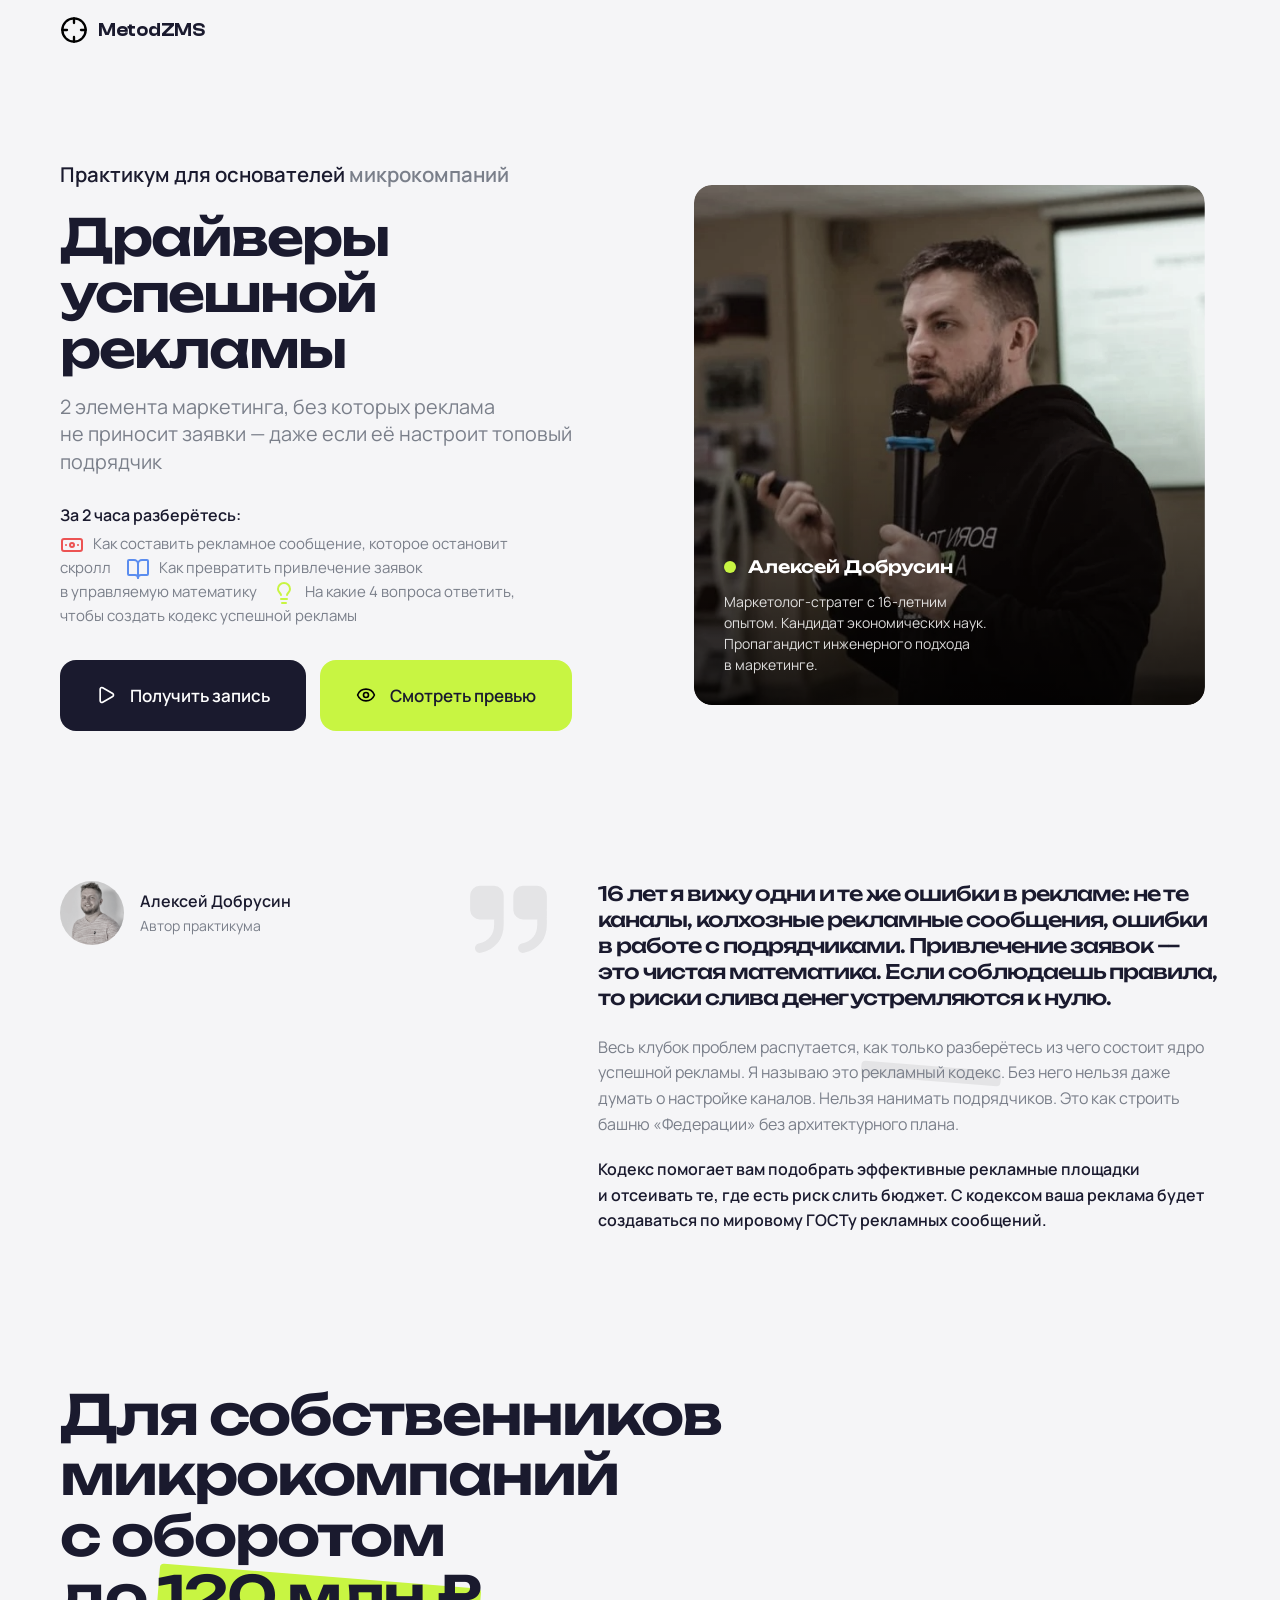
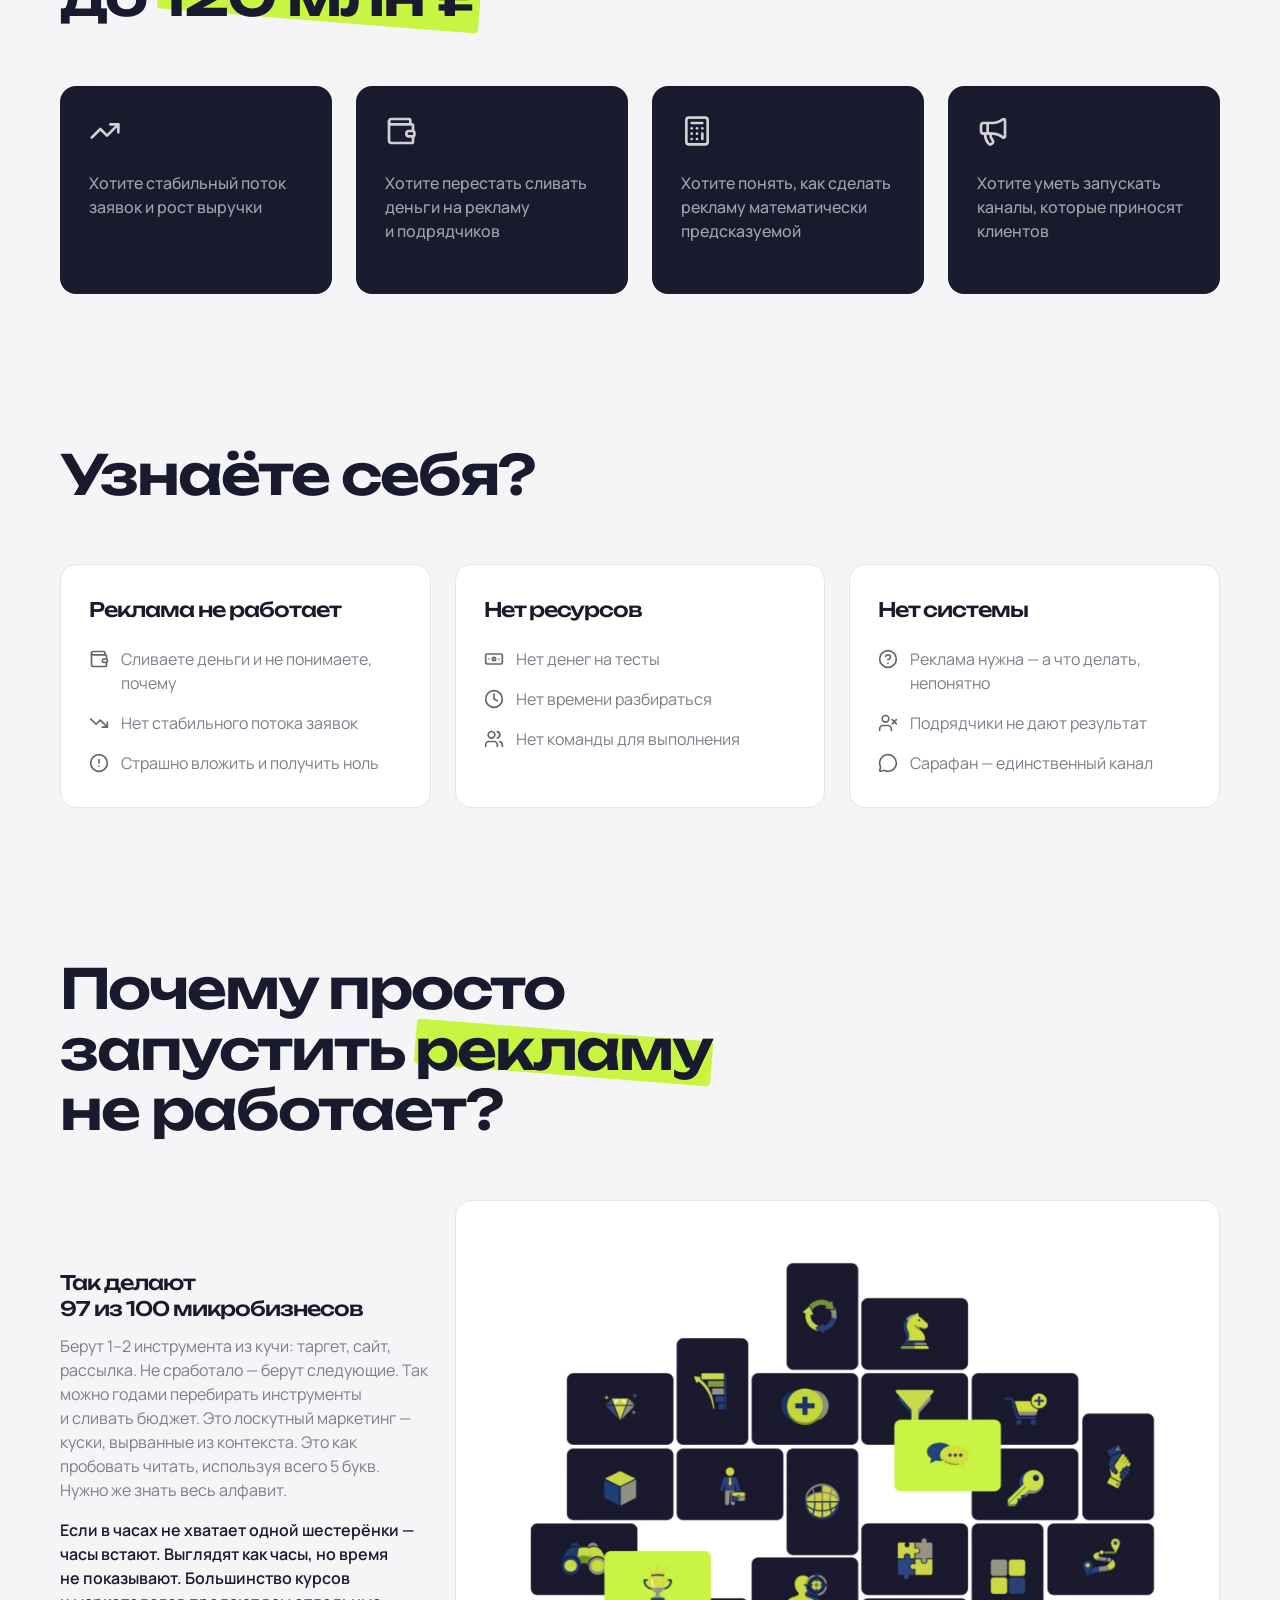
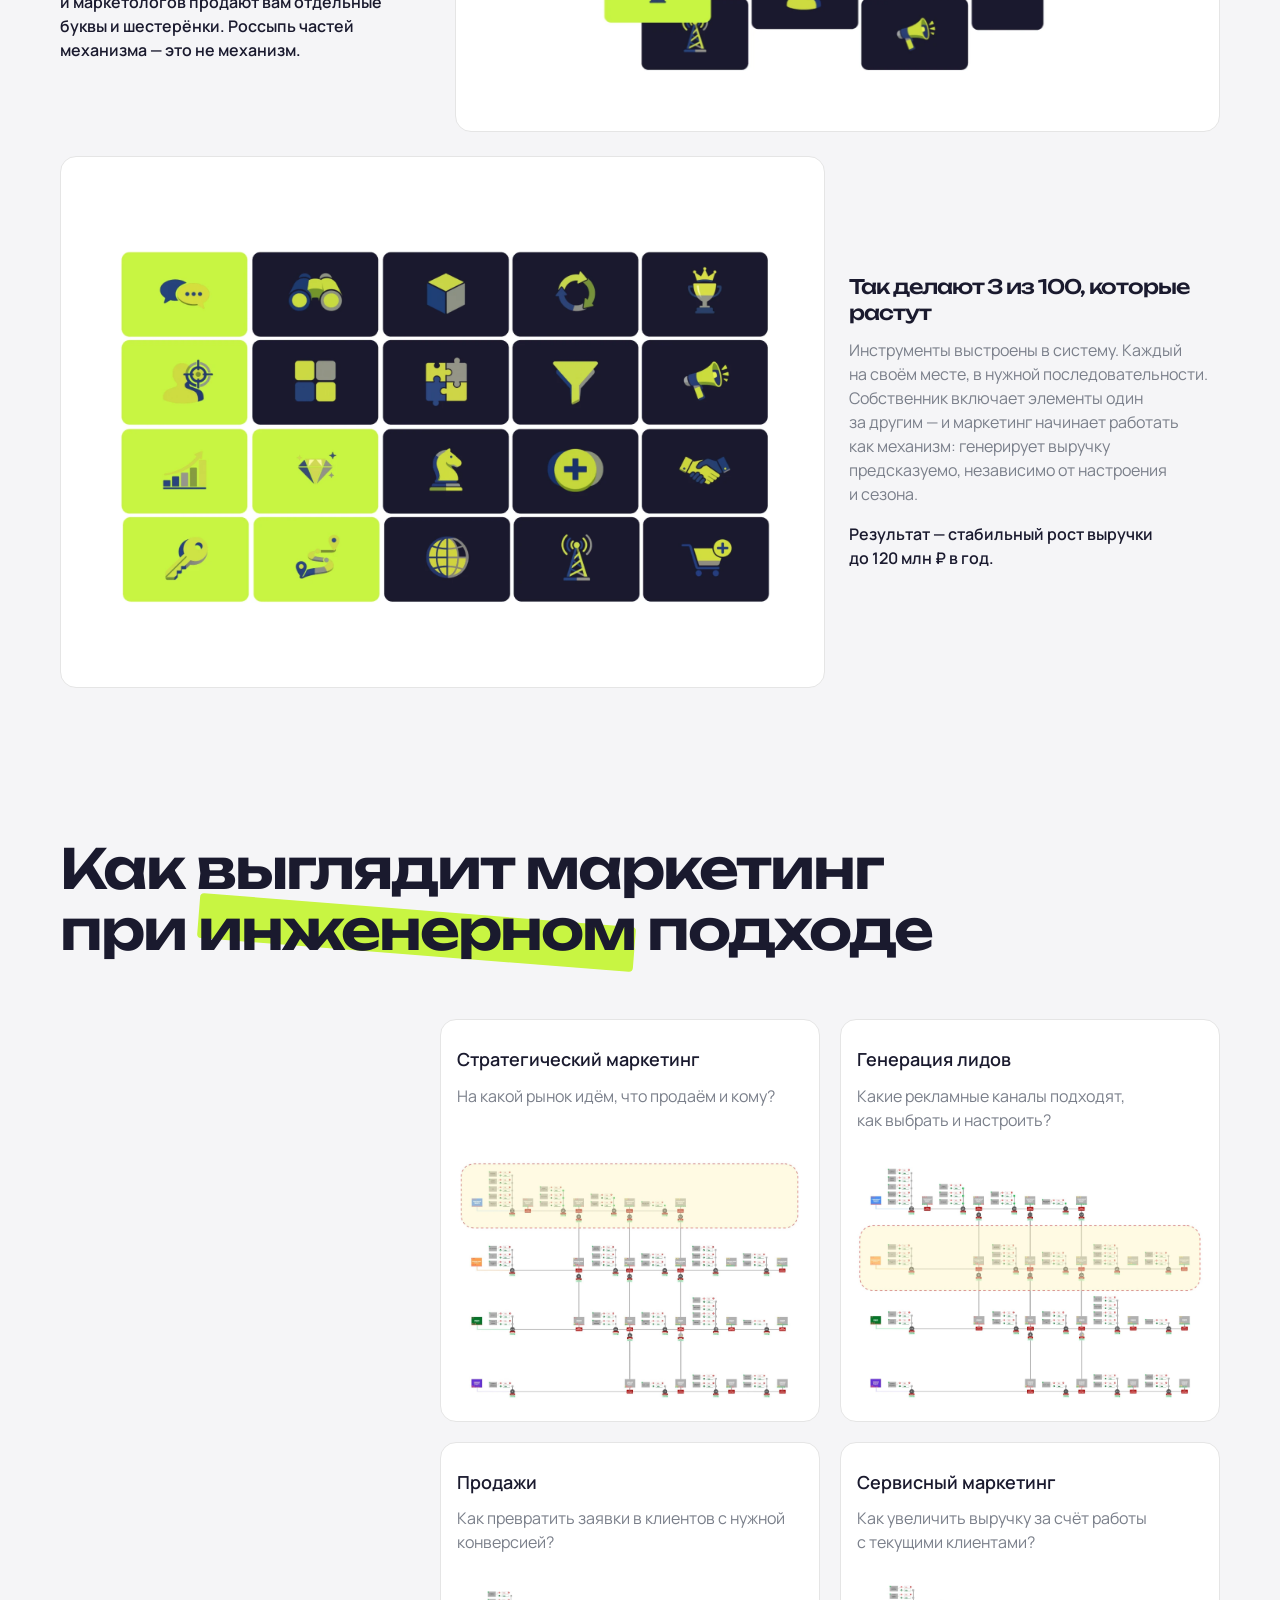
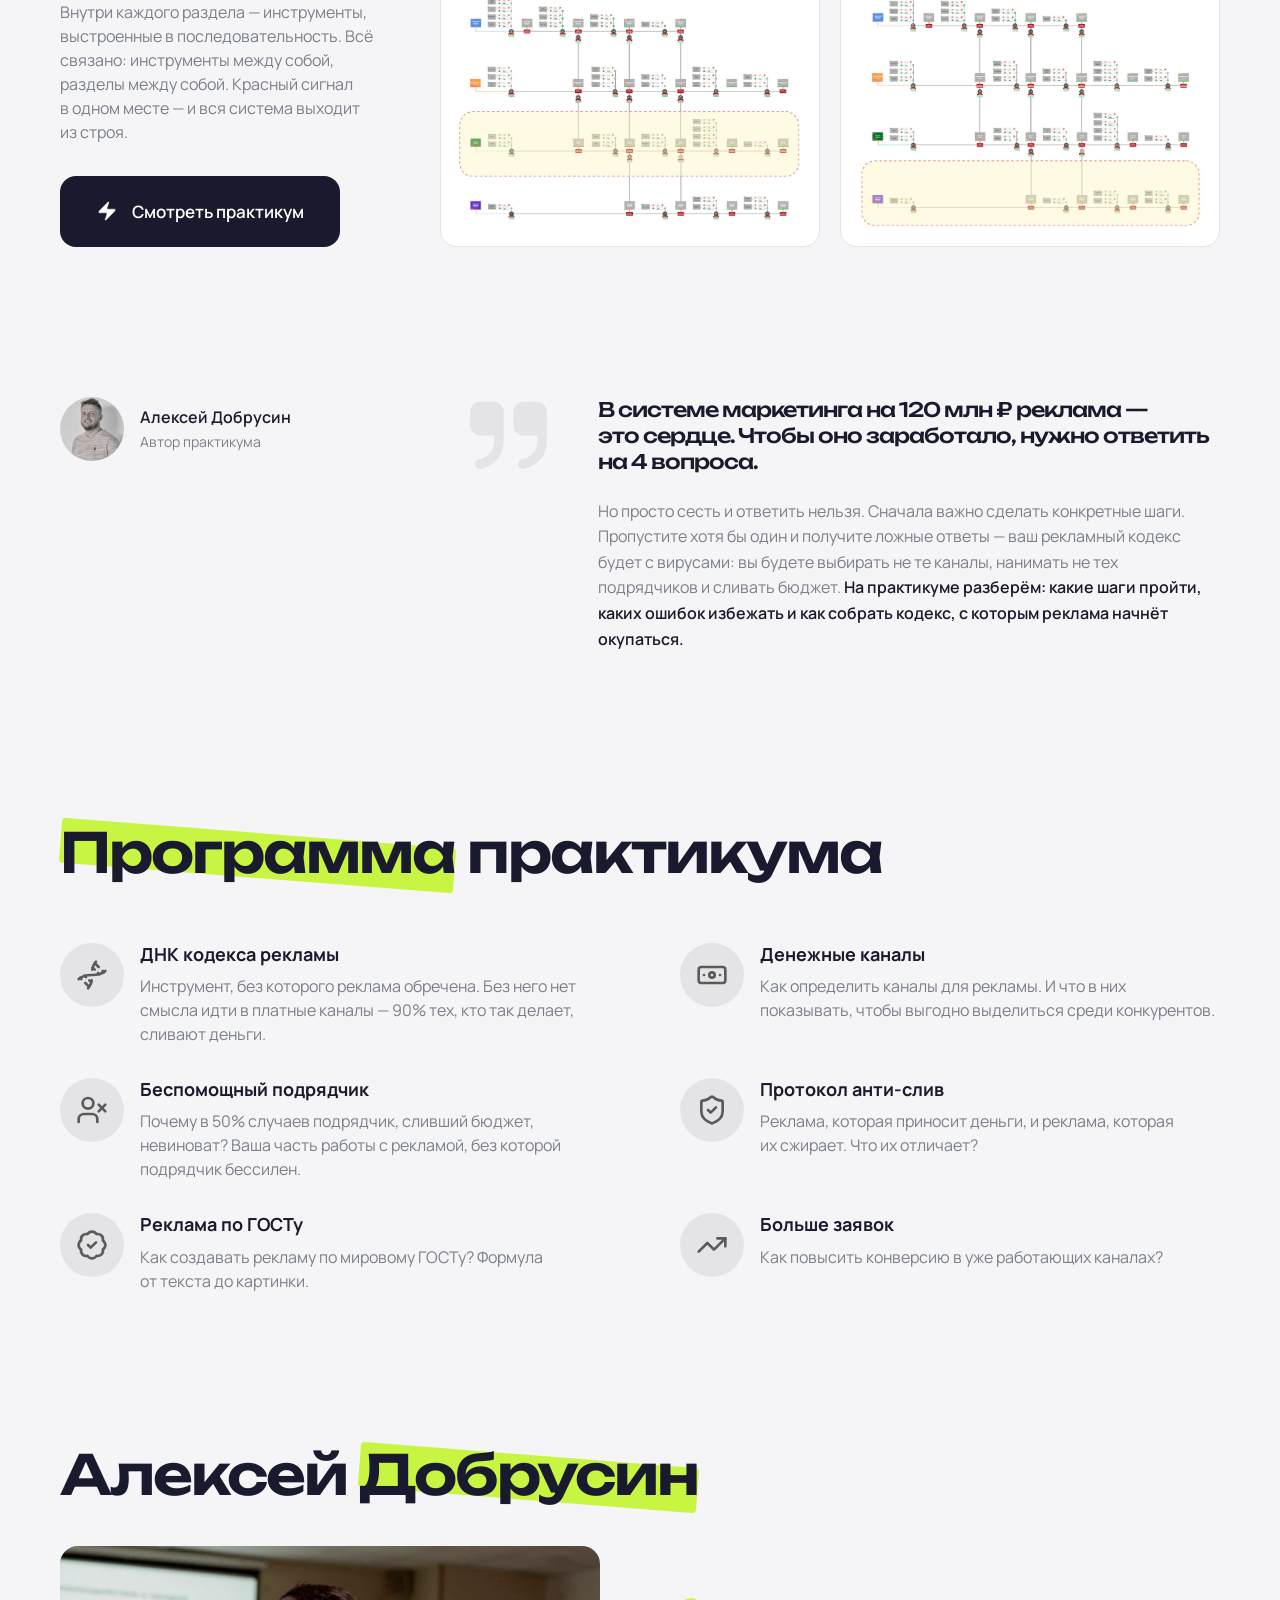
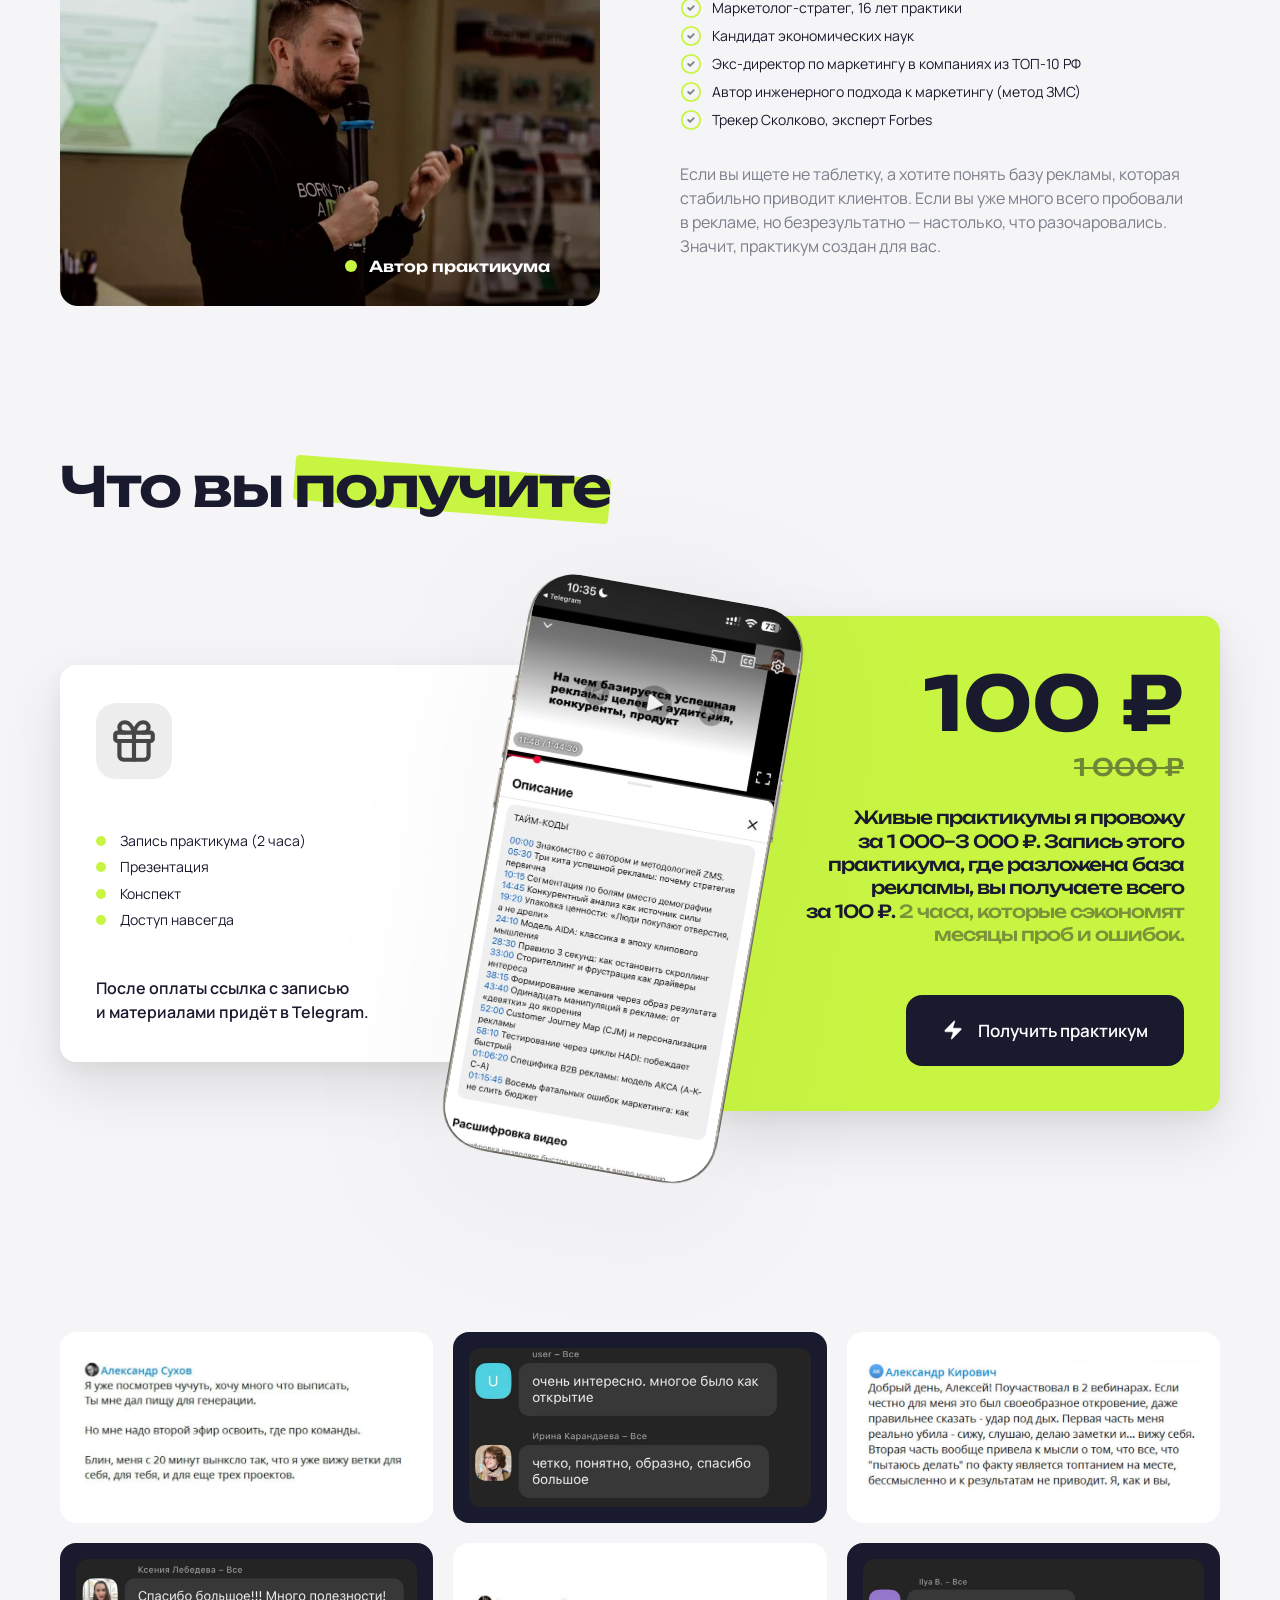
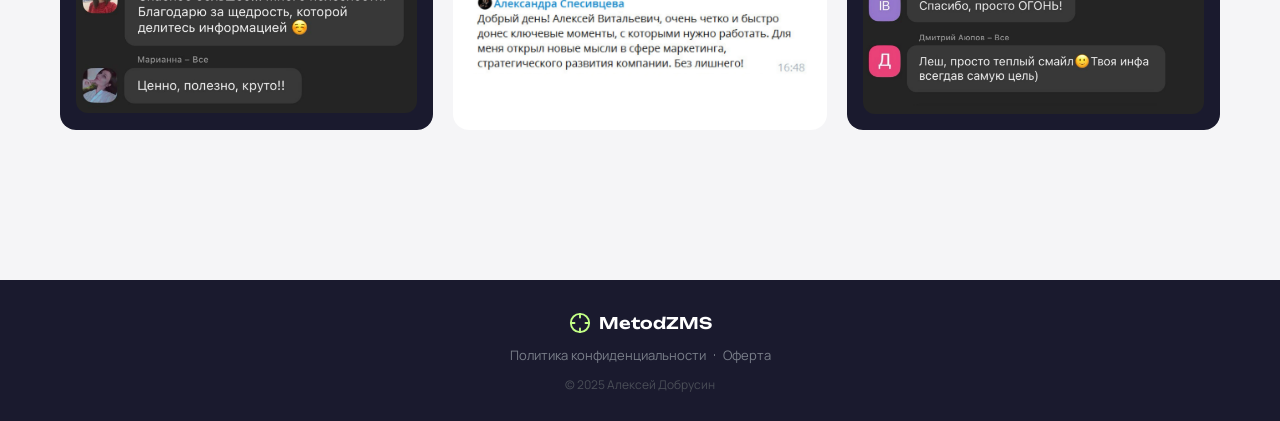
<file: index.html>
<!DOCTYPE html>
<html lang="en">
<head>
    <meta charset="UTF-8">
    <meta name="viewport" content="width=device-width, initial-scale=1.0">
    <title>Практикум Реклама — Метод ZMS</title>
    <link rel="icon" href="assets/icons/crosshair.svg" type="image/svg+xml">
    <link rel="preconnect" href="https://fonts.googleapis.com">
    <link rel="preconnect" href="https://fonts.gstatic.com" crossorigin>
    <link href="https://fonts.googleapis.com/css2?family=Chakra+Petch:wght@300;400;500;600;700&family=Manrope:wght@300;400;500;600;700&family=Unbounded:wght@300;400;500;600;700&display=swap" rel="stylesheet">
    <link rel="stylesheet" href="styles.css">
<!-- Yandex.Metrika counter -->
<script type="text/javascript">
    (function(m,e,t,r,i,k,a){
        m[i]=m[i]||function(){(m[i].a=m[i].a||[]).push(arguments)};
        m[i].l=1*new Date();
        for (var j = 0; j < document.scripts.length; j++) {if (document.scripts[j].src === r) { return; }}
        k=e.createElement(t),a=e.getElementsByTagName(t)[0],k.async=1,k.src=r,a.parentNode.insertBefore(k,a)
    })(window, document,'script','https://mc.yandex.ru/metrika/tag.js?id=103707469', 'ym');
    ym(103707469, 'init', {ssr:true, webvisor:true, clickmap:true, ecommerce:"dataLayer", referrer: document.referrer, url: location.href, accurateTrackBounce:true, trackLinks:true});
</script>
<noscript><div><img src="https://mc.yandex.ru/watch/103707469" style="position:absolute; left:-9999px;" alt="" /></div></noscript>
<!-- /Yandex.Metrika counter -->
</head>
<body>
    <!-- Navigation -->
    <nav class="navbar">
        <div class="nav-container">
            <div class="nav-left">
                <a href="#" class="logo">
                    <img src="assets/icons/crosshair.svg" alt="" class="logo-icon-img" width="28" height="28">
                    <span class="logo-text">MetodZMS</span>
                </a>
                <div class="nav-links">
                </div>
            </div>
            <div class="nav-right">
            </div>
        </div>
    </nav>

    <!-- Hero Section -->
    <section class="hero">
        <div class="hero-container">
            <div class="hero-left">
                <p class="hero-supra">Практикум для основателей <span class="supra-gray">микрокомпаний</span></p>
                <h1 class="hero-title">Драйверы успешной <span class="highlight-lime">рекламы</span></h1>
                <p class="hero-subtitle">2 элемента маркетинга, без которых реклама не приносит заявки — даже если её настроит топовый подрядчик</p>
                <div class="hero-descriptor-inline">
                    <p class="hero-descriptor-title">За 2 часа разберётесь:</p>
                    <p class="hero-descriptor-line">
                        <svg class="descriptor-icon icon-coral" width="24" height="24" viewBox="0 0 24 24" fill="none" stroke="currentColor" stroke-width="2" stroke-linecap="round" stroke-linejoin="round"><rect width="20" height="12" x="2" y="6" rx="2"/><circle cx="12" cy="12" r="2"/><path d="M6 12h.01M18 12h.01"/></svg>
                        <span>Как составить рекламное сообщение, которое остановит скролл</span>
                        <svg class="descriptor-icon icon-blue" width="24" height="24" viewBox="0 0 24 24" fill="none" stroke="currentColor" stroke-width="2" stroke-linecap="round" stroke-linejoin="round"><path d="M12 7v14"/><path d="M3 18a1 1 0 0 1-1-1V4a1 1 0 0 1 1-1h5a4 4 0 0 1 4 4 4 4 0 0 1 4-4h5a1 1 0 0 1 1 1v13a1 1 0 0 1-1 1h-6a3 3 0 0 0-3 3 3 3 0 0 0-3-3z"/></svg>
                        <span>Как превратить привлечение заявок в управляемую математику</span>
                        <svg class="descriptor-icon icon-lime" width="24" height="24" viewBox="0 0 24 24" fill="none" stroke="currentColor" stroke-width="2" stroke-linecap="round" stroke-linejoin="round"><path d="M15 14c.2-1 .7-1.7 1.5-2.5 1-.9 1.5-2.2 1.5-3.5A6 6 0 0 0 6 8c0 1 .2 2.2 1.5 3.5.7.7 1.3 1.5 1.5 2.5"/><path d="M9 18h6"/><path d="M10 22h4"/></svg>
                        <span>На какие 4 вопроса ответить, чтобы создать кодекс успешной рекламы</span>
                    </p>
                </div>
                <div class="hero-buttons">
                    <a href="#pricing" class="btn-primary">
                        <img src="assets/icons/play.svg" alt="" class="btn-icon btn-icon-white" width="20" height="20">
                        <span>Получить запись</span>
                    </a>
                    <a href="#" class="btn-secondary">
                        <img src="assets/icons/eye.svg" alt="" class="btn-icon" width="20" height="20">
                        <span>Смотреть превью</span>
                    </a>
                </div>
            </div>
            <div class="hero-right">
                <div class="hero-photo-block">
                    <img src="assets/images/ad_z.webp" alt="Алексей Добрусин" class="hero-photo">
                    <div class="hero-photo-gradient"></div>
                    <div class="hero-photo-overlay">
                        <div class="hero-photo-header">
                            <div class="hero-pulse-dot">
                                <div class="hero-pulse-wave"></div>
                                <div class="hero-pulse-wave hero-pulse-wave-delayed"></div>
                            </div>
                            <span class="hero-photo-name">Алексей Добрусин</span>
                        </div>
                        <p class="hero-photo-desc">Маркетолог-стратег с 16-летним опытом. Кандидат экономических наук. Пропагандист инженерного подхода в маркетинге.</p>
                    </div>
                </div>
            </div>
        </div>
    </section>

    <!-- Section 2: Author Quote -->
    <section class="author-quote-section">
        <div class="author-quote-container">
            <div class="author-quote-left">
                <div class="author-avatar">
                    <img src="assets/images/AD_1.webp" alt="Алексей Добрусин" loading="lazy">
                </div>
                <div class="author-info">
                    <p class="author-name">Алексей Добрусин</p>
                    <p class="author-role">Автор практикума</p>
                </div>
            </div>
            <div class="author-quote-right">
                <div class="quote-mark">
                    <img src="assets/icons/quote-tabler.svg?v=4" alt="" width="115" height="72">
                </div>
                <div class="quote-text-content">
                    <h2 class="author-quote-heading">16 лет я вижу одни и те же ошибки в рекламе: не те каналы, колхозные рекламные сообщения, ошибки в работе с подрядчиками. Привлечение заявок — это чистая математика. Если соблюдаешь правила, то риски слива денег устремляются к нулю.</h2>
                    <p class="author-quote-text">Весь клубок проблем распутается, как только разберётесь из чего состоит ядро успешной рекламы. Я называю это <span class="highlight-gray">рекламный кодекс</span>. Без него нельзя даже думать о настройке каналов. Нельзя нанимать подрядчиков. Это как строить башню «Федерации» без архитектурного плана.</p>
                    <p class="author-quote-final">Кодекс помогает вам подобрать эффективные рекламные площадки и отсеивать те, где есть риск слить бюджет. С кодексом ваша реклама будет создаваться по мировому ГОСТу рекламных сообщений.</p>
                </div>
            </div>
        </div>
    </section>

    <!-- Section 3: Desires (For whom) -->
    <section class="steps-section">
        <div class="steps-container">
            <div class="steps-header">
                <div class="steps-header-left">
                    <h2 class="steps-title">Для собственников микрокомпаний с оборотом до <span class="highlight-lime nowrap">120 млн ₽</span></h2>
                </div>
            </div>
            <div class="steps-grid steps-grid-4">
                <!-- Card 1 -->
                <div class="step-card">
                    <div class="step-card-corner step-card-corner-tl"></div>
                    <div class="step-card-corner step-card-corner-tr"></div>
                    <div class="step-card-corner step-card-corner-bl"></div>
                    <div class="step-card-corner step-card-corner-br"></div>
                    <div class="step-card-header">
                        <img src="assets/icons/trending-up.svg" alt="" class="step-card-icon">
                    </div>
                    <p class="step-card-text">Хотите стабильный поток заявок и рост выручки</p>
                </div>
                <!-- Card 2 -->
                <div class="step-card">
                    <div class="step-card-corner step-card-corner-tl"></div>
                    <div class="step-card-corner step-card-corner-tr"></div>
                    <div class="step-card-corner step-card-corner-bl"></div>
                    <div class="step-card-corner step-card-corner-br"></div>
                    <div class="step-card-header">
                        <img src="assets/icons/wallet.svg" alt="" class="step-card-icon">
                    </div>
                    <p class="step-card-text">Хотите перестать сливать деньги на рекламу и подрядчиков</p>
                </div>
                <!-- Card 3 -->
                <div class="step-card">
                    <div class="step-card-corner step-card-corner-tl"></div>
                    <div class="step-card-corner step-card-corner-tr"></div>
                    <div class="step-card-corner step-card-corner-bl"></div>
                    <div class="step-card-corner step-card-corner-br"></div>
                    <div class="step-card-header">
                        <img src="assets/icons/calculator.svg" alt="" class="step-card-icon">
                    </div>
                    <p class="step-card-text">Хотите понять, как сделать рекламу математически предсказуемой</p>
                </div>
                <!-- Card 4 -->
                <div class="step-card">
                    <div class="step-card-corner step-card-corner-tl"></div>
                    <div class="step-card-corner step-card-corner-tr"></div>
                    <div class="step-card-corner step-card-corner-bl"></div>
                    <div class="step-card-corner step-card-corner-br"></div>
                    <div class="step-card-header">
                        <img src="assets/icons/megaphone.svg" alt="" class="step-card-icon">
                    </div>
                    <p class="step-card-text">Хотите уметь запускать каналы, которые приносят клиентов</p>
                </div>
            </div>
        </div>
    </section>

    <!-- Section 4: Pains (Block 4) — Боли -->
    <section class="pains-section">
        <div class="pains-container">
            <h2 class="pains-title">Узнаёте себя?</h2>
            <div class="pains-grid">
                <!-- Card 1: Реклама не работает -->
                <div class="pain-card">
                    <h3 class="pain-card-title">Реклама не работает</h3>
                    <ul class="pain-list">
                        <li class="pain-item">
                            <img src="assets/icons/wallet.svg" alt="" class="pain-icon" width="20" height="20">
                            <span>Сливаете деньги и не понимаете, почему</span>
                        </li>
                        <li class="pain-item">
                            <img src="assets/icons/trending-down.svg" alt="" class="pain-icon" width="20" height="20">
                            <span>Нет стабильного потока заявок</span>
                        </li>
                        <li class="pain-item">
                            <img src="assets/icons/circle-alert.svg" alt="" class="pain-icon" width="20" height="20">
                            <span>Страшно вложить и получить ноль</span>
                        </li>
                    </ul>
                </div>
                <!-- Card 2: Нет ресурсов -->
                <div class="pain-card">
                    <h3 class="pain-card-title">Нет ресурсов</h3>
                    <ul class="pain-list">
                        <li class="pain-item">
                            <img src="assets/icons/banknote.svg" alt="" class="pain-icon" width="20" height="20">
                            <span>Нет денег на тесты</span>
                        </li>
                        <li class="pain-item">
                            <img src="assets/icons/clock.svg" alt="" class="pain-icon" width="20" height="20">
                            <span>Нет времени разбираться</span>
                        </li>
                        <li class="pain-item">
                            <img src="assets/icons/users.svg" alt="" class="pain-icon" width="20" height="20">
                            <span>Нет команды для выполнения</span>
                        </li>
                    </ul>
                </div>
                <!-- Card 3: Нет системы -->
                <div class="pain-card">
                    <h3 class="pain-card-title">Нет системы</h3>
                    <ul class="pain-list">
                        <li class="pain-item">
                            <img src="assets/icons/help-circle.svg" alt="" class="pain-icon" width="20" height="20">
                            <span>Реклама нужна — а что делать, непонятно</span>
                        </li>
                        <li class="pain-item">
                            <img src="assets/icons/user-x.svg" alt="" class="pain-icon" width="20" height="20">
                            <span>Подрядчики не дают результат</span>
                        </li>
                        <li class="pain-item">
                            <img src="assets/icons/message-circle.svg" alt="" class="pain-icon" width="20" height="20">
                            <span>Сарафан — единственный канал</span>
                        </li>
                    </ul>
                </div>
            </div>
        </div>
    </section>

    <!-- Section 5: Showcase -->
    <section class="showcase-section">
        <div class="showcase-container">
            <h2 class="showcase-title">Почему просто<br>запустить <span class="highlight-lime">рекламу</span><br>не работает?</h2>
            <div class="showcase-grid">
                <!-- Card 1: только текст (без карточки) -->
                <div class="showcase-text-block">
                    <h3 class="showcase-card-heading">Так делают 97 из 100 микробизнесов</h3>
                    <p class="showcase-card-text">Берут 1–2 инструмента из кучи: таргет, сайт, рассылка. Не сработало — берут следующие. Так можно годами перебирать инструменты и сливать бюджет. Это лоскутный маркетинг — куски, вырванные из контекста. Это как пробовать читать, используя всего 5 букв. Нужно же знать весь алфавит.</p>
                    <p class="showcase-card-text" style="margin-top: 16px; color: #1a1a2e; font-weight: 600;">Если в часах не хватает одной шестерёнки — часы встают. Выглядят как часы, но время не показывают. Большинство курсов и маркетологов продают вам отдельные буквы и шестерёнки. Россыпь частей механизма — это не механизм.</p>
                </div>
                <!-- Card 2: изображение X -->
                <div class="showcase-card">
                    <img src="assets/images/x.webp" alt="Инструменты без системы" class="showcase-card-image" loading="lazy">
                </div>
                <!-- Card 3: изображение P -->
                <div class="showcase-card">
                    <img src="assets/images/p.webp" alt="Система инструментов" class="showcase-card-image" loading="lazy">
                </div>
                <!-- Card 4: только текст (без карточки) -->
                <div class="showcase-text-block">
                    <h3 class="showcase-card-heading">Так делают 3 из 100, которые растут</h3>
                    <p class="showcase-card-text">Инструменты выстроены в систему. Каждый на своём месте, в нужной последовательности. Собственник включает элементы один за другим — и маркетинг начинает работать как механизм: генерирует выручку предсказуемо, независимо от настроения и сезона.</p>
                    <p class="showcase-card-text" style="margin-top: 16px; color: #1a1a2e; font-weight: 600;">Результат — стабильный рост выручки до 120 млн ₽ в год.</p>
                </div>
            </div>
        </div>
    </section>

    <!-- Section 6: Features (Block 6 — Структура маркетинга) -->
    <section class="features-section">
        <div class="features-container">
            <h2 class="features-title">Как выглядит маркетинг<br>при <span class="highlight-lime">инженерном</span> подходе</h2>
            <div class="features-body">
                <div class="features-left">
                    <p class="features-desc">Внутри каждого раздела — инструменты, выстроенные в последовательность. Всё связано: инструменты между собой, разделы между собой. Красный сигнал в одном месте — и вся система выходит из строя.</p>
                    <a href="#pricing" class="btn-primary">
                        <img src="assets/icons/zap.svg" alt="" class="btn-icon btn-icon-white" width="22" height="22">
                        <span>Смотреть практикум</span>
                    </a>
                </div>
                <div class="features-grid">
                <div class="feature-card">
                    <h3 class="feature-card-title">Стратегический маркетинг</h3>
                    <p class="feature-card-text">На какой рынок идём, что продаём и кому?</p>
                    <div class="feature-card-image">
                        <img src="assets/images/ZMS_ST.webp" alt="Стратегический маркетинг" loading="lazy">
                    </div>
                </div>
                <div class="feature-card">
                    <h3 class="feature-card-title">Генерация лидов</h3>
                    <p class="feature-card-text">Какие рекламные каналы подходят, как выбрать и настроить?</p>
                    <div class="feature-card-image">
                        <img src="assets/images/ZMS_R.webp" alt="Генерация лидов" loading="lazy">
                    </div>
                </div>
                <div class="feature-card">
                    <h3 class="feature-card-title">Продажи</h3>
                    <p class="feature-card-text">Как превратить заявки в клиентов с нужной конверсией?</p>
                    <div class="feature-card-image">
                        <img src="assets/images/ZMS_P.webp" alt="Продажи" loading="lazy">
                    </div>
                </div>
                <div class="feature-card">
                    <h3 class="feature-card-title">Сервисный маркетинг</h3>
                    <p class="feature-card-text">Как увеличить выручку за счёт работы с текущими клиентами?</p>
                    <div class="feature-card-image">
                        <img src="assets/images/ZMZ_S.webp" alt="Сервисный маркетинг" loading="lazy">
                    </div>
                </div>
            </div>
                <div class="features-bottom-mobile">
                    <p class="features-desc">Внутри каждого раздела — инструменты, выстроенные в последовательность. Всё связано: инструменты между собой, разделы между собой. Красный сигнал в одном месте — и вся система выходит из строя.</p>
                    <a href="#pricing" class="btn-primary">
                        <img src="assets/icons/zap.svg" alt="" class="btn-icon btn-icon-white" width="22" height="22">
                        <span>Смотреть практикум</span>
                    </a>
                </div>
            </div>
        </div>
    </section>

    <!-- Section 7: Author Quote 2 (Bridge to Practicum) -->
    <section class="author-quote-section no-padding-top">
        <div class="author-quote-container">
            <div class="author-quote-left">
                <div class="author-avatar">
                    <img src="assets/images/AD_1.webp" alt="Алексей Добрусин" loading="lazy">
                </div>
                <div class="author-info">
                    <p class="author-name">Алексей Добрусин</p>
                    <p class="author-role">Автор практикума</p>
                </div>
            </div>
            <div class="author-quote-right">
                <div class="quote-mark">
                    <img src="assets/icons/quote-tabler.svg?v=4" alt="" width="115" height="72">
                </div>
                <div class="quote-text-content">
                    <h2 class="author-quote-heading">В системе маркетинга на 120 млн ₽ реклама — это сердце. Чтобы оно заработало, нужно ответить на 4 вопроса.</h2>
                    <p class="author-quote-text">Но просто сесть и ответить нельзя. Сначала важно сделать конкретные шаги. Пропустите хотя бы один и получите ложные ответы — ваш рекламный кодекс будет с вирусами: вы будете выбирать не те каналы, нанимать не тех подрядчиков и сливать бюджет. <span style="font-weight: 600; color: #1a1a2e;">На практикуме разберём: какие шаги пройти, каких ошибок избежать и как собрать кодекс, с которым реклама начнёт окупаться.</span></p>
                </div>
            </div>
        </div>
    </section>

    <!-- Section 8: Program (Block 8 — Программа практикума) -->
    <section class="program-section">
        <div class="program-container">
            <h2 class="program-title"><span class="highlight-lime">Программа</span> практикума</h2>
            <div class="program-grid">
                <!-- Row 1 -->
                <div class="program-item">
                    <div class="program-icon">
                        <img src="assets/icons/dna.svg" alt="" width="24" height="24">
                    </div>
                    <div class="program-content">
                        <h3 class="program-item-title">ДНК кодекса рекламы</h3>
                        <p class="program-item-text">Инструмент, без которого реклама обречена. Без него нет смысла идти в платные каналы — 90% тех, кто так делает, сливают деньги.</p>
                    </div>
                </div>
                <div class="program-item">
                    <div class="program-icon">
                        <img src="assets/icons/banknote.svg" alt="" width="24" height="24">
                    </div>
                    <div class="program-content">
                        <h3 class="program-item-title">Денежные каналы</h3>
                        <p class="program-item-text">Как определить каналы для рекламы. И что в них показывать, чтобы выгодно выделиться среди конкурентов.</p>
                    </div>
                </div>
                <!-- Row 2 -->
                <div class="program-item">
                    <div class="program-icon">
                        <img src="assets/icons/user-x.svg" alt="" width="24" height="24">
                    </div>
                    <div class="program-content">
                        <h3 class="program-item-title">Беспомощный подрядчик</h3>
                        <p class="program-item-text">Почему в 50% случаев подрядчик, сливший бюджет, невиноват? Ваша часть работы с рекламой, без которой подрядчик бессилен.</p>
                    </div>
                </div>
                <div class="program-item">
                    <div class="program-icon">
                        <img src="assets/icons/shield-check.svg" alt="" width="24" height="24">
                    </div>
                    <div class="program-content">
                        <h3 class="program-item-title">Протокол анти-слив</h3>
                        <p class="program-item-text">Реклама, которая приносит деньги, и реклама, которая их сжирает. Что их отличает?</p>
                    </div>
                </div>
                <!-- Row 3 -->
                <div class="program-item">
                    <div class="program-icon">
                        <img src="assets/icons/badge-check.svg" alt="" width="24" height="24">
                    </div>
                    <div class="program-content">
                        <h3 class="program-item-title">Реклама по ГОСТу</h3>
                        <p class="program-item-text">Как создавать рекламу по мировому ГОСТу? Формула от текста до картинки.</p>
                    </div>
                </div>
                <div class="program-item">
                    <div class="program-icon">
                        <img src="assets/icons/trending-up.svg" alt="" width="24" height="24">
                    </div>
                    <div class="program-content">
                        <h3 class="program-item-title">Больше заявок</h3>
                        <p class="program-item-text">Как повысить конверсию в уже работающих каналах?</p>
                    </div>
                </div>
            </div>
        </div>
    </section>

    <!-- Section 9: Career (photo + text) -->
    <section class="career-section">
        <h2 class="career-heading">Алексей <span class="highlight-lime">Добрусин</span></h2>
        <div class="career-container">
            <div class="career-image">
                <img src="assets/images/ad_z.webp" alt="">
                <div class="career-overlay">
                    <div class="career-dot"></div>
                    <span class="career-overlay-label">Автор практикума</span>
                </div>
            </div>
            <div class="career-content">
                <ul class="career-checklist">
                    <li class="career-checklist-item">
                        <img src="assets/icons/circle-check-lime.svg" alt="" class="career-check-icon" width="22" height="22">
                        <span>Маркетолог-стратег, 16 лет практики</span>
                    </li>
                    <li class="career-checklist-item">
                        <img src="assets/icons/circle-check-lime.svg" alt="" class="career-check-icon" width="22" height="22">
                        <span>Кандидат экономических наук</span>
                    </li>
                    <li class="career-checklist-item">
                        <img src="assets/icons/circle-check-lime.svg" alt="" class="career-check-icon" width="22" height="22">
                        <span>Экс-директор по маркетингу в компаниях из ТОП-10 РФ</span>
                    </li>
                    <li class="career-checklist-item">
                        <img src="assets/icons/circle-check-lime.svg" alt="" class="career-check-icon" width="22" height="22">
                        <span>Автор инженерного подхода к маркетингу (метод ЗМС)</span>
                    </li>
                    <li class="career-checklist-item">
                        <img src="assets/icons/circle-check-lime.svg" alt="" class="career-check-icon" width="22" height="22">
                        <span>Трекер Сколково, эксперт Forbes</span>
                    </li>
                </ul>
                <p class="career-text">Если вы ищете не таблетку, а хотите понять базу рекламы, которая стабильно приводит клиентов. Если вы уже много всего пробовали в рекламе, но безрезультатно — настолько, что разочаровались. Значит, практикум создан для вас.</p>
            </div>
        </div>
    </section>

    <!-- Section 8: Final CTA -->
    <section class="final-section" id="pricing">
        <h2 class="final-heading">Что вы <span class="highlight-lime">получите</span></h2>
        <div class="final-container">
            <div class="final-card final-card-light">
                <div class="final-gift-icon">
                    <img src="assets/icons/gift.svg" alt="" width="50" height="50">
                </div>
                <div class="final-bonus-list">
                    <div class="final-bonus-item">
                        <span class="final-bonus-dot"></span>
                        <p class="final-bonus-text">Запись практикума (2 часа)</p>
                    </div>
                    <div class="final-bonus-item">
                        <span class="final-bonus-dot"></span>
                        <p class="final-bonus-text">Презентация</p>
                    </div>
                    <div class="final-bonus-item">
                        <span class="final-bonus-dot"></span>
                        <p class="final-bonus-text">Конспект</p>
                    </div>
                    <div class="final-bonus-item">
                        <span class="final-bonus-dot"></span>
                        <p class="final-bonus-text">Доступ навсегда</p>
                    </div>
                </div>
                <p class="final-bonus-note">После оплаты ссылка с записью и материалами придёт в Telegram.</p>
            </div>
            <div class="final-phone">
                <div class="final-phone-frame">
                    <img src="assets/images/16 Pro Max - Natural Titanium.webp" alt="" class="final-phone-device" loading="lazy">
                    <img src="assets/images/P_2.jpg" alt="" class="final-phone-screen">
                </div>
            </div>
            <div class="final-card final-card-dark">
                <h2 class="final-dark-price">100₽</h2>
                <p class="final-dark-old-price"><s>1 000₽</s></p>
                <h3 class="final-card-heading">Живые практикумы я провожу за 1&nbsp;000–3&nbsp;000&nbsp;₽. Запись этого практикума, где разложена база рекламы, вы получаете всего за 100&nbsp;₽. <span class="text-muted">2 часа, которые сэкономят месяцы проб и ошибок.</span></h3>
                <a href="https://payform.ru/6waHCXA/" class="btn-primary final-cta" target="_blank" rel="noopener">
                    <img src="assets/icons/zap.svg" alt="" class="btn-icon btn-icon-white" width="22" height="22">
                    <span>Получить практикум</span>
                </a>
                <div class="final-phone-inline">
                    <div class="final-phone-frame">
                        <img src="assets/images/16 Pro Max - Natural Titanium.webp" alt="" class="final-phone-device" loading="lazy">
                        <img src="assets/images/P_2.jpg" alt="" class="final-phone-screen">
                    </div>
                </div>
            </div>
        </div>
    </section>

    <!-- Section: Reviews (Блок 11) -->
    <section class="reviews-section">
        <div class="reviews-container">
            <div class="reviews-grid">
                <!-- Row 1: light, dark, light -->
                <div class="review-card review-card-light">
                    <img src="assets/images/otz_1.webp" alt="Отзыв" class="review-image" loading="lazy">
                </div>
                <div class="review-card review-card-dark">
                    <img src="assets/images/otz_4.webp" alt="Отзыв" class="review-image" loading="lazy">
                </div>
                <div class="review-card review-card-light">
                    <img src="assets/images/otz_2.webp" alt="Отзыв" class="review-image" loading="lazy">
                </div>
                <!-- Row 2: dark, light, dark -->
                <div class="review-card review-card-dark">
                    <img src="assets/images/otz_5.webp" alt="Отзыв" class="review-image" loading="lazy">
                </div>
                <div class="review-card review-card-light">
                    <img src="assets/images/otz_3.webp" alt="Отзыв" class="review-image" loading="lazy">
                </div>
                <div class="review-card review-card-dark">
                    <img src="assets/images/otz_6.webp" alt="Отзыв" class="review-image" loading="lazy">
                </div>
            </div>
        </div>
    </section>

    <!-- Section 6: Showcase 2 (дубль секции 5) — СКРЫТА, сохранена на будущее -->
    <section class="showcase-section showcase-section-2" style="display: none;">
        <div class="showcase-container">
            <h2 class="showcase-title">В чем приемущество<br><span class="highlight-lime">инженерного</span> подхода?</h2>
            <div class="showcase-grid">
                <!-- Card 1: только текст (без карточки) -->
                <div class="showcase-text-block">
                    <h3 class="showcase-card-heading">Инструменты без системы не работают</h3>
                    <p class="showcase-card-text">Представьте механические часы. Если внутри не хватает одной шестерёнки — часы встают. Выглядят как часы, но время не показывают. Большинство курсов и маркетологов продают вам отдельные шестерёнки: рилсы, автоворонки, скрипты. Но россыпь запчастей — это ещё не механизм.</p>
                </div>
                <!-- Card 2: визуальная карточка -->
                <div class="showcase-card">
                    <div class="showcase-card-visual showcase-visual-2">
                        <div class="sc2-card sc2-card-left">
                            <div class="sc2-label"></div>
                            <div class="sc2-bars">
                                <div class="sc2-bar" style="height:40%"></div>
                                <div class="sc2-bar" style="height:60%"></div>
                                <div class="sc2-bar" style="height:50%"></div>
                            </div>
                            <div class="sc2-card-title"></div>
                            <div class="sc2-card-sub"></div>
                        </div>
                        <div class="sc2-card sc2-card-center">
                            <div class="sc2-tabs">
                                <div class="sc2-tab sc2-tab-active"></div>
                                <div class="sc2-tab"></div>
                            </div>
                            <div class="sc2-content">
                                <div class="sc2-globe"></div>
                                <div class="sc2-chart-bars">
                                    <div class="sc2-bar" style="height:30%"></div>
                                    <div class="sc2-bar" style="height:70%"></div>
                                    <div class="sc2-bar" style="height:50%"></div>
                                    <div class="sc2-bar" style="height:90%"></div>
                                </div>
                                <div class="sc2-badge">+6</div>
                            </div>
                            <div class="sc2-card-title"></div>
                            <div class="sc2-card-sub"></div>
                        </div>
                        <div class="sc2-card sc2-card-right">
                            <div class="sc2-label"></div>
                            <div class="sc2-line-chart"></div>
                            <div class="sc2-card-title"></div>
                            <div class="sc2-card-sub"></div>
                        </div>
                    </div>
                </div>
                <!-- Card 3: визуальная карточка -->
                <div class="showcase-card">
                    <div class="showcase-card-visual showcase-visual-3">
                        <div class="sc3-left">
                            <div class="sc3-panel sc3-panel-bars">
                                <div class="sc3-mini-bars">
                                    <div class="sc3-mbar" style="height:20%"></div>
                                    <div class="sc3-mbar" style="height:30%"></div>
                                    <div class="sc3-mbar" style="height:25%"></div>
                                    <div class="sc3-mbar" style="height:40%"></div>
                                    <div class="sc3-mbar" style="height:55%"></div>
                                    <div class="sc3-mbar" style="height:70%"></div>
                                    <div class="sc3-mbar" style="height:65%"></div>
                                    <div class="sc3-mbar" style="height:80%"></div>
                                    <div class="sc3-mbar" style="height:90%"></div>
                                    <div class="sc3-mbar" style="height:85%"></div>
                                </div>
                                <div class="sc3-axis-labels">
                                    <span>Q1</span><span>Q3</span><span>Q4</span><span>Q1</span><span>Q2</span>
                                </div>
                            </div>
                            <div class="sc3-panel sc3-panel-line">
                                <div class="sc3-line-area"></div>
                                <div class="sc3-axis-labels">
                                    <span>May</span><span>June</span><span>July</span><span>August</span>
                                </div>
                            </div>
                        </div>
                        <div class="sc3-right">
                            <div class="sc3-add-panel">
                                <div class="sc3-add-label">Add chart</div>
                                <div class="sc3-add-icon">+</div>
                            </div>
                        </div>
                    </div>
                </div>
                <!-- Card 4: только текст (без карточки) -->
                <div class="showcase-text-block">
                    <h3 class="showcase-card-heading">Инженерный подход — это сборка механизма</h3>
                    <p class="showcase-card-text">Мы выстраиваем инструменты в правильной последовательности, чтобы они работали вместе. Не набор запчастей, а механизм, который генерирует выручку — предсказуемо, независимо от вашего настроения и сезона.</p>
                </div>
            </div>
        </div>
    </section>

    <!-- Footer -->
    <footer class="site-footer">
        <div class="footer-container">
            <a href="#" class="logo footer-logo">
                <img src="assets/icons/crosshair.svg" alt="" class="footer-icon" width="22" height="22">
                <span class="footer-logo-text">MetodZMS</span>
            </a>
            <div class="footer-links">
                <a href="/privacy" class="footer-link" target="_blank">Политика конфиденциальности</a>
                <span class="footer-divider">·</span>
                <a href="/offer" class="footer-link" target="_blank">Оферта</a>
            </div>
            <p class="footer-copyright">© 2025 Алексей Добрусин</p>
        </div>
    </footer>

    <!-- Video Modal -->
    <div class="video-modal" id="videoModal">
        <div class="video-modal-overlay"></div>
        <div class="video-modal-container">
            <button class="video-modal-close" id="videoModalClose">
                <img src="assets/icons/x.svg" alt="Закрыть" width="24" height="24">
            </button>
            <div class="video-modal-player">
                <img src="assets/images/ad_z.webp" alt="Превью видео" class="video-placeholder" id="videoPreview">
                <div class="video-play-button" id="videoPlayBtn">
                    <img src="assets/icons/youtube-logo-fill.svg" alt="Воспроизвести">
                </div>
                <div class="video-loading-spinner" id="videoSpinner"></div>
                <iframe id="kinescope-player" src="" allow="autoplay; fullscreen; picture-in-picture; encrypted-media; gyroscope; accelerometer; clipboard-write; screen-wake-lock;" frameborder="0" allowfullscreen style="position: absolute; width: 100%; height: 100%; top: 0; left: 0; z-index: 1;"></iframe>
            </div>
        </div>
    </div>

    <script src="script.js"></script>
</body>
</html>
</file>
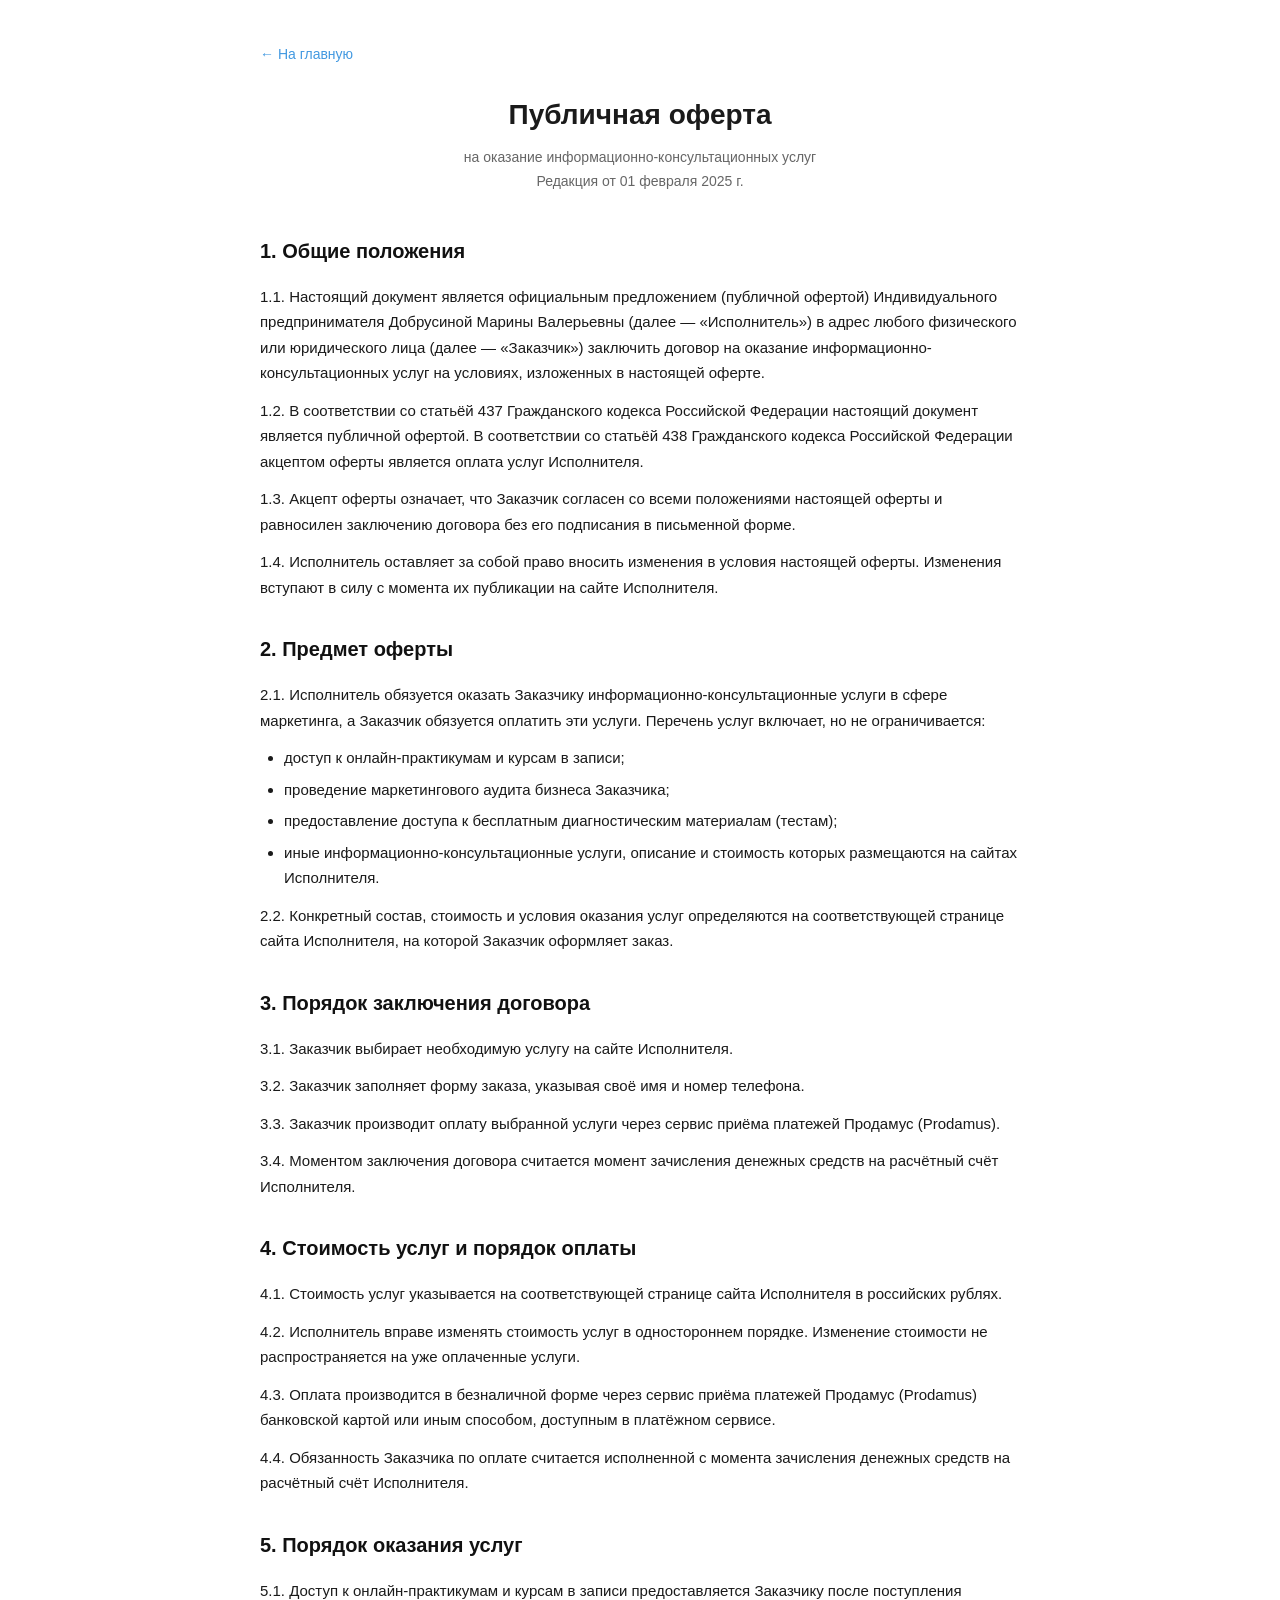
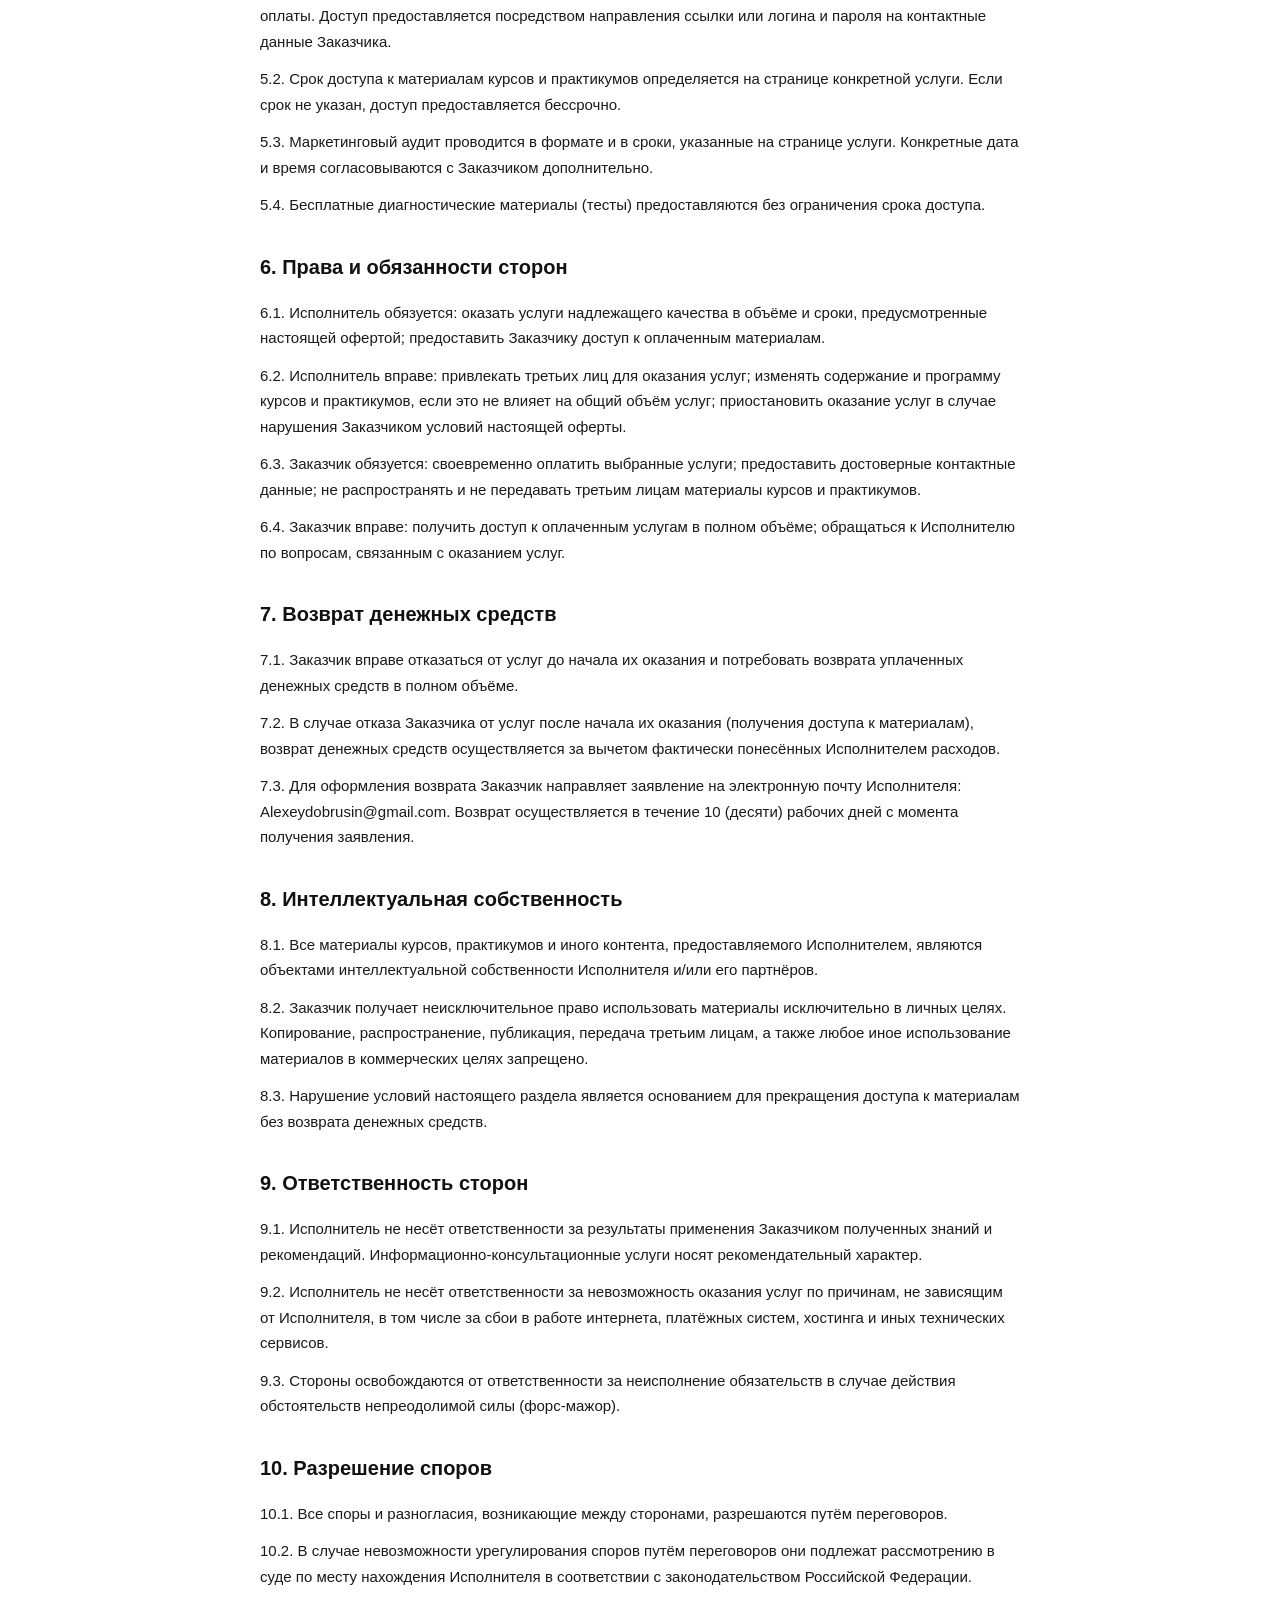
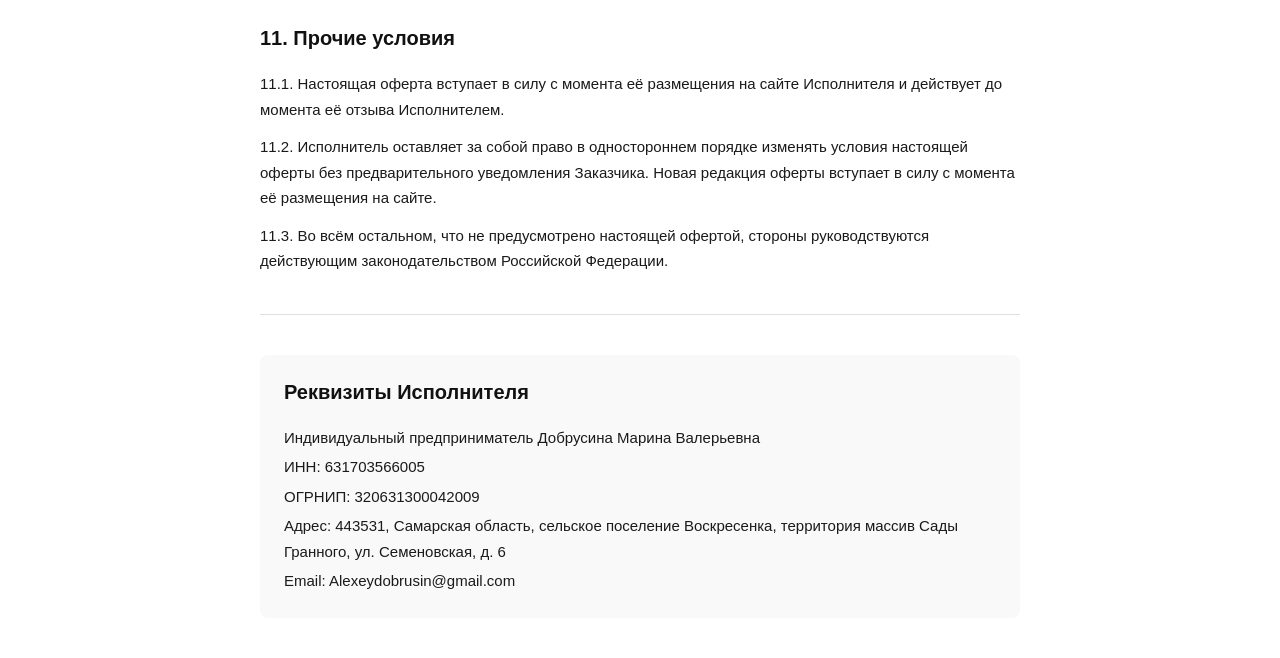
<file: offer.html>
<!DOCTYPE html>
<html lang="ru">
<head>
    <meta charset="UTF-8">
    <meta name="viewport" content="width=device-width, initial-scale=1.0">
    <title>Публичная оферта</title>
    <style>
        * { margin: 0; padding: 0; box-sizing: border-box; }
        body {
            font-family: -apple-system, BlinkMacSystemFont, 'Segoe UI', Roboto, sans-serif;
            line-height: 1.7;
            color: #1a1a1a;
            background: #fff;
            padding: 40px 20px;
            max-width: 800px;
            margin: 0 auto;
        }
        h1 {
            font-size: 28px;
            font-weight: 700;
            margin-bottom: 8px;
            text-align: center;
        }
        .subtitle {
            text-align: center;
            color: #666;
            margin-bottom: 40px;
            font-size: 14px;
        }
        h2 {
            font-size: 20px;
            font-weight: 600;
            margin: 32px 0 16px;
            color: #111;
        }
        p {
            margin-bottom: 12px;
            font-size: 15px;
        }
        ul {
            margin: 8px 0 12px 24px;
            font-size: 15px;
        }
        li { margin-bottom: 6px; }
        hr {
            border: none;
            border-top: 1px solid #e0e0e0;
            margin: 40px 0;
        }
        .requisites {
            background: #f9f9f9;
            padding: 20px 24px;
            border-radius: 8px;
            font-size: 14px;
        }
        .requisites p { margin-bottom: 4px; }
        .back-link {
            display: inline-block;
            margin-bottom: 24px;
            color: #4299e1;
            text-decoration: none;
            font-size: 14px;
        }
        .back-link:hover { text-decoration: underline; }
    </style>
<!-- Yandex.Metrika counter -->
<script type="text/javascript">
    (function(m,e,t,r,i,k,a){
        m[i]=m[i]||function(){(m[i].a=m[i].a||[]).push(arguments)};
        m[i].l=1*new Date();
        for (var j = 0; j < document.scripts.length; j++) {if (document.scripts[j].src === r) { return; }}
        k=e.createElement(t),a=e.getElementsByTagName(t)[0],k.async=1,k.src=r,a.parentNode.insertBefore(k,a)
    })(window, document,'script','https://mc.yandex.ru/metrika/tag.js?id=103707469', 'ym');
    ym(103707469, 'init', {ssr:true, webvisor:true, clickmap:true, ecommerce:"dataLayer", referrer: document.referrer, url: location.href, accurateTrackBounce:true, trackLinks:true});
</script>
<noscript><div><img src="https://mc.yandex.ru/watch/103707469" style="position:absolute; left:-9999px;" alt="" /></div></noscript>
<!-- /Yandex.Metrika counter -->
</head>
<body>
    <a href="/landing" class="back-link">&larr; На главную</a>

    <h1>Публичная оферта</h1>
    <p class="subtitle">на оказание информационно-консультационных услуг<br>Редакция от 01 февраля 2025 г.</p>

    <h2>1. Общие положения</h2>
    <p>1.1. Настоящий документ является официальным предложением (публичной офертой) Индивидуального предпринимателя Добрусиной Марины Валерьевны (далее — «Исполнитель») в адрес любого физического или юридического лица (далее — «Заказчик») заключить договор на оказание информационно-консультационных услуг на условиях, изложенных в настоящей оферте.</p>
    <p>1.2. В соответствии со статьёй 437 Гражданского кодекса Российской Федерации настоящий документ является публичной офертой. В соответствии со статьёй 438 Гражданского кодекса Российской Федерации акцептом оферты является оплата услуг Исполнителя.</p>
    <p>1.3. Акцепт оферты означает, что Заказчик согласен со всеми положениями настоящей оферты и равносилен заключению договора без его подписания в письменной форме.</p>
    <p>1.4. Исполнитель оставляет за собой право вносить изменения в условия настоящей оферты. Изменения вступают в силу с момента их публикации на сайте Исполнителя.</p>

    <h2>2. Предмет оферты</h2>
    <p>2.1. Исполнитель обязуется оказать Заказчику информационно-консультационные услуги в сфере маркетинга, а Заказчик обязуется оплатить эти услуги. Перечень услуг включает, но не ограничивается:</p>
    <ul>
        <li>доступ к онлайн-практикумам и курсам в записи;</li>
        <li>проведение маркетингового аудита бизнеса Заказчика;</li>
        <li>предоставление доступа к бесплатным диагностическим материалам (тестам);</li>
        <li>иные информационно-консультационные услуги, описание и стоимость которых размещаются на сайтах Исполнителя.</li>
    </ul>
    <p>2.2. Конкретный состав, стоимость и условия оказания услуг определяются на соответствующей странице сайта Исполнителя, на которой Заказчик оформляет заказ.</p>

    <h2>3. Порядок заключения договора</h2>
    <p>3.1. Заказчик выбирает необходимую услугу на сайте Исполнителя.</p>
    <p>3.2. Заказчик заполняет форму заказа, указывая своё имя и номер телефона.</p>
    <p>3.3. Заказчик производит оплату выбранной услуги через сервис приёма платежей Продамус (Prodamus).</p>
    <p>3.4. Моментом заключения договора считается момент зачисления денежных средств на расчётный счёт Исполнителя.</p>

    <h2>4. Стоимость услуг и порядок оплаты</h2>
    <p>4.1. Стоимость услуг указывается на соответствующей странице сайта Исполнителя в российских рублях.</p>
    <p>4.2. Исполнитель вправе изменять стоимость услуг в одностороннем порядке. Изменение стоимости не распространяется на уже оплаченные услуги.</p>
    <p>4.3. Оплата производится в безналичной форме через сервис приёма платежей Продамус (Prodamus) банковской картой или иным способом, доступным в платёжном сервисе.</p>
    <p>4.4. Обязанность Заказчика по оплате считается исполненной с момента зачисления денежных средств на расчётный счёт Исполнителя.</p>

    <h2>5. Порядок оказания услуг</h2>
    <p>5.1. Доступ к онлайн-практикумам и курсам в записи предоставляется Заказчику после поступления оплаты. Доступ предоставляется посредством направления ссылки или логина и пароля на контактные данные Заказчика.</p>
    <p>5.2. Срок доступа к материалам курсов и практикумов определяется на странице конкретной услуги. Если срок не указан, доступ предоставляется бессрочно.</p>
    <p>5.3. Маркетинговый аудит проводится в формате и в сроки, указанные на странице услуги. Конкретные дата и время согласовываются с Заказчиком дополнительно.</p>
    <p>5.4. Бесплатные диагностические материалы (тесты) предоставляются без ограничения срока доступа.</p>

    <h2>6. Права и обязанности сторон</h2>
    <p>6.1. Исполнитель обязуется: оказать услуги надлежащего качества в объёме и сроки, предусмотренные настоящей офертой; предоставить Заказчику доступ к оплаченным материалам.</p>
    <p>6.2. Исполнитель вправе: привлекать третьих лиц для оказания услуг; изменять содержание и программу курсов и практикумов, если это не влияет на общий объём услуг; приостановить оказание услуг в случае нарушения Заказчиком условий настоящей оферты.</p>
    <p>6.3. Заказчик обязуется: своевременно оплатить выбранные услуги; предоставить достоверные контактные данные; не распространять и не передавать третьим лицам материалы курсов и практикумов.</p>
    <p>6.4. Заказчик вправе: получить доступ к оплаченным услугам в полном объёме; обращаться к Исполнителю по вопросам, связанным с оказанием услуг.</p>

    <h2>7. Возврат денежных средств</h2>
    <p>7.1. Заказчик вправе отказаться от услуг до начала их оказания и потребовать возврата уплаченных денежных средств в полном объёме.</p>
    <p>7.2. В случае отказа Заказчика от услуг после начала их оказания (получения доступа к материалам), возврат денежных средств осуществляется за вычетом фактически понесённых Исполнителем расходов.</p>
    <p>7.3. Для оформления возврата Заказчик направляет заявление на электронную почту Исполнителя: Alexeydobrusin@gmail.com. Возврат осуществляется в течение 10 (десяти) рабочих дней с момента получения заявления.</p>

    <h2>8. Интеллектуальная собственность</h2>
    <p>8.1. Все материалы курсов, практикумов и иного контента, предоставляемого Исполнителем, являются объектами интеллектуальной собственности Исполнителя и/или его партнёров.</p>
    <p>8.2. Заказчик получает неисключительное право использовать материалы исключительно в личных целях. Копирование, распространение, публикация, передача третьим лицам, а также любое иное использование материалов в коммерческих целях запрещено.</p>
    <p>8.3. Нарушение условий настоящего раздела является основанием для прекращения доступа к материалам без возврата денежных средств.</p>

    <h2>9. Ответственность сторон</h2>
    <p>9.1. Исполнитель не несёт ответственности за результаты применения Заказчиком полученных знаний и рекомендаций. Информационно-консультационные услуги носят рекомендательный характер.</p>
    <p>9.2. Исполнитель не несёт ответственности за невозможность оказания услуг по причинам, не зависящим от Исполнителя, в том числе за сбои в работе интернета, платёжных систем, хостинга и иных технических сервисов.</p>
    <p>9.3. Стороны освобождаются от ответственности за неисполнение обязательств в случае действия обстоятельств непреодолимой силы (форс-мажор).</p>

    <h2>10. Разрешение споров</h2>
    <p>10.1. Все споры и разногласия, возникающие между сторонами, разрешаются путём переговоров.</p>
    <p>10.2. В случае невозможности урегулирования споров путём переговоров они подлежат рассмотрению в суде по месту нахождения Исполнителя в соответствии с законодательством Российской Федерации.</p>

    <h2>11. Прочие условия</h2>
    <p>11.1. Настоящая оферта вступает в силу с момента её размещения на сайте Исполнителя и действует до момента её отзыва Исполнителем.</p>
    <p>11.2. Исполнитель оставляет за собой право в одностороннем порядке изменять условия настоящей оферты без предварительного уведомления Заказчика. Новая редакция оферты вступает в силу с момента её размещения на сайте.</p>
    <p>11.3. Во всём остальном, что не предусмотрено настоящей офертой, стороны руководствуются действующим законодательством Российской Федерации.</p>

    <hr>

    <div class="requisites">
        <h2 style="margin-top: 0;">Реквизиты Исполнителя</h2>
        <p>Индивидуальный предприниматель Добрусина Марина Валерьевна</p>
        <p>ИНН: 631703566005</p>
        <p>ОГРНИП: 320631300042009</p>
        <p>Адрес: 443531, Самарская область, сельское поселение Воскресенка, территория массив Сады Гранного, ул. Семеновская, д. 6</p>
        <p>Email: Alexeydobrusin@gmail.com</p>
    </div>
</body>
</html>
</file>
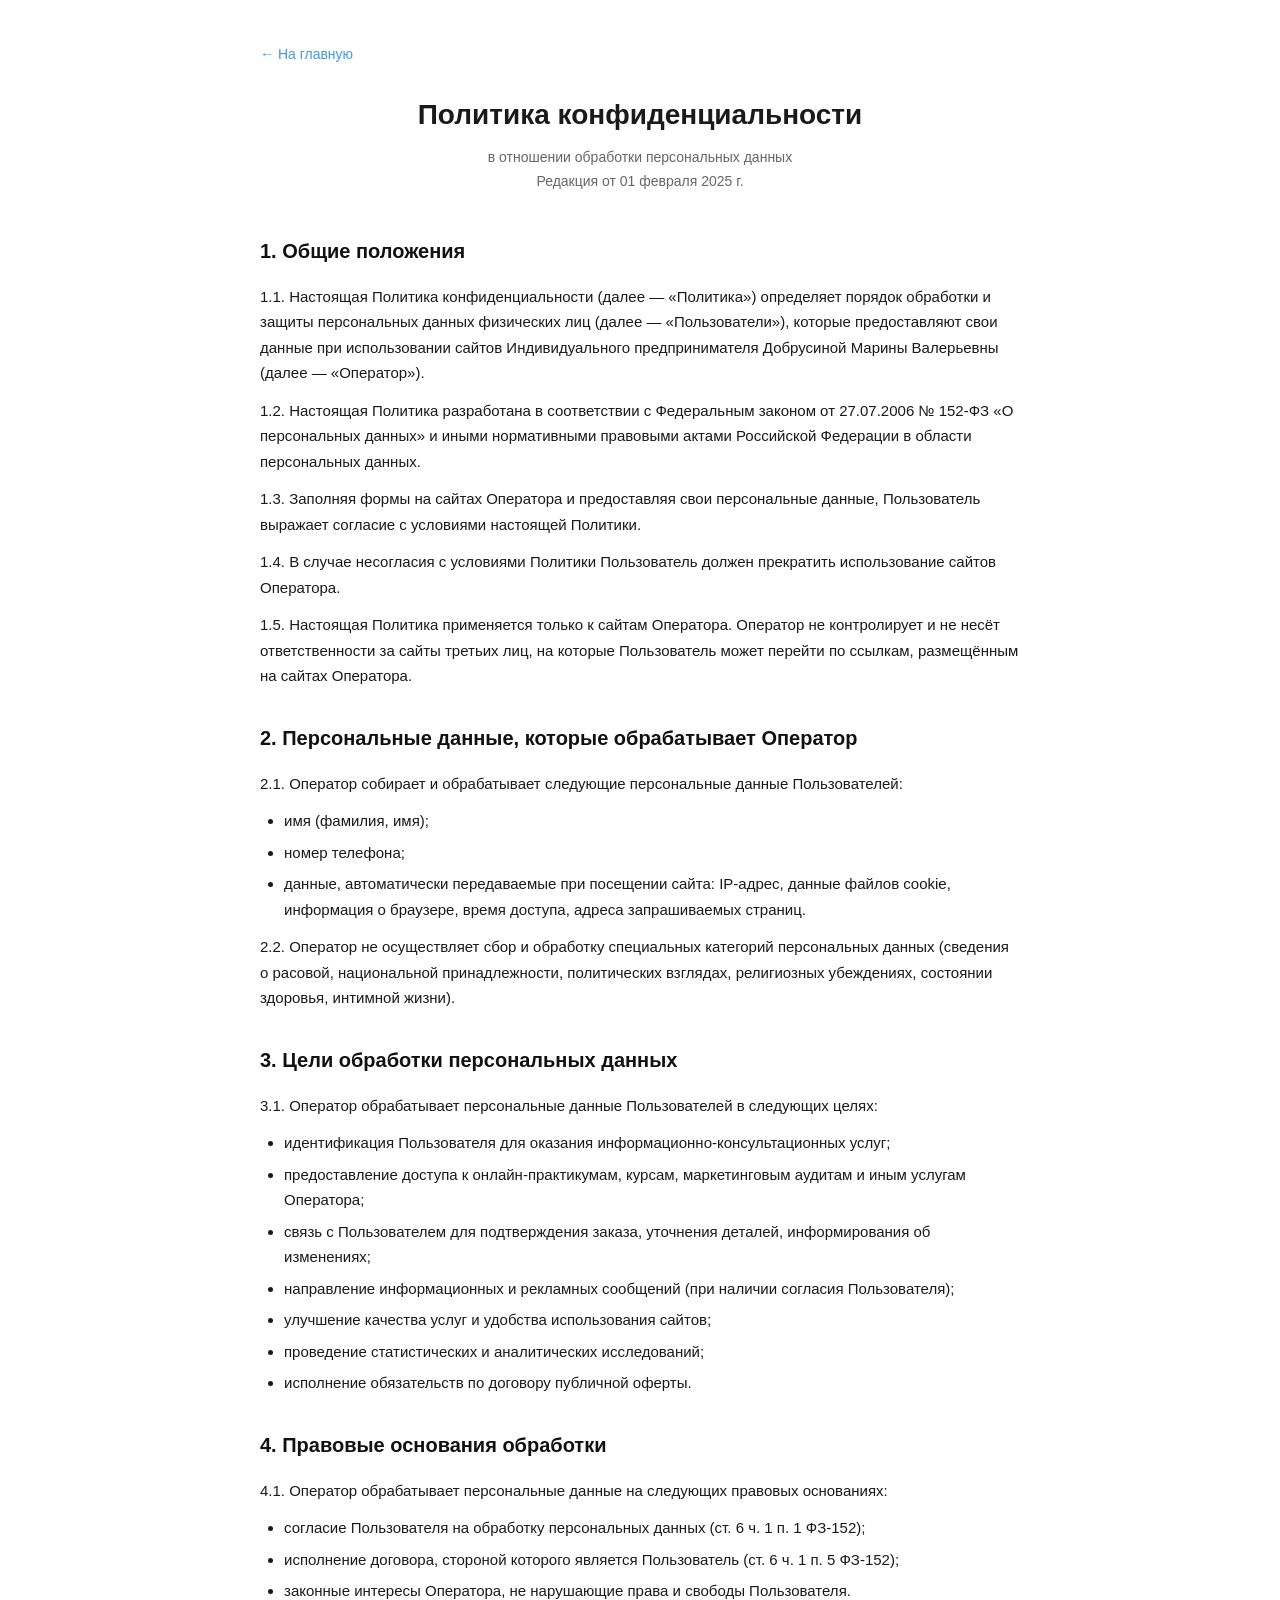
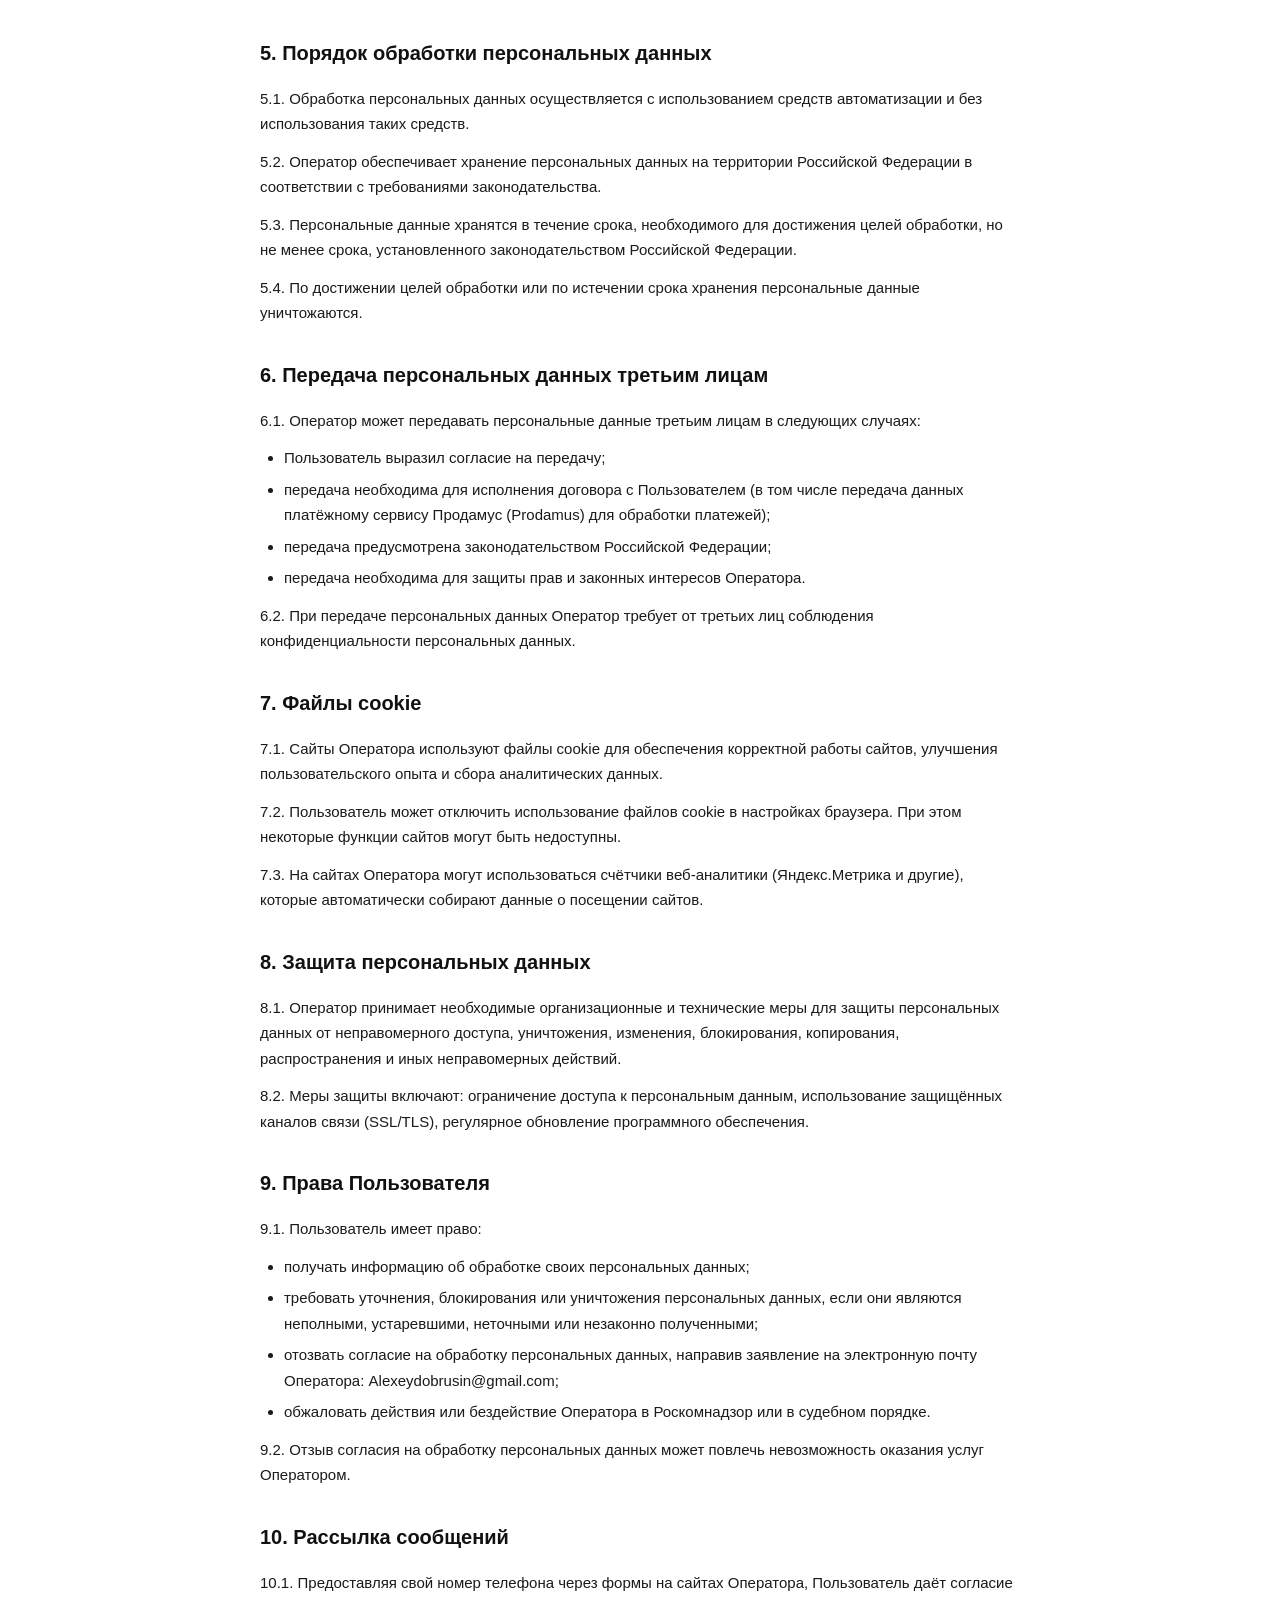
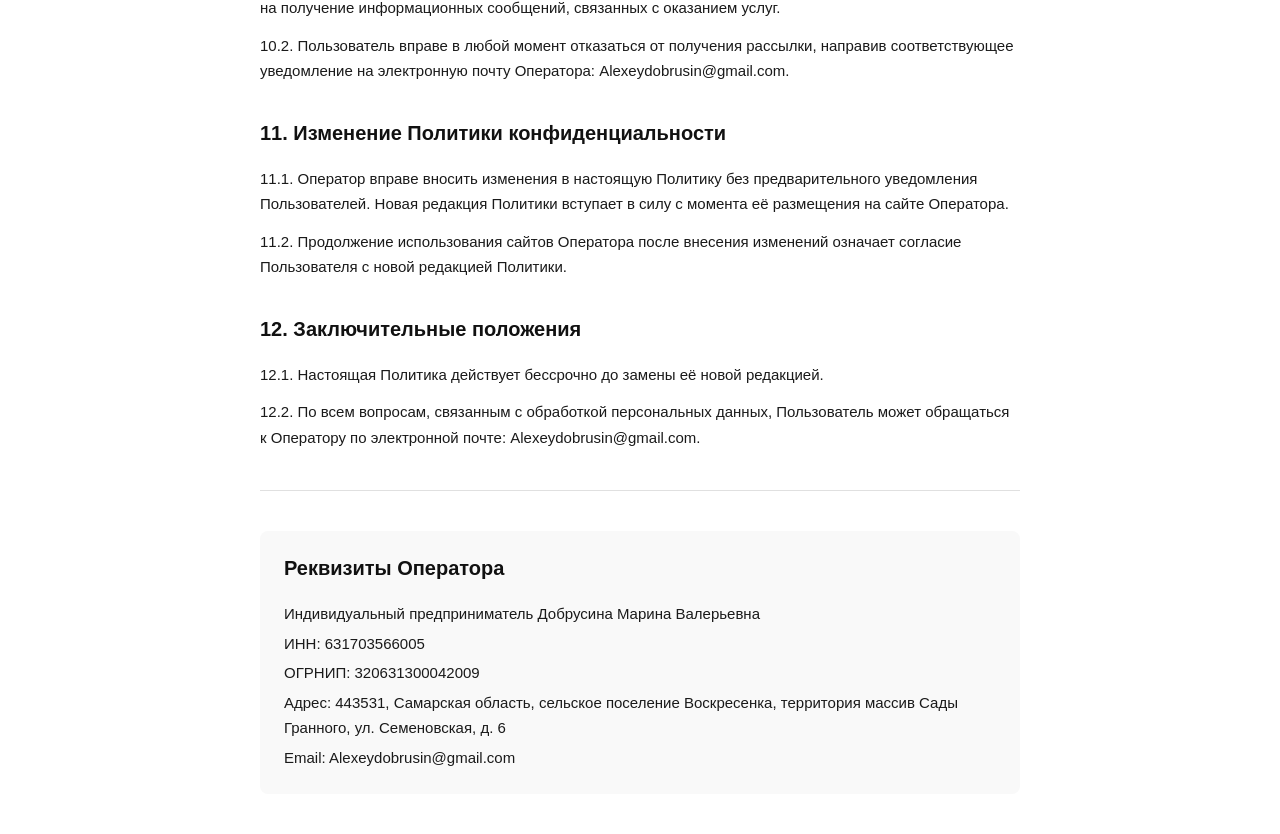
<file: privacy.html>
<!DOCTYPE html>
<html lang="ru">
<head>
    <meta charset="UTF-8">
    <meta name="viewport" content="width=device-width, initial-scale=1.0">
    <title>Политика конфиденциальности</title>
    <style>
        * { margin: 0; padding: 0; box-sizing: border-box; }
        body {
            font-family: -apple-system, BlinkMacSystemFont, 'Segoe UI', Roboto, sans-serif;
            line-height: 1.7;
            color: #1a1a1a;
            background: #fff;
            padding: 40px 20px;
            max-width: 800px;
            margin: 0 auto;
        }
        h1 {
            font-size: 28px;
            font-weight: 700;
            margin-bottom: 8px;
            text-align: center;
        }
        .subtitle {
            text-align: center;
            color: #666;
            margin-bottom: 40px;
            font-size: 14px;
        }
        h2 {
            font-size: 20px;
            font-weight: 600;
            margin: 32px 0 16px;
            color: #111;
        }
        p {
            margin-bottom: 12px;
            font-size: 15px;
        }
        ul {
            margin: 8px 0 12px 24px;
            font-size: 15px;
        }
        li { margin-bottom: 6px; }
        hr {
            border: none;
            border-top: 1px solid #e0e0e0;
            margin: 40px 0;
        }
        .requisites {
            background: #f9f9f9;
            padding: 20px 24px;
            border-radius: 8px;
            font-size: 14px;
        }
        .requisites p { margin-bottom: 4px; }
        .back-link {
            display: inline-block;
            margin-bottom: 24px;
            color: #4299e1;
            text-decoration: none;
            font-size: 14px;
        }
        .back-link:hover { text-decoration: underline; }
    </style>
<!-- Yandex.Metrika counter -->
<script type="text/javascript">
    (function(m,e,t,r,i,k,a){
        m[i]=m[i]||function(){(m[i].a=m[i].a||[]).push(arguments)};
        m[i].l=1*new Date();
        for (var j = 0; j < document.scripts.length; j++) {if (document.scripts[j].src === r) { return; }}
        k=e.createElement(t),a=e.getElementsByTagName(t)[0],k.async=1,k.src=r,a.parentNode.insertBefore(k,a)
    })(window, document,'script','https://mc.yandex.ru/metrika/tag.js?id=103707469', 'ym');
    ym(103707469, 'init', {ssr:true, webvisor:true, clickmap:true, ecommerce:"dataLayer", referrer: document.referrer, url: location.href, accurateTrackBounce:true, trackLinks:true});
</script>
<noscript><div><img src="https://mc.yandex.ru/watch/103707469" style="position:absolute; left:-9999px;" alt="" /></div></noscript>
<!-- /Yandex.Metrika counter -->
</head>
<body>
    <a href="/landing" class="back-link">&larr; На главную</a>

    <h1>Политика конфиденциальности</h1>
    <p class="subtitle">в отношении обработки персональных данных<br>Редакция от 01 февраля 2025 г.</p>

    <h2>1. Общие положения</h2>
    <p>1.1. Настоящая Политика конфиденциальности (далее — «Политика») определяет порядок обработки и защиты персональных данных физических лиц (далее — «Пользователи»), которые предоставляют свои данные при использовании сайтов Индивидуального предпринимателя Добрусиной Марины Валерьевны (далее — «Оператор»).</p>
    <p>1.2. Настоящая Политика разработана в соответствии с Федеральным законом от 27.07.2006 № 152-ФЗ «О персональных данных» и иными нормативными правовыми актами Российской Федерации в области персональных данных.</p>
    <p>1.3. Заполняя формы на сайтах Оператора и предоставляя свои персональные данные, Пользователь выражает согласие с условиями настоящей Политики.</p>
    <p>1.4. В случае несогласия с условиями Политики Пользователь должен прекратить использование сайтов Оператора.</p>
    <p>1.5. Настоящая Политика применяется только к сайтам Оператора. Оператор не контролирует и не несёт ответственности за сайты третьих лиц, на которые Пользователь может перейти по ссылкам, размещённым на сайтах Оператора.</p>

    <h2>2. Персональные данные, которые обрабатывает Оператор</h2>
    <p>2.1. Оператор собирает и обрабатывает следующие персональные данные Пользователей:</p>
    <ul>
        <li>имя (фамилия, имя);</li>
        <li>номер телефона;</li>
        <li>данные, автоматически передаваемые при посещении сайта: IP-адрес, данные файлов cookie, информация о браузере, время доступа, адреса запрашиваемых страниц.</li>
    </ul>
    <p>2.2. Оператор не осуществляет сбор и обработку специальных категорий персональных данных (сведения о расовой, национальной принадлежности, политических взглядах, религиозных убеждениях, состоянии здоровья, интимной жизни).</p>

    <h2>3. Цели обработки персональных данных</h2>
    <p>3.1. Оператор обрабатывает персональные данные Пользователей в следующих целях:</p>
    <ul>
        <li>идентификация Пользователя для оказания информационно-консультационных услуг;</li>
        <li>предоставление доступа к онлайн-практикумам, курсам, маркетинговым аудитам и иным услугам Оператора;</li>
        <li>связь с Пользователем для подтверждения заказа, уточнения деталей, информирования об изменениях;</li>
        <li>направление информационных и рекламных сообщений (при наличии согласия Пользователя);</li>
        <li>улучшение качества услуг и удобства использования сайтов;</li>
        <li>проведение статистических и аналитических исследований;</li>
        <li>исполнение обязательств по договору публичной оферты.</li>
    </ul>

    <h2>4. Правовые основания обработки</h2>
    <p>4.1. Оператор обрабатывает персональные данные на следующих правовых основаниях:</p>
    <ul>
        <li>согласие Пользователя на обработку персональных данных (ст. 6 ч. 1 п. 1 ФЗ-152);</li>
        <li>исполнение договора, стороной которого является Пользователь (ст. 6 ч. 1 п. 5 ФЗ-152);</li>
        <li>законные интересы Оператора, не нарушающие права и свободы Пользователя.</li>
    </ul>

    <h2>5. Порядок обработки персональных данных</h2>
    <p>5.1. Обработка персональных данных осуществляется с использованием средств автоматизации и без использования таких средств.</p>
    <p>5.2. Оператор обеспечивает хранение персональных данных на территории Российской Федерации в соответствии с требованиями законодательства.</p>
    <p>5.3. Персональные данные хранятся в течение срока, необходимого для достижения целей обработки, но не менее срока, установленного законодательством Российской Федерации.</p>
    <p>5.4. По достижении целей обработки или по истечении срока хранения персональные данные уничтожаются.</p>

    <h2>6. Передача персональных данных третьим лицам</h2>
    <p>6.1. Оператор может передавать персональные данные третьим лицам в следующих случаях:</p>
    <ul>
        <li>Пользователь выразил согласие на передачу;</li>
        <li>передача необходима для исполнения договора с Пользователем (в том числе передача данных платёжному сервису Продамус (Prodamus) для обработки платежей);</li>
        <li>передача предусмотрена законодательством Российской Федерации;</li>
        <li>передача необходима для защиты прав и законных интересов Оператора.</li>
    </ul>
    <p>6.2. При передаче персональных данных Оператор требует от третьих лиц соблюдения конфиденциальности персональных данных.</p>

    <h2>7. Файлы cookie</h2>
    <p>7.1. Сайты Оператора используют файлы cookie для обеспечения корректной работы сайтов, улучшения пользовательского опыта и сбора аналитических данных.</p>
    <p>7.2. Пользователь может отключить использование файлов cookie в настройках браузера. При этом некоторые функции сайтов могут быть недоступны.</p>
    <p>7.3. На сайтах Оператора могут использоваться счётчики веб-аналитики (Яндекс.Метрика и другие), которые автоматически собирают данные о посещении сайтов.</p>

    <h2>8. Защита персональных данных</h2>
    <p>8.1. Оператор принимает необходимые организационные и технические меры для защиты персональных данных от неправомерного доступа, уничтожения, изменения, блокирования, копирования, распространения и иных неправомерных действий.</p>
    <p>8.2. Меры защиты включают: ограничение доступа к персональным данным, использование защищённых каналов связи (SSL/TLS), регулярное обновление программного обеспечения.</p>

    <h2>9. Права Пользователя</h2>
    <p>9.1. Пользователь имеет право:</p>
    <ul>
        <li>получать информацию об обработке своих персональных данных;</li>
        <li>требовать уточнения, блокирования или уничтожения персональных данных, если они являются неполными, устаревшими, неточными или незаконно полученными;</li>
        <li>отозвать согласие на обработку персональных данных, направив заявление на электронную почту Оператора: Alexeydobrusin@gmail.com;</li>
        <li>обжаловать действия или бездействие Оператора в Роскомнадзор или в судебном порядке.</li>
    </ul>
    <p>9.2. Отзыв согласия на обработку персональных данных может повлечь невозможность оказания услуг Оператором.</p>

    <h2>10. Рассылка сообщений</h2>
    <p>10.1. Предоставляя свой номер телефона через формы на сайтах Оператора, Пользователь даёт согласие на получение информационных сообщений, связанных с оказанием услуг.</p>
    <p>10.2. Пользователь вправе в любой момент отказаться от получения рассылки, направив соответствующее уведомление на электронную почту Оператора: Alexeydobrusin@gmail.com.</p>

    <h2>11. Изменение Политики конфиденциальности</h2>
    <p>11.1. Оператор вправе вносить изменения в настоящую Политику без предварительного уведомления Пользователей. Новая редакция Политики вступает в силу с момента её размещения на сайте Оператора.</p>
    <p>11.2. Продолжение использования сайтов Оператора после внесения изменений означает согласие Пользователя с новой редакцией Политики.</p>

    <h2>12. Заключительные положения</h2>
    <p>12.1. Настоящая Политика действует бессрочно до замены её новой редакцией.</p>
    <p>12.2. По всем вопросам, связанным с обработкой персональных данных, Пользователь может обращаться к Оператору по электронной почте: Alexeydobrusin@gmail.com.</p>

    <hr>

    <div class="requisites">
        <h2 style="margin-top: 0;">Реквизиты Оператора</h2>
        <p>Индивидуальный предприниматель Добрусина Марина Валерьевна</p>
        <p>ИНН: 631703566005</p>
        <p>ОГРНИП: 320631300042009</p>
        <p>Адрес: 443531, Самарская область, сельское поселение Воскресенка, территория массив Сады Гранного, ул. Семеновская, д. 6</p>
        <p>Email: Alexeydobrusin@gmail.com</p>
    </div>
</body>
</html>
</file>
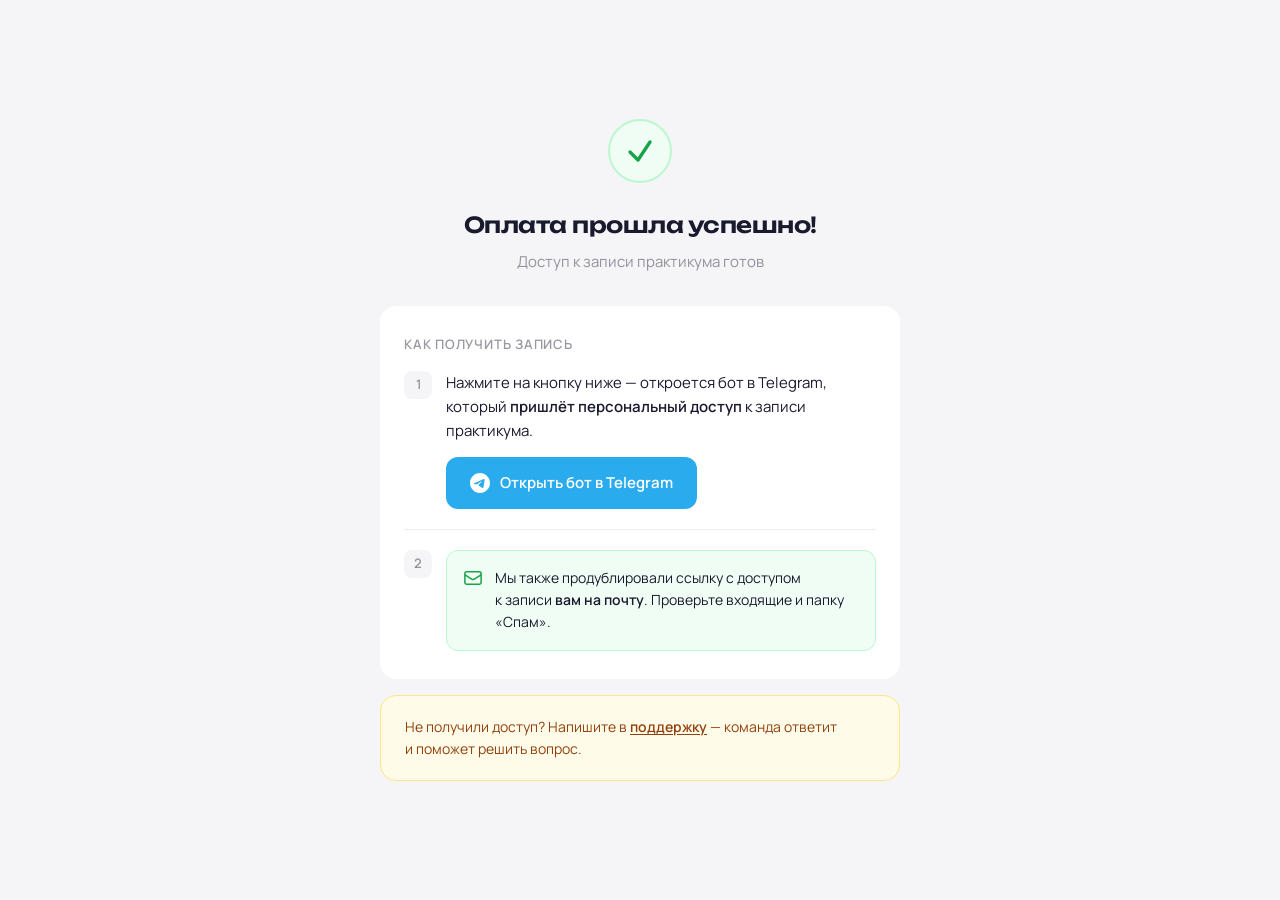
<file: success.html>
<!DOCTYPE html>
<html lang="ru">
<head>
    <meta charset="UTF-8">
    <meta name="viewport" content="width=device-width, initial-scale=1.0">
    <title>Оплата прошла успешно — MetodZMS</title>
    <link rel="icon" href="assets/icons/crosshair.svg" type="image/svg+xml">
    <link rel="preconnect" href="https://fonts.googleapis.com">
    <link rel="preconnect" href="https://fonts.gstatic.com" crossorigin>
    <link href="https://fonts.googleapis.com/css2?family=Manrope:wght@300;400;500;600;700&family=Unbounded:wght@300;400;500;600;700&display=swap" rel="stylesheet">
    <style>
        *, *::before, *::after {
            margin: 0;
            padding: 0;
            box-sizing: border-box;
        }

        :root {
            --bg: #f5f5f7;
            --card-bg: #ffffff;
            --text: #1a1a2e;
            --text-secondary: rgba(26, 26, 46, 0.45);
            --accent: #c8f542;
            --accent-dark: #1a1a2e;
            --telegram: #2AABEE;
            --telegram-hover: #229ED9;
            --border: rgba(26, 26, 46, 0.08);
            --success-bg: #f0fdf4;
            --success-border: #bbf7d0;
            --success-icon: #16a34a;
            --support-bg: #fefce8;
            --support-border: #fde68a;
            --support-text: #92400e;
        }

        body {
            font-family: 'Manrope', sans-serif;
            background: var(--bg);
            color: var(--text);
            min-height: 100vh;
            display: flex;
            align-items: center;
            justify-content: center;
            padding: 24px 16px;
            line-height: 1.6;
            -webkit-font-smoothing: antialiased;
            -moz-osx-font-smoothing: grayscale;
        }

        .container {
            max-width: 520px;
            width: 100%;
        }

        /* Success indicator */
        .success-icon {
            width: 64px;
            height: 64px;
            background: var(--success-bg);
            border: 2px solid var(--success-border);
            border-radius: 50%;
            display: flex;
            align-items: center;
            justify-content: center;
            margin: 0 auto 24px;
            animation: scaleIn 0.5s cubic-bezier(0.34, 1.56, 0.64, 1) forwards;
        }

        .success-icon svg {
            width: 32px;
            height: 32px;
            color: var(--success-icon);
            animation: checkDraw 0.4s 0.3s ease forwards;
            opacity: 0;
        }

        @keyframes scaleIn {
            from { transform: scale(0); opacity: 0; }
            to { transform: scale(1); opacity: 1; }
        }

        @keyframes checkDraw {
            from { opacity: 0; transform: scale(0.5); }
            to { opacity: 1; transform: scale(1); }
        }

        /* Header */
        h1 {
            font-family: 'Unbounded', sans-serif;
            font-size: 22px;
            font-weight: 600;
            text-align: center;
            margin-bottom: 8px;
            letter-spacing: -0.5px;
        }

        .subtitle {
            text-align: center;
            color: var(--text-secondary);
            font-size: 15px;
            margin-bottom: 32px;
        }

        /* Card */
        .card {
            background: var(--card-bg);
            border-radius: 16px;
            padding: 28px 24px;
            margin-bottom: 16px;
        }

        .card-title {
            font-size: 13px;
            font-weight: 600;
            text-transform: uppercase;
            letter-spacing: 0.06em;
            color: var(--text-secondary);
            margin-bottom: 16px;
        }

        /* Steps */
        .step {
            display: flex;
            gap: 14px;
            align-items: flex-start;
        }

        .step + .step {
            margin-top: 20px;
            padding-top: 20px;
            border-top: 1px solid var(--border);
        }

        .step-number {
            width: 28px;
            height: 28px;
            min-width: 28px;
            background: var(--bg);
            border-radius: 8px;
            display: flex;
            align-items: center;
            justify-content: center;
            font-size: 13px;
            font-weight: 600;
            color: var(--text-secondary);
        }

        .step-content p {
            font-size: 15px;
            color: var(--text);
            line-height: 1.6;
        }

        .step-content p strong {
            font-weight: 600;
            color: var(--text);
        }

        /* Telegram button */
        .tg-button {
            display: inline-flex;
            align-items: center;
            gap: 10px;
            background: var(--telegram);
            color: #fff;
            text-decoration: none;
            font-family: 'Manrope', sans-serif;
            font-size: 15px;
            font-weight: 600;
            padding: 14px 24px;
            border-radius: 12px;
            margin-top: 14px;
            transition: background 0.2s ease, transform 0.15s ease;
        }

        .tg-button svg {
            width: 20px;
            height: 20px;
        }

        @media (hover: hover) {
            .tg-button:hover {
                background: var(--telegram-hover);
                transform: translateY(-1px);
            }
        }

        .tg-button:active {
            transform: translateY(0);
        }

        /* Email note */
        .email-note {
            display: flex;
            gap: 12px;
            align-items: flex-start;
            background: var(--success-bg);
            border: 1px solid var(--success-border);
            border-radius: 12px;
            padding: 16px;
        }

        .email-note svg {
            width: 20px;
            height: 20px;
            min-width: 20px;
            color: var(--success-icon);
            margin-top: 1px;
        }

        .email-note p {
            font-size: 14px;
            color: var(--text);
            line-height: 1.6;
        }

        /* Support card */
        .support-card {
            background: var(--support-bg);
            border: 1px solid var(--support-border);
            border-radius: 16px;
            padding: 20px 24px;
        }

        .support-card p {
            font-size: 14px;
            color: var(--support-text);
            line-height: 1.6;
        }

        .support-card a {
            color: var(--support-text);
            font-weight: 600;
            text-decoration: underline;
            text-underline-offset: 2px;
        }

        @media (hover: hover) {
            .support-card a:hover {
                text-decoration: none;
            }
        }

        /* Responsive */
        @media (max-width: 480px) {
            h1 {
                font-size: 19px;
            }
            .card {
                padding: 22px 18px;
            }
            .support-card {
                padding: 18px;
            }
            .tg-button {
                font-size: 14px;
                padding: 12px 20px;
            }
        }
    </style>
<!-- Yandex.Metrika counter -->
<script type="text/javascript">
    (function(m,e,t,r,i,k,a){
        m[i]=m[i]||function(){(m[i].a=m[i].a||[]).push(arguments)};
        m[i].l=1*new Date();
        for (var j = 0; j < document.scripts.length; j++) {if (document.scripts[j].src === r) { return; }}
        k=e.createElement(t),a=e.getElementsByTagName(t)[0],k.async=1,k.src=r,a.parentNode.insertBefore(k,a)
    })(window, document,'script','https://mc.yandex.ru/metrika/tag.js?id=103707469', 'ym');
    ym(103707469, 'init', {ssr:true, webvisor:true, clickmap:true, ecommerce:"dataLayer", referrer: document.referrer, url: location.href, accurateTrackBounce:true, trackLinks:true});
</script>
<noscript><div><img src="https://mc.yandex.ru/watch/103707469" style="position:absolute; left:-9999px;" alt="" /></div></noscript>
<!-- /Yandex.Metrika counter -->
</head>
<body>
    <div class="container">

        <div class="success-icon">
            <svg xmlns="http://www.w3.org/2000/svg" fill="none" viewBox="0 0 24 24" stroke-width="2.5" stroke="currentColor">
                <path stroke-linecap="round" stroke-linejoin="round" d="M4.5 12.75l6 6 9-13.5" />
            </svg>
        </div>

        <h1>Оплата прошла успешно!</h1>
        <p class="subtitle">Доступ к&nbsp;записи практикума готов</p>

        <div class="card">
            <div class="card-title">Как получить запись</div>

            <div class="step">
                <div class="step-number">1</div>
                <div class="step-content">
                    <p>Нажмите на&nbsp;кнопку ниже&nbsp;&mdash; откроется бот в&nbsp;Telegram, который <strong>пришлёт персональный доступ</strong> к&nbsp;записи практикума.</p>
                    <a href="https://t.me/dobrusin_promarketing_bot?start=advertisement" class="tg-button" target="_blank" rel="noopener">
                        <svg viewBox="0 0 24 24" fill="currentColor"><path d="M12 0C5.373 0 0 5.373 0 12s5.373 12 12 12 12-5.373 12-12S18.627 0 12 0zm5.562 8.161c-.18 1.897-.962 6.502-1.359 8.627-.168.9-.5 1.201-.82 1.23-.697.064-1.226-.461-1.901-.903-1.056-.692-1.653-1.123-2.678-1.799-1.185-.781-.417-1.21.258-1.911.177-.184 3.247-2.977 3.307-3.23.007-.032.014-.15-.056-.212s-.174-.041-.249-.024c-.106.024-1.793 1.139-5.062 3.345-.479.329-.913.49-1.302.48-.428-.008-1.252-.241-1.865-.44-.752-.244-1.349-.374-1.297-.789.027-.216.325-.437.893-.663 3.498-1.524 5.831-2.529 6.998-3.014 3.332-1.386 4.025-1.627 4.476-1.635.099-.002.321.023.465.141.12.098.153.23.169.332.015.103.034.336.019.518z"/></svg>
                        Открыть бот в&nbsp;Telegram
                    </a>
                </div>
            </div>

            <div class="step">
                <div class="step-number">2</div>
                <div class="step-content">
                    <div class="email-note">
                        <svg xmlns="http://www.w3.org/2000/svg" fill="none" viewBox="0 0 24 24" stroke-width="1.8" stroke="currentColor">
                            <path stroke-linecap="round" stroke-linejoin="round" d="M21.75 6.75v10.5a2.25 2.25 0 01-2.25 2.25h-15a2.25 2.25 0 01-2.25-2.25V6.75m19.5 0A2.25 2.25 0 0019.5 4.5h-15a2.25 2.25 0 00-2.25 2.25m19.5 0v.243a2.25 2.25 0 01-1.07 1.916l-7.5 4.615a2.25 2.25 0 01-2.36 0L3.32 8.91a2.25 2.25 0 01-1.07-1.916V6.75" />
                        </svg>
                        <p>Мы&nbsp;также продублировали ссылку с&nbsp;доступом к&nbsp;записи <strong>вам на&nbsp;почту</strong>. Проверьте входящие и&nbsp;папку &laquo;Спам&raquo;.</p>
                    </div>
                </div>
            </div>
        </div>

        <div class="support-card">
            <!-- TODO: заменить href на реальную ссылку поддержки -->
            <p>Не&nbsp;получили доступ? Напишите в&nbsp;<a href="#TELEGRAM_SUPPORT_LINK" target="_blank" rel="noopener">поддержку</a>&nbsp;&mdash; команда ответит и&nbsp;поможет решить вопрос.</p>
        </div>

    </div>
</body>
</html>
</file>
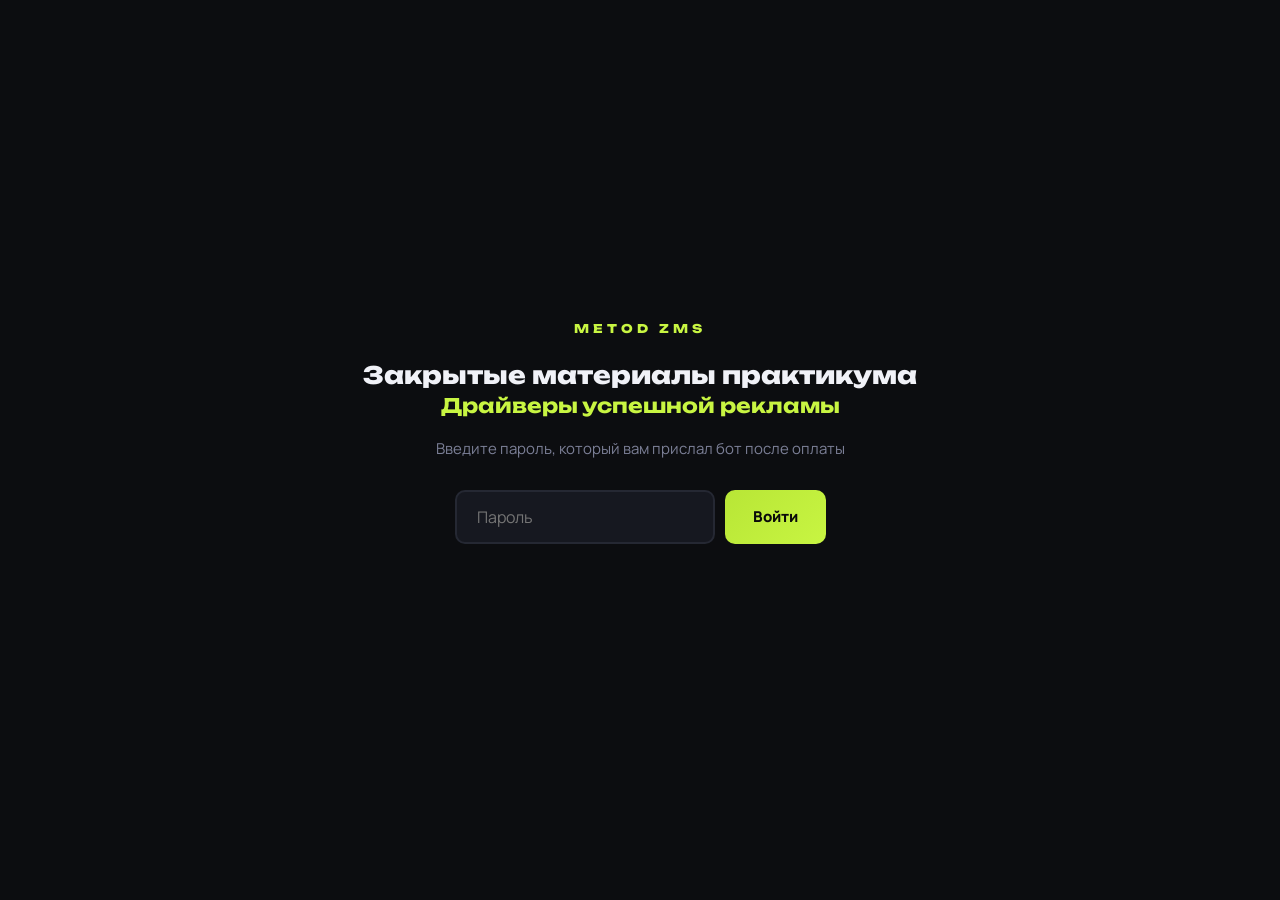
<file: materials/lesson-1.html>
<!DOCTYPE html>
<html lang="ru">
<head>
<meta charset="UTF-8">
<meta name="viewport" content="width=device-width, initial-scale=1.0">
<title>Драйверы успешной рекламы — Практикум Алексея Добрусина</title>
<link href="https://fonts.googleapis.com/css2?family=Unbounded:wght@400;500;600;700;800;900&family=Manrope:wght@400;500;600;700;800&display=swap" rel="stylesheet">
<link rel="stylesheet" href="materials.css">
<!-- Yandex.Metrika counter -->
<script type="text/javascript">
    (function(m,e,t,r,i,k,a){
        m[i]=m[i]||function(){(m[i].a=m[i].a||[]).push(arguments)};
        m[i].l=1*new Date();
        for (var j = 0; j < document.scripts.length; j++) {if (document.scripts[j].src === r) { return; }}
        k=e.createElement(t),a=e.getElementsByTagName(t)[0],k.async=1,k.src=r,a.parentNode.insertBefore(k,a)
    })(window, document,'script','https://mc.yandex.ru/metrika/tag.js?id=103707469', 'ym');
    ym(103707469, 'init', {ssr:true, webvisor:true, clickmap:true, ecommerce:"dataLayer", referrer: document.referrer, url: location.href, accurateTrackBounce:true, trackLinks:true});
</script>
<noscript><div><img src="https://mc.yandex.ru/watch/103707469" style="position:absolute; left:-9999px;" alt="" /></div></noscript>
<!-- /Yandex.Metrika counter -->
</head>
<body data-pdf-filename="Konspekt_Drayvery_Reklamy.pdf">

<!-- ===== PASSWORD GATE ===== -->
<div id="password-gate">
  <div class="pw-brand">METOD ZMS</div>
  <div class="pw-title">Закрытые материалы практикума<br><span class="pw-title-name">Драйверы успешной рекламы</span></div>
  <div class="pw-sub">Введите пароль, который вам прислал бот после оплаты</div>
  <div class="pw-form">
    <input type="password" class="pw-input" id="pw-input" placeholder="Пароль" autocomplete="off">
    <button class="pw-btn" onclick="checkPassword()">Войти</button>
  </div>
  <div class="pw-error-msg" id="pw-error"></div>
</div>

<!-- ===== MAIN CONTENT ===== -->
<div id="main-content">

  <!-- VIDEO -->
  <div class="video-section" id="video-section">
    <div class="video-spacer" id="video-spacer"></div>
    <div class="video-frame" id="video-frame">
      <button class="video-close" id="video-close">&#10005;</button>
      <div class="video-inner">
        <img src="../assets/images/ad_z.webp" alt="Превью видео" class="video-preview" id="video-preview">
        <div class="play-circle" id="video-play">
          <svg width="28" height="28" viewBox="0 0 24 24" fill="none">
            <path d="M8 5.14v13.72a1 1 0 001.5.86l11.04-6.86a1 1 0 000-1.72L9.5 4.28A1 1 0 008 5.14z" fill="#C8F542"/>
          </svg>
        </div>
        <div class="video-spinner" id="video-spinner"></div>
        <iframe id="kinescope-player" src="" allow="autoplay; fullscreen; picture-in-picture; encrypted-media; gyroscope; accelerometer; clipboard-write; screen-wake-lock;" frameborder="0" allowfullscreen></iframe>
      </div>
    </div>
  </div>

  <!-- HERO -->
  <div class="hero">
    <h1>Драйверы успешной рекламы</h1>
    <p class="hero-sub">Запись и конспект практикума</p>
  </div>

  <!-- NAVIGATION -->
  <nav class="nav-bar" id="nav-bar">
    <div class="nav-scroll">
      <a href="#s1" class="nav-link" data-section="s1">Обо мне</a>
      <a href="#s2" class="nav-link" data-section="s2">Контекст</a>
      <a href="#s3" class="nav-link" data-section="s3">Три кита</a>
      <a href="#s4" class="nav-link" data-section="s4">АИДА</a>
      <a href="#s5" class="nav-link" data-section="s5">11 манипуляций</a>
      <a href="#s6" class="nav-link" data-section="s6">CJM</a>
      <a href="#s7" class="nav-link" data-section="s7">ХАДИ</a>
      <a href="#s8" class="nav-link" data-section="s8">B2C</a>
      <a href="#s9" class="nav-link" data-section="s9">B2B</a>
      <a href="#s10" class="nav-link" data-section="s10">Ошибки</a>
      <a href="#s12" class="nav-link" data-section="s12">Q&amp;A</a>
    </div>
  </nav>

  <!-- CONTENT -->
  <div class="content">

    <!-- ===== 1. ОБО МНЕ ===== -->
    <section class="section" id="s1">
      <div class="section-head">
        <div class="section-num">Модуль 01</div>
        <h2 class="section-title">Обо мне</h2>
        <div class="section-divider"></div>
      </div>
      <div class="prose">
        <p>Я&nbsp;— стратегический маркетолог, 15 лет в&nbsp;стратегическом маркетинге и&nbsp;управлении продажами. Работал в&nbsp;банке Абсолют, российской Coca-Cola, на&nbsp;заводе Тяжмаш, в&nbsp;сети Корстон и&nbsp;других компаниях. Работаю либо директором по&nbsp;маркетингу, либо коммерческим директором.</p>
        <p>С&nbsp;2015 года занимаюсь образованием: эксперт фонда Сколково, академический директор РАНХиГС в&nbsp;Москве (возглавляю программу в&nbsp;магистратуре по&nbsp;маркетингу).</p>
        <p>Последние 10 лет активно консультирую малый и&nbsp;микробизнес. На&nbsp;базе этого опыта создал собственную методологию <strong>ZMS — здоровая маркетинговая система</strong> — трек того, как должен работать с&nbsp;маркетингом микробизнес. Методология работает только для микро- и&nbsp;малого бизнеса, в&nbsp;корпорациях не&nbsp;применяется.</p>
      </div>
    </section>

    <!-- ===== 2. КОНТЕКСТ ===== -->
    <section class="section" id="s2">
      <div class="section-head">
        <div class="section-num">Модуль 02</div>
        <h2 class="section-title">Контекст практикума</h2>
        <div class="section-divider"></div>
      </div>
      <div class="prose">
        <p>Практикум посвящён <strong>оранжевому блоку</strong> в&nbsp;моей системе маркетинга — лидогенерации, запуску рекламы, привлечению лидов. <strong>Синий блок</strong> — это стратегия, стратегический маркетинг. Без стратегии запускать рекламу нельзя. Реклама работает только в&nbsp;связке со&nbsp;стратегией.</p>
      </div>
    </section>

    <!-- ===== 3. ТРИ КИТА ===== -->
    <section class="section" id="s3">
      <div class="section-head">
        <div class="section-num">Модуль 03</div>
        <h2 class="section-title">Три кита успешной рекламы</h2>
        <div class="section-divider"></div>
      </div>
      <div class="prose">
        <p>Успешная реклама базируется на&nbsp;трёх китах, и&nbsp;все они находятся не&nbsp;в&nbsp;оранжевом блоке (реклама), а&nbsp;в&nbsp;синем (стратегия). Если хотя бы один элемент не&nbsp;проработан — гарантированный слив бюджета.</p>
        <p>Это не&nbsp;вопрос того, насколько качественного контекстолога вы найдёте. Не&nbsp;вопрос того, какие галочки таргетолог проставил в&nbsp;рекламе ВК. Если <strong>вам</strong> (не&nbsp;вашему маркетологу, не&nbsp;фрилансеру) непонятна досконально ваша ЦА, непонятны конкуренты и&nbsp;нет уверенности, что продукт в&nbsp;рынке — будет слив бюджета.</p>
      </div>

      <div class="quote"><div class="quote-text">Если у&nbsp;вас не&nbsp;выполнена домашняя работа стратегии, а&nbsp;вы сразу бежите запускать рекламу — это гарантированный слив бюджета.</div></div>

      <h3 class="sub">Кит 1: Целевая аудитория</h3>
      <div class="prose">
        <p>Целевая аудитория — это люди, сгруппированные не&nbsp;по&nbsp;демографии («мужчина 25–40 с&nbsp;высоким уровнем дохода» — так не&nbsp;надо делать), а&nbsp;по&nbsp;общей проблеме, общей боли. В&nbsp;один сегмент могут попасть и&nbsp;мужчины, и&nbsp;женщины, и&nbsp;15 лет, и&nbsp;70 — потому что триггер принятия решения общий.</p>
        <p>Чем глубже вы понимаете свою целевую аудиторию, тем точнее ваша реклама. Ключ к&nbsp;успешной рекламе — пристроиться к&nbsp;психологии вашего потребителя.</p>
      </div>

      <div class="quote"><div class="quote-text">ЦА, которую вам написала нейросетка, может вас навести на&nbsp;какие-то мысли, но&nbsp;не&nbsp;заменит полноценного анализа, полноценной сегментации с&nbsp;интервью с&nbsp;реальными клиентами.</div></div>

      <h3 class="sub">Кит 2: Конкуренты</h3>
      <div class="prose">
        <p>Конкуренты — это источник данных. Анализируя конкурентов, мы уберегаем себя от&nbsp;тех же граблей. Смотрим их&nbsp;оферы, форматы рекламы, креативы, смыслы, что они обещают. Делаем тайного покупателя, говорим с&nbsp;их&nbsp;отделом продаж.</p>
      </div>

      <div class="tool"><div class="tool-tag">Инструмент</div><p><strong>FTL — Follow the Leader</strong> (следуй за лидером) — рекламная стратегия, когда мы смотрим, как работает крупный конкурент, и&nbsp;просто копируем его подход. Если рынок достаточно большой — свой кусочек отхватим.</p></div>

      <div class="err"><div class="err-tag"><svg viewBox="0 0 24 24" fill="none" stroke="#ff6b6b" stroke-width="2" stroke-linecap="round" stroke-linejoin="round"><circle cx="12" cy="12" r="10"/><line x1="12" y1="8" x2="12" y2="12"/><line x1="12" y1="16" x2="12.01" y2="16"/></svg></div><p>Типичный «анализ конкурентов» — табличка с&nbsp;адресами сайтов и&nbsp;ценами. Это бесполезно. Нужно смотреть их&nbsp;рекламу, креативы, смыслы, разговаривать с&nbsp;их&nbsp;отделом продаж через тайного покупателя.</p></div>

      <h3 class="sub">Кит 3: Продукт</h3>
      <div class="prose">
        <p>Даже идеальная реклама не&nbsp;спасёт слабый продукт. Если нет чёткого ценностного предложения — той пользы, которая выражена не&nbsp;в&nbsp;технических характеристиках, а&nbsp;в&nbsp;клиентских характеристиках — реклама работать не&nbsp;будет.</p>
        <p>Люди покупают не&nbsp;дрель — люди покупают отверстие. Люди покупают не&nbsp;кофемашину, а&nbsp;возможность бодрого, свежего утра, как будто ты в&nbsp;кофейню пришёл.</p>
        <p>Если клиент «круглый», а&nbsp;продукт «треугольный» — мы не&nbsp;можем сделать продукт круглым. Но&nbsp;мы должны этот треугольный продукт хотя бы упаковать в&nbsp;круглую упаковку, чтобы клиент его «выкупил». Это и&nbsp;есть упаковка продукта — не&nbsp;про изменение производства, а&nbsp;про смыслы, которые мы выдаём.</p>
      </div>

      <h3 class="sub">Реклама — это про смыслы</h3>
      <div class="prose">
        <p>В&nbsp;теории рекламы есть понятие <strong>«единица смысла»</strong>. Реклама — это единица смысла маркетинга бизнеса. Что я&nbsp;говорю на&nbsp;рынок, чтобы меня покупали?</p>
        <p>Клиенты в&nbsp;любой сфере любят, когда с&nbsp;них снимают ответственность, когда выбор как будто бы делают за&nbsp;них. Не&nbsp;«вот курс по&nbsp;маркетингу, сам реши, зачем тебе» — а&nbsp;«приходи ко&nbsp;мне, и&nbsp;через 2 недели будут первые клиенты. За&nbsp;счёт чего? Я&nbsp;тебя маркетингу научу».</p>
      </div>

      <h3 class="sub">Пересечение трёх осей</h3>
      <div class="model">
        <div class="model-tag">Модель</div>
        <p>Максимальная эффективность рекламы появляется на&nbsp;пересечении трёх осей:</p>
        <div class="steps">
          <div class="step" data-num="1"><div class="step-card"><div class="step-label">Боли аудитории</div><p>Что у&nbsp;них реально болит, какие смыслы мы вытащили</p></div></div>
          <div class="step" data-num="2"><div class="step-card"><div class="step-label">Слабые места конкурентов</div><p>Что у&nbsp;них не&nbsp;так, чем клиенты недовольны</p></div></div>
          <div class="step" data-num="3"><div class="step-card"><div class="step-label">Реальная сила продукта</div><p>Что мы реально можем дать</p></div></div>
        </div>
      </div>

      <div class="prose">
        <p><strong>Додо Пицца.</strong> Фёдор Овчинников вытащил смысл: все хотят, приходя домой с&nbsp;работы, поужинать через час, а&nbsp;не&nbsp;через три. Звонишь в&nbsp;доставку — «будете ждать 2,5 часа, пробки». Первая рекламная кампания: «Привезём за&nbsp;час или пицца бесплатно». Атака на&nbsp;боль аудитории, а&nbsp;не&nbsp;описание состава теста.</p>
      </div>

      <h3 class="sub">Принцип «Фрустрируй, потом продавай»</h3>

      <div class="quote"><div class="quote-text">Фрустрируй, потом продавай.</div></div>

      <div class="prose">
        <p>Продать проще всего человеку, который фрустрирован. Показал, что у&nbsp;него что-то не&nbsp;то, угадал его проблему, угадал его боль — и&nbsp;он&nbsp;готов покупать решение.</p>
        <p><strong>Реклама фармацевтики.</strong> Сценарий: встали утром, сильно болит горло, подбегает ребёнок, вы обещали погулять, но&nbsp;вам плохо. «Верно, мы вас понимаем?» — «Да, это про меня». Потом: выпиваете нашу микстуру — и&nbsp;через час бежите с&nbsp;ребёнком играть в&nbsp;хоккей.</p>
        <p><strong>Фрустрация в&nbsp;B2B.</strong> Приходишь к&nbsp;клиенту: «Сколько у&nbsp;вас лидов в&nbsp;месяц?» — «120». — «Ой, 120 в&nbsp;вашей сфере? Это не&nbsp;очень хорошо работает. Обычно от&nbsp;300». В&nbsp;B2B работает отлично.</p>
        <p><strong>Мой личный кейс.</strong> Я&nbsp;слил $20&nbsp;000 клиентских денег на&nbsp;рекламу в&nbsp;США из-за ошибок в&nbsp;стратегии. Было меньше опыта тогда — и&nbsp;это подтверждает, что без стратегического фундамента реклама не&nbsp;работает.</p>
      </div>
    </section>

    <!-- ===== 4. АИДА ===== -->
    <section class="section" id="s4">
      <div class="section-head">
        <div class="section-num">Модуль 04</div>
        <h2 class="section-title">Модель АИДА</h2>
        <div class="section-divider"></div>
      </div>

      <div class="model">
        <div class="model-tag">Модель</div>
        <p><strong>АИДА</strong> — классическая модель построения рекламы, воронка, ведущая человека к&nbsp;покупке. Разработана в&nbsp;конце XX века группой маркетологов совместно с&nbsp;двумя психологами. Базируется на&nbsp;человеческой психологии.</p>
        <div class="steps">
          <div class="step" data-num="A"><div class="step-card"><div class="step-label">Attention (внимание)</div><p>Привлечь внимание</p></div></div>
          <div class="step" data-num="I"><div class="step-card"><div class="step-label">Interest (интерес)</div><p>Вызвать интерес к&nbsp;продукту</p></div></div>
          <div class="step" data-num="D"><div class="step-card"><div class="step-label">Desire (желание)</div><p>Вызвать желание купить</p></div></div>
          <div class="step" data-num="A"><div class="step-card"><div class="step-label">Action (действие)</div><p>Побудить к&nbsp;действию</p></div></div>
        </div>
      </div>

      <div class="prose">
        <p>Почему АИДА до&nbsp;сих пор работает? Потому что психология у&nbsp;нас за&nbsp;последние 40 лет не&nbsp;изменилась ни&nbsp;на&nbsp;йоту. Все инстинкты, рефлексы, глубинная психология — всё на&nbsp;месте. Зумеры, альфа, теория поколений — это «смешные настройки» по&nbsp;сравнению с&nbsp;тем, что в&nbsp;глубине подсознания. Большая часть провалов в&nbsp;рекламе — когда пропускается один из&nbsp;этапов АИДЫ.</p>
      </div>

      <h3 class="sub">Attention — привлечь внимание</h3>
      <div class="prose">
        <p>Фокус внимания среднестатистического человека уходит за&nbsp;<strong>3&nbsp;секунды</strong>. Если за&nbsp;3&nbsp;секунды не&nbsp;заинтересовался — листаю дальше. Цель этапа в&nbsp;XXI веке — <strong>остановить скролл</strong>. Здесь про продажу ещё даже речь не&nbsp;идёт — надо, чтобы рекламу в&nbsp;принципе заметили.</p>
        <p>Появились трейлеры к&nbsp;трейлерам: сначала 15-секундный ролик, показывающий, что трёхминутный трейлер будет интересным. Рекурсивно, смешно, но&nbsp;факт — внимание уходит мгновенно.</p>
        <p>Лучше внимание привлекают: провокация, неожиданный факт, визуальный контраст (всё яркое — и&nbsp;вдруг чёрно-белое минималистичное пятно, или наоборот).</p>
      </div>

      <div class="err"><div class="err-tag"><svg viewBox="0 0 24 24" fill="none" stroke="#ff6b6b" stroke-width="2" stroke-linecap="round" stroke-linejoin="round"><circle cx="12" cy="12" r="10"/><line x1="12" y1="8" x2="12" y2="12"/><line x1="12" y1="16" x2="12.01" y2="16"/></svg></div><p>Стоп-слова, которые убивают внимание: «мы команда профессионалов», «надёжный и&nbsp;качественный», «по&nbsp;выгодной цене», «индивидуальный подход». Как только видим что-то вылизанное, стандартное — внимание уходит.</p></div>

      <h3 class="sub">Interest — вызвать интерес</h3>
      <div class="prose">
        <p>Человек должен подумать: «Это про меня». Здесь надо фрустрировать — показать конкретный кейс, конкретную историю. Отлично работает сторителлинг: не&nbsp;абстрактные фразы, а&nbsp;конкретная история про конкретного клиента с&nbsp;именем, фоткой, проблемами. Это работает лучше, чем «обычно наши клиенты в&nbsp;среднем...»</p>
        <p>Нейросети могут собирать АИДУ, но&nbsp;~<strong>75% того, что собирают нейросети — это их&nbsp;фантазии</strong>, не&nbsp;базирующиеся на&nbsp;реальных данных, на&nbsp;реальных болях клиентов. Нужно аккуратно проверять и&nbsp;фильтровать.</p>
      </div>

      <h3 class="sub">Desire — вызвать желание</h3>
      <div class="prose">
        <p>Желание появляется, когда я&nbsp;вижу образ результата — как продукт изменит мою жизнь. Мы создаём у&nbsp;клиента образ будущего.</p>
        <p><strong>Автосалон.</strong> Менеджер на&nbsp;тест-драйве: «Чувствуете, как сиденья вас обнимают? Давайте музыку включим — какой бархатный звук!» Рассказывает о&nbsp;продукте так, как будто ты им уже владеешь.</p>
        <p><strong>Риэлтор.</strong> Показывает квартиру: «Вот панорамное окно. Видно детскую площадку. Я&nbsp;вижу, у&nbsp;вас дети — будете смотреть, как они играют». Не&nbsp;«комнаты просторные, потолки высокие», а&nbsp;образ будущей жизни.</p>
        <p>Желание усиливается через триггеры. Самый мощный триггер — <strong>ограниченность</strong>: «последний запуск в&nbsp;этом году», «только 10 мест», «цена растёт каждую неделю». На&nbsp;самом деле ограничения может и&nbsp;не&nbsp;быть, но&nbsp;ощущение создаётся. Так работает психология — мозг включает рефлекс.</p>
      </div>

      <h3 class="sub">Action — побудить к действию</h3>
      <div class="prose">
        <p>Call to&nbsp;action — призыв к&nbsp;действию. Клиент должен уйти с&nbsp;чётким пониманием, что надо дальше делать: «запишись на&nbsp;бесплатный аудит», «запишись на&nbsp;звонок на&nbsp;15 минут».</p>
        <p>Это не&nbsp;просто шаблон — это пристройка к&nbsp;логике мышления клиента. С&nbsp;2014 года B2B превратился в&nbsp;<strong>H2H — human to&nbsp;human</strong>, человек продаёт человеку. Психология работает и&nbsp;там — срочность, триггеры, всё то&nbsp;же самое. Люди иррациональны, даже в&nbsp;рациональных структурах.</p>
      </div>

      <div class="quote"><div class="quote-text">Сильная реклама — это хук, смысл, результат и&nbsp;действие. Каждый элемент усиливает следующий.</div></div>
    </section>

    <!-- ===== 5. МАНИПУЛЯЦИИ ===== -->
    <section class="section" id="s5">
      <div class="section-head">
        <div class="section-num">Модуль 05</div>
        <h2 class="section-title">11 манипуляций в рекламе</h2>
        <div class="section-divider"></div>
      </div>
      <div class="prose">
        <p>Для усиления АИДЫ в&nbsp;рекламе используются манипуляции. Их&nbsp;больше сотни. Я&nbsp;разберу 11.</p>
        <ol>
          <li><strong>Чарующая девятка.</strong> Ценовой приём, при котором цена заканчивается на&nbsp;9: 9990 вместо 10&nbsp;000, 599 вместо 600. Работает <strong>эффект левого разряда</strong> — мозг считывает первую цифру. 9990 воспринимается как «9 тысяч», а&nbsp;не&nbsp;«почти 10». Повышает конверсию на&nbsp;<strong>7–18%</strong>.</li>
          <li><strong>Ограниченность.</strong> «Только сегодня», «осталось 7 мест». FOMO — страх упущенной выгоды. Ускоряет решение о&nbsp;покупке.</li>
          <li><strong>Социальные доказательства.</strong> «Нас выбрали 3&nbsp;200 клиентов», «100 положительных отзывов». Если другие купили — значит, безопасно. Никто не&nbsp;хочет быть первым, но&nbsp;быть двенадцатым уже нормально.</li>
          <li><strong>Авторитет.</strong> Блогеры, медийные персоны, сертификаты, членство в&nbsp;ассоциациях. На&nbsp;подростковую аудиторию работают медийные персоны. На&nbsp;зрелую — сертификаты, экспертный статус, «погоны».</li>
          <li><strong>Контраст.</strong> Обычная цена 19&nbsp;990, сегодня 9&nbsp;990 — «потому что чёрная пятница». На&nbsp;самом деле себестоимость 8&nbsp;000, но&nbsp;контраст создан.</li>
          <li><strong>Якорение.</strong> Сначала называем высокую цену (900&nbsp;000&nbsp;руб.), потом «облегчённый вариант» за&nbsp;90&nbsp;000. Первый якорь формирует ощущение ценности.</li>
          <li><strong>Простота.</strong> «Без сложных настроек», «разберётся даже новичок», «в&nbsp;три шага». Мозгу нравится, когда не&nbsp;будет сложно.</li>
          <li><strong>Срочность.</strong> Таймеры, дедлайны, повышение цены каждую неделю. Создание дедлайна триггерит к&nbsp;покупке.</li>
          <li><strong>Страх потери.</strong> Люди сильнее боятся потерять, чем хотят приобрести. Не&nbsp;«получите 10 клиентов», а&nbsp;«вы теряете 5 клиентов в&nbsp;год, пока к&nbsp;нам не&nbsp;подключились».</li>
          <li><strong>Эксклюзивность.</strong> «Закрытый клуб», «только по&nbsp;приглашению», «по&nbsp;секретной ссылке». Работает даже на&nbsp;любопытство: «а&nbsp;я&nbsp;вхожу в&nbsp;эту элиту?»</li>
          <li><strong>Взаимность.</strong> Бесплатный вебинар, консультация, пробный период. Получив ценность, человек гораздо легче идёт на&nbsp;покупку.</li>
        </ol>
      </div>

      <div class="callout">
        <div class="callout-label">Где работает чарующая девятка</div>
        <p><strong>Лучше всего:</strong> инфопродукты, образовательные курсы, e-commerce, маркетплейсы, подписные сервисы, тарифы IT-продуктов.</p>
        <p style="margin-top:8px"><strong>В&nbsp;B2B</strong> работает хуже. <strong>В&nbsp;премиум-сегменте работает в&nbsp;минус</strong> — клиент чувствует, что его «сравнивают с&nbsp;теми, кто по&nbsp;акциям покупает».</p>
      </div>

      <div class="act"><div class="act-tag">К действию</div><p>Не&nbsp;собирайте Франкенштейна — не&nbsp;используйте все манипуляции сразу. Подбирайте 2–3 инструмента под целевую аудиторию. Не&nbsp;зная ЦА, будете рандомно фигачить манипуляции через нейросети — ничего работать не&nbsp;будет.</p></div>
    </section>

    <!-- ===== 6. CJM ===== -->
    <section class="section" id="s6">
      <div class="section-head">
        <div class="section-num">Модуль 06</div>
        <h2 class="section-title">Клиентское путешествие (Customer Journey Map)</h2>
        <div class="section-divider"></div>
      </div>
      <div class="prose">
        <p>Чтобы эффективно запускать рекламу, нужно понимать, как мыслят клиенты. Для этого выстраивается Customer Journey Map — карта клиентского путешествия: путь клиента от&nbsp;первого касания до&nbsp;повторной покупки, на&nbsp;базе данных и&nbsp;интервью с&nbsp;клиентами.</p>
        <p>Реклама не&nbsp;работает изолированно. Она в&nbsp;центре цепочки — между продуктовой историей / PR и&nbsp;финальными продажами. Эффективность рекламы — это эффективность изучения всего клиентского путешествия.</p>
      </div>

      <div class="model">
        <div class="model-tag">Модель</div>
        <p><strong>Классическое клиентское путешествие</strong> (я&nbsp;выделяю 5 этапов; фактически описано 6):</p>
        <div class="steps">
          <div class="step" data-num="1"><div class="step-card"><div class="step-label">Осознание проблемы</div><p>Клиент ещё продукт не&nbsp;ищет, но&nbsp;чувствует дискомфорт</p></div></div>
          <div class="step" data-num="2"><div class="step-card"><div class="step-label">Интерес / изучение</div><p>Клиент начинает искать варианты. Важно: запускать рекламу там, где вас ищут</p></div></div>
          <div class="step" data-num="3"><div class="step-card"><div class="step-label">Сравнение и выбор</div><p>Выбрал 2–3 варианта, решает, у&nbsp;кого покупать</p></div></div>
          <div class="step" data-num="4"><div class="step-card"><div class="step-label">Покупка</div><p>Решение почти принято, реклама — финальный триггер</p></div></div>
          <div class="step" data-num="5"><div class="step-card"><div class="step-label">Опыт и эмоции</div><p>Клиент оценивает опыт; если хорош — будет приходить без рекламы</p></div></div>
          <div class="step" data-num="6"><div class="step-card"><div class="step-label">Лояльность и повторные покупки</div><p>Продать существующему клиенту <strong>в&nbsp;5&nbsp;раз дешевле</strong>, чем найти нового</p></div></div>
        </div>
      </div>

      <div class="prose">
        <p><strong>Фудкорнер в&nbsp;Ростове-на-Дону.</strong> Два молодых предпринимателя открыли кафе на&nbsp;фудкорте в&nbsp;торговом центре — сэндвичи, бутерброды, шаурма. Работали в&nbsp;минусе, клиенты не&nbsp;приходили. Запускали таргет в&nbsp;соцсетях и&nbsp;делали посты. Проблема: их&nbsp;ЦА — посетители торгового центра, которые проголодались. Они не&nbsp;поедут есть специально в&nbsp;ТЦ. Они идут ногами на&nbsp;фудкорт. Какие соцсети?</p>
        <p>Моя рекомендация: поставить ролл-ап на&nbsp;первом этаже, промоутеров с&nbsp;листовками на&nbsp;втором, яркую вывеску. Предприниматели сопротивлялись: «где новые инструменты маркетинга, что за&nbsp;колхоз?» Результат после внедрения: <strong>выручка выросла на&nbsp;75% за&nbsp;месяц</strong> — просто потому что правильно подстроили рекламу к&nbsp;клиентскому путешествию.</p>
      </div>

      <div class="err"><div class="err-tag"><svg viewBox="0 0 24 24" fill="none" stroke="#ff6b6b" stroke-width="2" stroke-linecap="round" stroke-linejoin="round"><circle cx="12" cy="12" r="10"/><line x1="12" y1="8" x2="12" y2="12"/><line x1="12" y1="16" x2="12.01" y2="16"/></svg></div><p><strong>Одна реклама для всех этапов.</strong> Один креатив на&nbsp;холодную аудиторию, на&nbsp;тёплую, на&nbsp;тех, кто год в&nbsp;Telegram-канале, и&nbsp;на&nbsp;тех, кто видит впервые — не&nbsp;будет конвертировать. Нужно персонализировать: разные креативы под разные этапы и&nbsp;сегменты. «Серебряной пули» — одной рекламы на&nbsp;все времена — не&nbsp;существует.</p></div>
    </section>

    <!-- ===== 7. ХАДИ ===== -->
    <section class="section" id="s7">
      <div class="section-head">
        <div class="section-num">Модуль 07</div>
        <h2 class="section-title">Тестирование рекламы / ХАДИ-циклы</h2>
        <div class="section-divider"></div>
      </div>
      <div class="prose">
        <p>Реклама — неточная наука. Никто не&nbsp;может с&nbsp;точностью сказать, какая реклама сработает. Тот, кто говорит, что может — врёт. Реклама проверяется только через реальные тесты.</p>
      </div>

      <div class="quote"><div class="quote-text">Я&nbsp;не&nbsp;знаю, что делать. Но&nbsp;я&nbsp;знаю, как быстро узнать — ХАДИ-цикл.</div></div>

      <div class="model">
        <div class="model-tag">Модель</div>
        <p><strong>ХАДИ-цикл</strong> — метод быстрой проверки рекламы:</p>
        <div class="steps">
          <div class="step" data-num="Х"><div class="step-card"><div class="step-label">Гипотеза</div><p>«Если запустим этот креатив в&nbsp;Яндексе, получим за&nbsp;15&nbsp;000&nbsp;руб. пять заявок за&nbsp;месяц». Хорошая гипотеза всегда измерима цифрой</p></div></div>
          <div class="step" data-num="А"><div class="step-card"><div class="step-label">Действие</div><p>Запускаем на&nbsp;маленький бюджет, на&nbsp;маленькую выборку. Не&nbsp;заливаем деньги</p></div></div>
          <div class="step" data-num="Д"><div class="step-card"><div class="step-label">Данные</div><p>Собираем метрики, заданные в&nbsp;гипотезе. Не&nbsp;на&nbsp;основе ощущений!</p></div></div>
          <div class="step" data-num="И"><div class="step-card"><div class="step-label">Выводы</div><p>Сработало → масштабируем. Не&nbsp;сработало → вычеркнули, следующая гипотеза</p></div></div>
        </div>
      </div>

      <div class="prose">
        <p>Выигрывает не&nbsp;тот, кто умнее, а&nbsp;тот, кто <strong>перебирает быстрее</strong>. Это прямо метод перебора: креатив не&nbsp;сработал — другой креатив; не&nbsp;сработал — другой канал; можно местами поменять.</p>
        <p>Понимание стратегии и&nbsp;ЦА <strong>сужает список гипотез</strong> — с&nbsp;800&nbsp;000 до&nbsp;40 или 20. Быстрее наткнётесь на&nbsp;нужное, потому что знаете, что точно не&nbsp;надо проверять.</p>
        <p><strong>Что тестируем:</strong> заголовки, визуалы, оферы, call to&nbsp;action, аудитории. Даже мелкие изменения могут дать кратный рост.</p>
      </div>

      <div class="err"><div class="err-tag"><svg viewBox="0 0 24 24" fill="none" stroke="#ff6b6b" stroke-width="2" stroke-linecap="round" stroke-linejoin="round"><circle cx="12" cy="12" r="10"/><line x1="12" y1="8" x2="12" y2="12"/><line x1="12" y1="16" x2="12.01" y2="16"/></svg></div><p>Самая главная ошибка — <strong>нет тестирования вообще</strong>.</p><p style="margin-top:12px">Частые ошибки при тестировании:</p><ul><li>Слишком маленькая выборка (4 клика — непонятно, работает или нет)</li><li>Проверяют много гипотез одновременно (непонятно, что сработало)</li><li>Слишком рано делают выводы (запустили в&nbsp;четверг, в&nbsp;пятницу уже «не&nbsp;работает»)</li></ul></div>

      <div class="prose">
        <p>Каждый цикл может снижать стоимость лида, увеличивать предсказуемость и&nbsp;позволяет построить масштабируемую рекламную систему. Сильная реклама — результат не&nbsp;гениального маркетолога, а&nbsp;сотен (ну&nbsp;хотя бы десяточка) маленьких тестов.</p>
      </div>
    </section>

    <!-- ===== 8. B2C ===== -->
    <section class="section" id="s8">
      <div class="section-head">
        <div class="section-num">Модуль 08</div>
        <h2 class="section-title">B2C реклама</h2>
        <div class="section-divider"></div>
      </div>
      <div class="prose">
        <p>В&nbsp;B2C продают эмоции. По&nbsp;статистике огромного количества исследований, до&nbsp;<strong>95% решений</strong> принимаются эмоционально — даже дорогие покупки. Задача рекламы не&nbsp;объяснить, как продукт работает, а&nbsp;<strong>вызвать чувство</strong>.</p>
        <p>Самые сильные драйверы эмоций в&nbsp;B2C: страх потери, принадлежность, радость, желание. Человек должен узнать себя в&nbsp;рекламе — знакомые проблемы, бытовые ситуации.</p>
      </div>

      <div class="tool"><div class="tool-tag">Инструмент</div><p><strong>Сторителлинг с&nbsp;трёхактной структурой</strong> (завязка, кульминация, развязка). Есть герой, его путешествие: сначала не&nbsp;понимал, что происходит, болел → купил продукт → перестал болеть. Реклама — это создание сказки, в&nbsp;которую должен поверить клиент. Персонаж должен быть узнаваем. У&nbsp;него проблема, похожая на&nbsp;мою. Есть путь к&nbsp;продукту. Есть результат — как жизнь изменилась.</p></div>

      <div class="prose">
        <p>Визуальные триггеры: цвет, свет, живые эмоции, динамика, крупные планы. Человеческое лицо усиливает доверие в&nbsp;разы — особенно живое, а&nbsp;не&nbsp;глянцевое с&nbsp;фотостока.</p>
      </div>

      <div class="tool"><div class="tool-tag">Инструмент</div><p><strong>Контраст «до/после»</strong> — прямо битусишная тема. «Я&nbsp;весил 80&nbsp;кг, а&nbsp;стал 50». «Вот я&nbsp;грустный 3 месяца назад, а&nbsp;вот я&nbsp;весёлый на&nbsp;Бали». Работает отлично.</p></div>

      <div class="prose">
        <p>В&nbsp;B2C выигрывает тот, кто чувствует аудиторию. Эмоция будет правильной, когда она направлена именно на&nbsp;эту аудиторию — тогда привлекает, запоминается и&nbsp;продаёт быстрее любых рациональных аргументов.</p>
      </div>

      <div class="err"><div class="err-tag"><svg viewBox="0 0 24 24" fill="none" stroke="#ff6b6b" stroke-width="2" stroke-linecap="round" stroke-linejoin="round"><circle cx="12" cy="12" r="10"/><line x1="12" y1="8" x2="12" y2="12"/><line x1="12" y1="16" x2="12.01" y2="16"/></svg></div><p>Фальшивые эмоции или B2C реклама без эмоций (рациональная) — не&nbsp;работает.</p></div>
    </section>

    <!-- ===== 9. B2B ===== -->
    <section class="section" id="s9">
      <div class="section-head">
        <div class="section-num">Модуль 09</div>
        <h2 class="section-title">B2B реклама</h2>
        <div class="section-divider"></div>
      </div>
      <div class="prose">
        <p>В&nbsp;B2B люди покупают более осознанно. Для себя — порадовать, для компании — принести эффективность. Реклама должна показывать цифры, логику, предсказуемость результата, снижать риски. Не&nbsp;надо рекламировать бухгалтерские услуги человеком с&nbsp;чемоданом на&nbsp;пустой дороге — так можно продать кроссовки.</p>
        <p>В&nbsp;B2B решают <strong>кейсы</strong>. Главный страх клиента: «А&nbsp;вдруг именно у&nbsp;меня не&nbsp;сработает?» Нужно доказать, что решение уже работает.</p>
      </div>

      <div class="model">
        <div class="model-tag">Модель</div>
        <p><strong>Логика сильного B2B-кейса:</strong></p>
        <div class="steps">
          <div class="step" data-num="1"><div class="step-card"><div class="step-label">Кто к нам пришёл</div><p>Контекст: компания, размер, отрасль</p></div></div>
          <div class="step" data-num="2"><div class="step-card"><div class="step-label">С какой проблемой</div><p>Конкретная боль с&nbsp;цифрами</p></div></div>
          <div class="step" data-num="3"><div class="step-card"><div class="step-label">Что мы делали</div><p>Решение</p></div></div>
          <div class="step" data-num="4"><div class="step-card"><div class="step-label">Результат в цифрах</div><p>Рост выручки, экономия издержек, экономия времени, рост конверсии</p></div></div>
        </div>
      </div>

      <div class="err"><div class="err-tag"><svg viewBox="0 0 24 24" fill="none" stroke="#ff6b6b" stroke-width="2" stroke-linecap="round" stroke-linejoin="round"><circle cx="12" cy="12" r="10"/><line x1="12" y1="8" x2="12" y2="12"/><line x1="12" y1="16" x2="12.01" y2="16"/></svg></div><p>«Клиенту стало гораздо эффективнее работать с&nbsp;маркетингом» — бесполезно. Нужны конкретные цифры: «минус 2 часа работы менеджера в&nbsp;день» вместо «внедрили CRM с&nbsp;50 функциями». В&nbsp;B2B покупают не&nbsp;процесс, а&nbsp;результат.</p></div>

      <div class="prose">
        <p>В&nbsp;B2B часто приходится продавать три раза: исполнителю, руководителю и&nbsp;собственнику. Разные ЛПР — разные рекламные креативы.</p>
        <p><strong>1С в&nbsp;аэропортах.</strong> Сейчас во&nbsp;многих аэропортах Москвы реклама 1С: компания S7 работает на&nbsp;базе 1С, и&nbsp;прямо цитата генерального директора S7, что до&nbsp;1С были проблемы, а&nbsp;теперь нет. Реклама через кейсы известных клиентов — предполагая, что предприниматели много путешествуют и&nbsp;увидят рекламу.</p>
        <p>Форматы B2B рекламы: посадочные страницы с&nbsp;кейсами, презентации с&nbsp;кейсами, вебинары и&nbsp;образовательный маркетинг — собираешь людей, рассказываешь полезное, продаёшь экспертизу, потом закрываешь на&nbsp;проект. В&nbsp;B2B верят фактам, а&nbsp;не&nbsp;пустым амбициозным заявлениям. «Мы лучшие на&nbsp;рынке» — в&nbsp;B2C может прокатить, в&nbsp;B2B — нет.</p>
      </div>

      <h3 class="sub">Модель АКА (для B2B)</h3>
      <div class="model">
        <div class="model-tag">Модель</div>
        <p><strong>АКА</strong> — апгрейд АИДЫ для B2B:</p>
        <div class="steps">
          <div class="step" data-num="1"><div class="step-card"><div class="step-label">Осознание (Awareness)</div><p>Клиент должен осознать свою проблему. Фрустрируем: «Вы&nbsp;же понимаете, что из-за отсутствия системного маркетинга вы недополучаете около 5&nbsp;млн&nbsp;руб. в&nbsp;год прибыли?»</p></div></div>
          <div class="step" data-num="2"><div class="step-card"><div class="step-label">Понимание (Comprehension)</div><p>Объясняем логику решения, показываем процесс, убираем сложности</p></div></div>
          <div class="step" data-num="3"><div class="step-card"><div class="step-label">Убеждение (Conviction)</div><p>Самый важный этап. Кейсы, цифры, отзывы, сравнения</p></div></div>
          <div class="step" data-num="4"><div class="step-card"><div class="step-label">Действие (Action)</div><p>В&nbsp;B2B это не&nbsp;всегда покупка: аудит, демо, совещание</p></div></div>
        </div>
      </div>

      <div class="table-wrap">
        <table>
          <thead><tr><th>Параметр</th><th>АИДА (B2C)</th><th>АКА (B2B)</th></tr></thead>
          <tbody>
            <tr><td>Фокус</td><td>Эмоции и&nbsp;импульс</td><td>Логика и&nbsp;доказательства</td></tr>
            <tr><td>Применение</td><td>B2C</td><td>B2B (стабильнее и&nbsp;предсказуемее)</td></tr>
            <tr><td>Совместимость</td><td colspan="2">В&nbsp;B2B можно работать и&nbsp;с&nbsp;АИДОЙ, но&nbsp;АКА стабильнее</td></tr>
          </tbody>
        </table>
      </div>
    </section>

    <!-- ===== 10. ОШИБКИ ===== -->
    <section class="section" id="s10">
      <div class="section-head">
        <div class="section-num">Модуль 10</div>
        <h2 class="section-title">8 частых ошибок в рекламе</h2>
        <div class="section-divider"></div>
      </div>

      <div class="err">
        <div class="err-tag"><svg viewBox="0 0 24 24" fill="none" stroke="#ff6b6b" stroke-width="2" stroke-linecap="round" stroke-linejoin="round"><circle cx="12" cy="12" r="10"/><line x1="12" y1="8" x2="12" y2="12"/><line x1="12" y1="16" x2="12.01" y2="16"/></svg></div>
        <ol>
          <li><strong>Нет чёткого портрета целевой аудитории.</strong> Без него — «фруктово-кефирная реклама»: прикольные улыбающиеся чуваки, «качественно, расправим вам крылья». Не&nbsp;работает.</li>
          <li><strong>Слабый офер.</strong> «У&nbsp;нас лучшие условия» — непонятно. «Оставьте заявку» — зачем? «Успейте купить» — без явного ограничения. Слабый офер только отторгает.</li>
          <li><strong>Продажа без прогрева.</strong> Особенно в&nbsp;B2B: клиент только осознал проблему — а&nbsp;ему уже «покупай». Без этапов АИДЫ / АКИ конверсии не&nbsp;будет.</li>
          <li><strong>Обман ожиданий.</strong> Реклама не&nbsp;соответствует сайту. В&nbsp;рекламе «в&nbsp;три клика решение» — на&nbsp;сайте огромная анкета. Клиент уходит.</li>
          <li><strong>Слишком сложная форма заявки.</strong> Каждый лишний клик, каждая лишняя форма снижает конверсию в&nbsp;среднем на&nbsp;<strong>1–2%</strong>. Телефон — минус 2%, почта — ещё 2%, галочка — ещё 2%.</li>
          <li><strong>Плохая работа отдела продаж.</strong> В&nbsp;некоторых сферах лиды остывают за&nbsp;15 минут. Не&nbsp;перезвонили — клиент ушёл к&nbsp;конкуренту.</li>
          <li><strong>Фокус на&nbsp;количестве, а&nbsp;не&nbsp;на&nbsp;качестве.</strong> «Главное, чтобы больше людей увидело, а&nbsp;там кто-нибудь да&nbsp;купит» — не&nbsp;сработает.</li>
          <li><strong>Нет ХАДИ-циклов, нет тестирования.</strong> Без ХАДИ-циклов невозможно представить эффективную работу с&nbsp;рекламой.</li>
        </ol>
      </div>

      <div class="quote"><div class="quote-text">Лидогенерация — это система. Если исправить даже только эти базовые ошибки — может быть рост заявок без увеличения бюджета.</div></div>
    </section>


    <!-- ===== 12. Q&A ===== -->
    <section class="section" id="s12">
      <div class="section-head">
        <div class="section-num">Модуль 12</div>
        <h2 class="section-title">Ответ на вопрос аудитории</h2>
        <div class="section-divider"></div>
      </div>
      <div class="prose">
        <p><strong>Вопрос Ильи:</strong> Семейный бутик женской одежды в&nbsp;Краснодаре, верхний средний ценовой сегмент, сарафанное радио как основной канал, аудитория — учителя, офисные работники, руководители, директора. Уникальность — хозяйка с&nbsp;первого взгляда определяет 3–4 идеально подходящие вещи. Никогда не&nbsp;запускали рекламу. С&nbsp;чего начать?</p>
      </div>

      <div class="act"><div class="act-tag">Моя рекомендация</div><p>Взять последних <strong>10–20 успешных покупателей</strong> бутика. Провести с&nbsp;ними интервью по&nbsp;опроснику. На&nbsp;базе ответов построить клиентское путешествие. Когда будет клиентское путешествие — станет понятно, куда смотреть в&nbsp;рекламу: в&nbsp;какие каналы, какие креативы, на&nbsp;какие ограничения давить.</p></div>

      <div class="quote"><div class="quote-text">Надо начать с&nbsp;кастдевов — с&nbsp;интервью с&nbsp;реальными покупателями.</div></div>
    </section>

    <!-- PDF -->
    <div class="pdf-section">
      <button class="pdf-btn" onclick="generatePDF()">
        <svg width="18" height="18" viewBox="0 0 24 24" fill="none" stroke="#0A0A0A" stroke-width="2.5" stroke-linecap="round" stroke-linejoin="round"><path d="M6 9l6 6 6-6"/></svg>
        Скачать конспект (PDF)
      </button>
      <div class="pdf-hint" id="pdf-hint"><span class="pdf-hint-icon"><svg width="14" height="14" viewBox="0 0 24 24" fill="none" stroke="currentColor" stroke-width="2.5" stroke-linecap="round" stroke-linejoin="round"><circle cx="12" cy="12" r="10"/><line x1="12" y1="16" x2="12" y2="12"/><line x1="12" y1="8" x2="12.01" y2="8"/></svg></span><span id="pdf-hint-text">Нажмите на&nbsp;кнопку &mdash; откроется окно печати. В&nbsp;строке <strong>&laquo;Принтер&raquo;</strong> выберите <strong>&laquo;Сохранить как&nbsp;PDF&raquo;</strong>, затем нажмите <strong>&laquo;Сохранить&raquo;</strong> &mdash; файл скачается на&nbsp;ваш компьютер.</span></div>
    </div>

    <div class="footer">
      <div class="footer-text">Закрытые материалы практикума Алексея Добрусина &copy; 2025</div>
      <div class="footer-legal">
        <a href="/privacy" target="_blank">Политика конфиденциальности</a>
        <span class="footer-dot">&middot;</span>
        <a href="/offer" target="_blank">Оферта</a>
      </div>
    </div>
  </div>
</div>

<script src="materials.js"></script>
</body>
</html>
</file>
<file: styles.css>
/* ============================================
   GLOBAL
   ============================================ */
html {
    scroll-behavior: smooth;
}

/* ============================================
   FONTS
   ============================================ */
@font-face {
    font-family: 'ClashDisplay';
    src: url('assets/fonts/ClashDisplay-Variable.ttf') format('truetype');
    font-weight: 200 700;
    font-display: swap;
}

/* ============================================
   RESET & BASE
   ============================================ */
*, *::before, *::after {
    margin: 0;
    padding: 0;
    box-sizing: border-box;
}

html {
    overflow-x: hidden;
    max-width: 100%;
}

body {
    font-family: 'ClashDisplay', 'Chakra Petch', sans-serif;
    background-color: #f5f5f7;
    color: #1a1a2e;
    overflow-x: hidden;
    -webkit-font-smoothing: antialiased;
    -moz-osx-font-smoothing: grayscale;
}

a {
    text-decoration: none;
    color: inherit;
}

/* ============================================
   NAVBAR
   ============================================ */
.navbar {
    position: relative;
    z-index: 100;
    padding: 16px 0;
    background: transparent;
    border-bottom: none;
}

.nav-container {
    max-width: 1320px;
    margin: 0 auto;
    padding: 0 60px;
    display: flex;
    align-items: center;
    justify-content: space-between;
}

.nav-left {
    display: flex;
    align-items: center;
    gap: 36px;
}

/* Logo */
.logo {
    display: flex;
    align-items: center;
    gap: 10px;
}

.logo-icon {
    width: 34px;
    height: 34px;
    position: relative;
    display: flex;
    align-items: center;
    justify-content: center;
}

.logo-ring {
    position: absolute;
    border-radius: 50%;
}

.logo-ring-outer {
    width: 34px;
    height: 34px;
    border: 2.5px solid #b0c4de;
    background: linear-gradient(135deg, #c8dff5, #e8e8e8, #f0d8a8);
}

.logo-ring-inner {
    width: 20px;
    height: 20px;
    border: 2px solid rgba(80, 80, 80, 0.25);
    background: linear-gradient(135deg, #a0b8d0, #d0d0d0);
}

.logo-text {
    font-family: 'ClashDisplay', sans-serif;
    font-size: 19px;
    font-weight: 600;
    color: #1a1a2e;
    letter-spacing: -0.3px;
}

/* Nav links */
.nav-links {
    display: flex;
    align-items: center;
    gap: 4px;
}

.nav-link {
    display: flex;
    align-items: center;
    gap: 6px;
    padding: 8px 14px;
    font-family: 'Chakra Petch', sans-serif;
    font-size: 14px;
    font-weight: 500;
    color: #374151;
    border-radius: 8px;
    transition: background 0.2s ease;
}

.nav-link:hover {
    background: rgba(0,0,0,0.05);
}

.nav-link .chevron {
    opacity: 0.5;
    margin-left: 1px;
}

/* Nav right buttons */
.nav-right {
    display: flex;
    align-items: center;
    gap: 10px;
}

.btn-new-palette {
    display: flex;
    align-items: center;
    gap: 7px;
    padding: 10px 20px;
    background: #1a1a2e;
    color: #fff;
    font-family: 'Chakra Petch', sans-serif;
    font-size: 13.5px;
    font-weight: 600;
    border-radius: 10px;
    transition: background 0.3s ease, box-shadow 0.3s ease, transform 0.2s ease;
}

.btn-new-palette:hover {
    background: #2a2a40;
    box-shadow: 0 4px 16px rgba(26, 26, 46, 0.25);
}

.btn-signin {
    padding: 10px 20px;
    font-family: 'Chakra Petch', sans-serif;
    font-size: 13.5px;
    font-weight: 600;
    color: #1a1a2e;
    border: 1.5px solid #c8cbd0;
    border-radius: 10px;
    background: #fff;
    transition: border-color 0.2s ease, box-shadow 0.2s ease, transform 0.2s ease;
}

.btn-signin:hover {
    border-color: #999;
    box-shadow: 0 2px 8px rgba(0,0,0,0.06);
}

/* ============================================
   HERO SECTION
   ============================================ */
.hero {
    display: flex;
    align-items: center;
    padding: 100px 0 0;
}

.hero-container {
    max-width: 1320px;
    margin: 0 auto;
    width: 100%;
    padding: 0 60px;
    display: flex;
    align-items: center;
    justify-content: space-between;
    gap: 60px;
}

/* ---- LEFT ---- */
.hero-left {
    flex: 0 1 620px;
}

/* Supra-heading */
.hero-supra {
    font-family: 'Manrope', sans-serif;
    font-size: clamp(18px, 1.2vw + 5px, 22px);
    font-weight: 600;
    font-style: normal;
    line-height: 1.4;
    color: #1a1a2e;
    margin-bottom: 20px;
}

.supra-gray {
    color: #7a7f8a;
}

.hero-supra-gray {
    color: #7a7f8a;
}

.hero-supra .counter {
    display: inline-block;
    font-variant-numeric: tabular-nums;
    transition: transform 0.3s cubic-bezier(0.34, 1.56, 0.64, 1), color 0.3s ease;
    min-width: 0.6em;
    text-align: center;
}

/* Title highlights */
.highlight-lime {
    position: relative;
    display: inline;
}

.highlight-lime::before {
    content: '';
    position: absolute;
    left: 0;
    right: 0;
    top: 22%;
    bottom: 12%;
    background: #c8f542;
    transform: rotate(4.5deg);
    z-index: -1;
    border-radius: 4px;
}

.nowrap {
    white-space: nowrap;
}

.highlight-gray {
    position: relative;
    display: inline;
    isolation: isolate;
}

.highlight-gray::before {
    content: '';
    position: absolute;
    left: 0;
    right: 0;
    top: 22%;
    bottom: 12%;
    background: rgba(0, 0, 0, 0.07);
    transform: rotate(4.5deg);
    z-index: -1;
    border-radius: 4px;
}

.hero-title {
    font-family: 'Unbounded', sans-serif;
    font-size: clamp(42px, 3.2vw + 10px, 55px);
    font-weight: 600;
    line-height: 1.1;
    color: #1a1a2e;
    letter-spacing: -2px;
    margin-bottom: 16px;
}

.hero-tagline {
    font-family: 'Unbounded', sans-serif;
    font-size: 20px;
    font-weight: 500;
    line-height: 1.3;
    color: rgba(26, 26, 46, 0.45);
    margin-bottom: 28px;
}

.hero-subtitle {
    font-family: 'Manrope', sans-serif;
    font-size: clamp(18px, 1vw + 7px, 20px);
    line-height: 1.4;
    color: #7a7f8a;
    margin-bottom: 28px;
    max-width: 520px;
    font-weight: 400;
    font-style: normal;
}

.hero-bullets {
    display: flex;
    align-items: center;
    gap: clamp(16px, 1.5vw, 24px);
    margin-bottom: 32px;
}

.hero-bullet {
    display: flex;
    align-items: center;
    gap: 8px;
    font-family: 'Manrope', sans-serif;
    font-size: 15px;
    font-weight: 400;
    color: #7a7f8a;
}

.hero-bullet img {
    opacity: 0.6;
}

.hero-descriptor {
    margin-bottom: 32px;
    max-width: 80%;
}

.hero-descriptor-title {
    font-family: 'Manrope', sans-serif;
    font-size: 16px;
    font-weight: 600;
    color: #1a1a2e;
    margin-bottom: 12px;
}

.hero-descriptor-list {
    display: flex;
    flex-direction: column;
    gap: 8px;
}

.hero-descriptor-item {
    display: flex;
    align-items: flex-start;
    gap: 8px;
    font-family: 'Manrope', sans-serif;
    font-size: 15px;
    font-weight: 400;
    color: #7a7f8a;
    line-height: 1.4;
}

.hero-descriptor-item img {
    opacity: 0.6;
    margin-top: 3px;
}

/* Вариант 2: inline */
.hero-descriptor-inline {
    margin-bottom: 32px;
    max-width: 80%;
}

.hero-descriptor-inline .hero-descriptor-title {
    font-family: 'Manrope', sans-serif;
    font-size: 16px;
    font-weight: 600;
    color: #1a1a2e;
    margin-bottom: 6px;
}

.hero-descriptor-line {
    font-family: 'Manrope', sans-serif;
    font-size: 15px;
    font-weight: 400;
    color: #7a7f8a;
    line-height: 1.6;
}

.hero-descriptor-line img {
    display: inline-block;
    vertical-align: middle;
    opacity: 0.6;
    margin-right: 6px;
}

.descriptor-icon {
    display: inline-block;
    vertical-align: middle;
    margin-right: 6px;
    margin-top: -2px;
    margin-bottom: -2px;
}

.icon-coral {
    color: #ec5353;
}

.icon-blue {
    color: #5B8DEF;
}

.icon-lime {
    color: #c8f542;
}

.hero-descriptor-line span {
    margin-right: 12px;
}

.hero-price {
    display: flex;
    align-items: baseline;
    gap: 12px;
    margin-bottom: 16px;
    font-family: 'Manrope', sans-serif;
}

.price-old {
    font-size: 16px;
    font-weight: 400;
    color: #7a7f8a;
    text-decoration: line-through;
}

.price-new {
    font-size: 22px;
    font-weight: 700;
    color: #1a1a2e;
}

.hero-buttons {
    display: flex;
    align-items: center;
    gap: 14px;
}

.btn-primary {
    display: inline-flex;
    align-items: center;
    gap: 14px;
    padding: 24px 36px;
    background: #1a1a2e;
    color: #fff;
    font-family: 'Manrope', sans-serif;
    font-size: 17px;
    font-weight: 600;
    border-radius: 16px;
    transition: box-shadow 0.3s ease, transform 0.25s ease, background 0.3s ease, color 0.3s ease;
    white-space: nowrap;
}

.btn-primary:hover {
    background: #c8f542;
    color: #1a1a2e;
    box-shadow: 0 8px 28px rgba(200, 245, 66, 0.35);
    transform: scale(1.04);
}

.btn-primary:hover .btn-icon-white {
    filter: brightness(0);
}

.btn-icon-white {
    filter: brightness(0) invert(1);
}

.btn-secondary {
    display: inline-flex;
    align-items: center;
    gap: 14px;
    padding: 24px 36px;
    background: #c8f542;
    color: #1a1a2e;
    font-family: 'Manrope', sans-serif;
    font-size: 17px;
    font-weight: 600;
    border-radius: 16px;
    text-decoration: none;
    transition: background 0.2s, color 0.2s, transform 0.2s, box-shadow 0.2s;
}

.btn-secondary .btn-icon {
    filter: brightness(0);
    transition: filter 0.2s;
}

@media (hover: hover) {
    .btn-secondary:hover {
        background: #1a1a2e;
        color: #fff;
        transform: scale(1.04);
    }

    .btn-secondary:hover .btn-icon {
        filter: brightness(0) invert(1);
    }
}

/* ---- RIGHT ---- */
.hero-right {
    flex: 0 1 clamp(440px, 42vw, 580px);
    position: relative;
    min-height: 520px;
    display: flex;
    align-items: center;
    justify-content: center;
}

/* EXPLORE label */
.explore-label {
    position: absolute;
    top: 16px;
    right: -10px;
    display: flex;
    align-items: center;
    gap: 10px;
    font-family: 'Chakra Petch', sans-serif;
    font-size: 18px;
    font-weight: 400;
    color: #1a1a2e;
    letter-spacing: 1.5px;
}

/* Main card — slight tilt like original */
.hero-card {
    position: relative;
    background: #fff;
    border-radius: 18px;
    padding: 12px;
    box-shadow:
        0 25px 60px rgba(0, 0, 0, 0.10),
        0 6px 20px rgba(0, 0, 0, 0.05);
    transition: transform 0.5s cubic-bezier(0.25, 0.46, 0.45, 0.94),
                box-shadow 0.5s ease;
    width: 440px;
    transform: rotate(2deg);
    will-change: transform;
}

.hero-card:hover {
    transform: rotate(1deg) translateY(-6px);
    box-shadow:
        0 30px 70px rgba(0, 0, 0, 0.14),
        0 10px 30px rgba(0, 0, 0, 0.07);
}

/* Palette preview inside card */
.palette-preview {
    border-radius: 12px;
    overflow: hidden;
    display: flex;
    flex-direction: column;
    height: 400px;
}

.palette-columns {
    display: flex;
    flex: 1;
}

.palette-col {
    height: 100%;
}

/* Grid card overlay — top right, overlapping the palette */
.palette-grid-card {
    position: absolute;
    top: 22px;
    right: -35px;
    background: #fff;
    border-radius: 14px;
    padding: 12px;
    box-shadow:
        0 12px 40px rgba(0, 0, 0, 0.12),
        0 4px 12px rgba(0, 0, 0, 0.06);
    display: flex;
    flex-direction: column;
    gap: 8px;
}

.grid-row {
    display: flex;
    gap: 8px;
}

.grid-cell {
    width: 56px;
    height: 36px;
    border-radius: 7px;
}

/* Floating teal shape — bottom right */
.floating-shape {
    position: absolute;
    bottom: 50px;
    right: -50px;
    width: 56px;
    height: 48px;
    background: #a8b5a0;
    border-radius: 12px;
    transform: rotate(12deg);
    animation: breathe 4s ease-in-out infinite;
}

@keyframes breathe {
    0%, 100% { transform: rotate(12deg) scale(1); opacity: 0.9; }
    50% { transform: rotate(12deg) scale(1.05); opacity: 1; }
}

/* MAKE A PALETTE label — centered below card */
.make-label {
    position: absolute;
    bottom: -30px;
    left: 50%;
    transform: translateX(-50%);
    display: flex;
    align-items: center;
    gap: 14px;
    font-family: 'Chakra Petch', sans-serif;
    font-size: 19px;
    font-weight: 400;
    color: #1a1a2e;
    letter-spacing: 3px;
    white-space: nowrap;
    cursor: pointer;
    transition: transform 0.25s ease;
}

.make-label img {
    transition: transform 0.25s ease;
}

.make-label:hover {
    transform: translateX(-50%) scale(1.04);
}

.make-label:hover img {
    animation: arrow-pulse 1.2s ease-in-out 0.3s infinite;
}

@keyframes arrow-pulse {
    0%, 100% { transform: translate(0, 0); }
    50% { transform: translate(3px, -3px); }
}

/* ============================================
   HERO PHOTO BLOCK (inside hero-right)
   ============================================ */
.hero-photo-block {
    position: relative;
    width: 100%;
    max-width: 540px;
    border-radius: 18px;
    overflow: hidden;
    margin-left: -30px;
}

.hero-photo {
    width: 100%;
    height: 100%;
    min-height: 520px;
    object-fit: cover;
    display: block;
    border-radius: 18px;
    filter: grayscale(50%) contrast(1.1);
    transform: scaleX(-1);
}

.hero-photo-gradient {
    position: absolute;
    bottom: 0;
    left: 0;
    right: 0;
    height: 60%;
    border-radius: 0 0 18px 18px;
    background: linear-gradient(to top, rgba(0,0,0,0.75) 0%, rgba(0,0,0,0.4) 40%, rgba(0,0,0,0) 100%);
    pointer-events: none;
}

.hero-photo-overlay {
    position: absolute;
    bottom: 30px;
    left: 30px;
    right: 40%;
}

.hero-photo-header {
    display: flex;
    align-items: center;
    gap: 12px;
    margin-bottom: 14px;
}

.hero-pulse-dot {
    width: 12px;
    height: 12px;
    border-radius: 50%;
    background: #c8f542;
    flex-shrink: 0;
    position: relative;
}

.hero-pulse-wave {
    position: absolute;
    top: 50%;
    left: 50%;
    transform: translate(-50%, -50%);
    width: 100%;
    height: 100%;
    border-radius: 50%;
    background: #c8f542;
    opacity: 0;
    animation: pulse-wave 2.5s ease-out infinite;
}

.hero-pulse-wave-delayed {
    animation-delay: 1.25s;
}

.hero-photo-name {
    font-family: 'Unbounded', sans-serif;
    font-size: 17px;
    font-weight: 600;
    color: #ffffff;
}

.hero-photo-desc {
    font-family: 'Manrope', sans-serif;
    font-size: 14px;
    font-weight: 400;
    color: #ffffff;
    line-height: 1.5;
    margin: 0;
    opacity: 0.85;
}

/* ============================================
   SCANNER (inside hero-right)
   ============================================ */
.scanner-wrap {
    position: relative;
}

.scanner-wrap .grid {
    display: grid;
    grid-template-columns: repeat(5, 1fr);
    grid-template-rows: repeat(4, 1fr);
    gap: clamp(8px, 0.9vw, 12px);
}

.scanner-wrap .cell {
    width: clamp(72px, 7vw, 96px);
    height: clamp(72px, 7vw, 96px);
    border-radius: 18px;
    position: relative;
    overflow: hidden;
    transition: transform 0.35s cubic-bezier(0.25, 0.46, 0.45, 0.94),
                box-shadow 0.35s cubic-bezier(0.25, 0.46, 0.45, 0.94);
}

.scanner-wrap .cell:hover {
    transform: scale(1.03);
    box-shadow: 0 4px 16px rgba(26, 26, 46, 0.15);
}

.scanner-wrap .cell-bg {
    position: absolute;
    inset: 0;
    background: #1a1a2e;
}

.scanner-wrap .cell-white {
    position: absolute;
    inset: 0;
    background: #ffffff;
    clip-path: inset(0 0 100% 0);
    display: flex;
    flex-direction: column;
    align-items: center;
    justify-content: flex-end;
    padding-bottom: 4px;
    z-index: 3;
}

.scanner-wrap .cell-white .cell-icon-color {
    width: 70px;
    height: 70px;
    margin-bottom: 4px;
}

.scanner-wrap .cell-label {
    font-family: 'Manrope', sans-serif;
    font-size: 10px;
    font-weight: 500;
    color: #1a1a2e;
    text-align: center;
    line-height: 1.2;
    padding: 0 3px;
}

.scanner-wrap .cell-icon-dark {
    position: absolute;
    inset: 0;
    display: flex;
    flex-direction: column;
    align-items: center;
    justify-content: flex-end;
    padding-bottom: 20px;
    z-index: 1;
}

.scanner-wrap .cell-icon-dark img {
    width: 70px;
    height: 70px;
    filter: grayscale(1) brightness(1.8);
    opacity: 0.6;
}

.scan-line {
    position: absolute;
    left: -16px;
    right: -16px;
    height: 2px;
    background: rgba(200, 245, 66, 0.9);
    box-shadow:
        0 0 10px rgba(200, 245, 66, 0.7),
        0 0 28px rgba(200, 245, 66, 0.35),
        0 0 56px rgba(200, 245, 66, 0.18);
    top: 0;
    animation: scanDown 5s ease-in-out 1.5s forwards;
    z-index: 10;
    cursor: grab;
}

.scan-line.dragging {
    cursor: grabbing;
}

.scanner-wrap .cell.sick-active .cell-white {
    background: #ec5353;
}

.scanner-wrap .cell.sick-active .cell-label {
    color: #ffffff;
    font-weight: 600;
}

.scanner-wrap .cell.sick-active {
    animation: sickPulse 1.2s ease-in-out infinite;
    box-shadow: 0 0 6px rgba(236, 83, 83, 0.15);
}

@keyframes sickPulse {
    0%, 100% { transform: scale(1); }
    50% { transform: scale(1.05); }
}

@keyframes scanDown {
    0% { top: -4px; }
    100% { top: 62.5%; }
}

/* ============================================
   SECTION 2: AUTHOR QUOTE
   ============================================ */
.author-quote-section {
    padding: 150px 0;
    background: #f5f5f7;
}

.author-quote-section.no-padding-top {
    padding-top: 0;
}

.author-quote-container {
    max-width: 1320px;
    margin: 0 auto;
    padding: 0 60px;
    display: flex;
    align-items: flex-start;
    gap: 160px;
}

/* Left side: Author info */
.author-quote-left {
    flex: 0 0 auto;
    display: flex;
    flex-direction: row;
    align-items: center;
    gap: 16px;
}

.author-avatar {
    width: 64px;
    height: 64px;
    border-radius: 50%;
    overflow: hidden;
    flex-shrink: 0;
}

.author-avatar img {
    width: 100%;
    height: 100%;
    object-fit: cover;
    filter: grayscale(80%) brightness(0.9) contrast(1.1);
}

.author-info {
    text-align: left;
}

.author-name {
    font-family: 'Manrope', sans-serif;
    font-size: 16px;
    font-weight: 600;
    color: #1a1a2e;
    margin-bottom: 4px;
}

.author-role {
    font-family: 'Manrope', sans-serif;
    font-size: 14px;
    font-weight: 400;
    color: #7a7f8a;
}

/* Right side: Quote content */
.author-quote-right {
    flex: 1;
    max-width: 900px;
    display: flex;
    align-items: flex-start;
    gap: 32px;
}

.quote-mark {
    flex-shrink: 0;
}

.quote-mark img {
    display: block;
}

.quote-text-content {
    flex: 1;
}

.author-quote-heading {
    font-family: 'Unbounded', sans-serif;
    font-size: 20px;
    font-weight: 500;
    color: #1a1a2e;
    line-height: 1.3;
    letter-spacing: -1px;
    margin-bottom: 24px;
}

.author-quote-text {
    font-family: 'Manrope', sans-serif;
    font-size: 16px;
    font-weight: 400;
    color: #7a7f8a;
    line-height: 1.6;
    margin-bottom: 20px;
}

.author-quote-final {
    font-family: 'Manrope', sans-serif;
    font-size: 16px;
    font-weight: 600;
    color: #1a1a2e;
    line-height: 1.6;
    margin-bottom: 0;
}

/* Legacy quote section styles (kept for compatibility) */
@keyframes pulse-wave {
    0% {
        transform: translate(-50%, -50%) scale(1);
        opacity: 0.8;
    }
    100% {
        transform: translate(-50%, -50%) scale(2.5);
        opacity: 0;
    }
}

/* ============================================
   SECTION 3: STEPS
   ============================================ */
.steps-section {
    padding: 0 0 150px;
    background: #f5f5f7;
}

.steps-container {
    max-width: 1320px;
    margin: 0 auto;
    padding: 0 60px;
}

.steps-header {
    display: flex;
    align-items: flex-start;
    justify-content: space-between;
    gap: 80px;
    margin-bottom: 60px;
}

.steps-header-left {
    flex: 0 1 780px;
}

.steps-title {
    font-family: 'Unbounded', sans-serif;
    font-size: 55px;
    font-weight: 600;
    color: #1a1a2e;
    line-height: 1.1;
    letter-spacing: -2px;
    position: relative;
    z-index: 0;
}

.steps-header-right {
    flex: 0 1 440px;
    display: flex;
    align-items: flex-end;
    justify-content: flex-end;
    align-self: stretch;
}

.steps-desc {
    font-family: 'Manrope', sans-serif;
    font-size: 18px;
    font-weight: 400;
    color: #7a7f8a;
    line-height: 1.5;
    margin-bottom: 32px;
}

.steps-grid {
    display: grid;
    grid-template-columns: repeat(3, 1fr);
    gap: 48px;
}

.steps-grid-5 {
    grid-template-columns: repeat(5, 1fr);
    gap: 24px;
}

.steps-grid-4 {
    grid-template-columns: repeat(4, 1fr);
    gap: 24px;
}

/* Block 3 (Desires) - cards are dark by default with hover */
.steps-grid-5 .step-card,
.steps-grid-4 .step-card {
    background: #1a1a2e;
    border-color: transparent;
}

.steps-grid-5 .step-card .step-card-text,
.steps-grid-4 .step-card .step-card-text {
    color: rgba(255,255,255,0.6);
}

.steps-grid-5 .step-card .step-card-icon,
.steps-grid-4 .step-card .step-card-icon {
    filter: brightness(0) invert(1);
    opacity: 0.8;
}

@media (hover: hover) {
    .steps-grid-5 .step-card:hover,
    .steps-grid-4 .step-card:hover {
        background: #fafafa;
        border: 1px dashed #d1d5db;
    }

    .steps-grid-5 .step-card:hover .step-card-text,
    .steps-grid-4 .step-card:hover .step-card-text {
        color: #1a1a2e;
    }

    .steps-grid-5 .step-card:hover .step-card-icon,
    .steps-grid-4 .step-card:hover .step-card-icon {
        filter: none;
        opacity: 0.6;
    }
}

/* Step Card */
.step-card {
    position: relative;
    border: 1px dashed #d1d5db;
    border-radius: 16px;
    padding: 28px 16px 16px;
    background: #fafafa;
    display: flex;
    flex-direction: column;
}

.step-card-dark {
    background: #1a1a2e;
    border-color: transparent;
}

.step-card-dark .step-label {
    color: rgba(255,255,255,0.5);
}

.step-card-dark .step-number {
    color: #ffffff;
}

.step-card-dark .step-card-text {
    color: rgba(255,255,255,0.6);
}

/* Corner dots — removed per client feedback */
.step-card-corner {
    display: none;
}

.step-card-header {
    display: flex;
    justify-content: space-between;
    align-items: center;
    margin-bottom: 24px;
    padding: 0 12px;
}

.step-card-icon {
    width: 32px;
    height: 32px;
    opacity: 0.6;
}

.step-card-dark .step-card-icon {
    filter: brightness(0) invert(1);
    opacity: 0.8;
}

.step-label {
    font-family: 'Manrope', sans-serif;
    font-size: 14px;
    font-weight: 400;
    color: #7a7f8a;
    font-style: normal;
}

.step-number-wrap {
    display: flex;
    align-items: flex-start;
    gap: 10px;
}

.step-number {
    font-family: 'Unbounded', sans-serif;
    font-size: 18px;
    font-weight: 600;
    color: #1a1a2e;
    line-height: 1;
}

.step-dots {
    display: flex;
    gap: 4px;
    align-items: center;
}

.step-dot {
    width: 8px;
    height: 8px;
    border-radius: 50%;
    background: #d1d5db;
}

.step-dot.active {
    background: #c8f542;
}

.step-card-title {
    font-family: 'Unbounded', sans-serif;
    font-size: 22px;
    font-weight: 500;
    color: #1a1a2e;
    line-height: 1.3;
    margin-bottom: 12px;
    padding: 0 12px;
}

.step-card-text {
    font-family: 'Manrope', sans-serif;
    font-size: 16px;
    font-weight: 500;
    color: #7a7f8a;
    line-height: 1.5;
    margin-bottom: 34px;
    padding: 0 12px;
}

.step-card-image {
    border-radius: 12px;
    overflow: hidden;
    margin: 0;
    flex: none;
    height: 196px;
}

.step-card-image img {
    width: 100%;
    height: 100%;
    object-fit: cover;
    display: block;
}

.step-card-image-placeholder {
    background: #e5e5e5;
}

.step-card-image-dark {
    background: #2a2a3e;
}

.step-card-image-lime {
    background: #c8f542;
    display: flex;
    flex-direction: column;
    align-items: center;
    justify-content: center;
    position: relative;
    border-radius: 12px;
}

.step-publish-btn {
    display: flex;
    align-items: center;
    gap: 8px;
    background: #ffffff;
    color: #1a1a2e;
    font-family: 'Manrope', sans-serif;
    font-size: 15px;
    font-weight: 600;
    padding: 14px 28px;
    border-radius: 12px;
    box-shadow: 0 4px 16px rgba(0, 0, 0, 0.1);
}

.step-cursor {
    position: absolute;
    bottom: 30%;
    right: 35%;
    width: 36px;
    height: 36px;
    background: #ffffff;
    border-radius: 50%;
    display: flex;
    align-items: center;
    justify-content: center;
    box-shadow: 0 2px 8px rgba(0, 0, 0, 0.15);
}

.step-cursor img {
    filter: brightness(0);
}

.steps-cta-mobile {
    display: none;
}

/* ============================================
   SECTION 4: PAINS (Block 4)
   ============================================ */
.pains-section {
    padding: 0 0 150px;
    background: #f5f5f7;
}

.pains-container {
    max-width: 1320px;
    margin: 0 auto;
    padding: 0 60px;
}

.pains-title {
    font-family: 'Unbounded', sans-serif;
    font-size: 55px;
    font-weight: 600;
    color: #1a1a2e;
    line-height: 1.1;
    letter-spacing: -2px;
    margin-bottom: 60px;
    position: relative;
    z-index: 0;
}

.pains-grid {
    display: grid;
    grid-template-columns: repeat(3, 1fr);
    gap: 24px;
}

.pain-card {
    background: #ffffff;
    border: 1px solid #e5e5e5;
    border-radius: 16px;
    padding: 32px 28px;
}

.pain-card-title {
    font-family: 'Unbounded', sans-serif;
    font-size: 20px;
    font-weight: 500;
    color: #1a1a2e;
    line-height: 1.3;
    letter-spacing: -1px;
    margin-bottom: 24px;
}

.pain-list {
    list-style: none;
    padding: 0;
    margin: 0;
    display: flex;
    flex-direction: column;
    gap: 16px;
}

.pain-item {
    display: flex;
    align-items: flex-start;
    gap: 12px;
    font-family: 'Manrope', sans-serif;
    font-size: 16px;
    font-weight: 400;
    color: #7a7f8a;
    line-height: 1.5;
}

.pain-icon {
    flex-shrink: 0;
    opacity: 0.6;
    margin-top: 2px;
}

/* Pains — Tablet */
@media (max-width: 1100px) {
    .pains-title {
        font-size: 36px;
        letter-spacing: -1.5px;
        text-align: center;
        margin-bottom: 40px;
    }

    .pains-grid {
        gap: 20px;
    }

    .pain-card {
        padding: 28px 24px;
    }

    .pain-card-title {
        font-size: 18px;
    }
}

/* Pains — Mobile */
@media (max-width: 768px) {
    .pains-section {
        padding: 0 0 80px;
    }

    .pains-container {
        padding: 0 20px;
    }

    .pains-title {
        font-size: 28px;
        letter-spacing: -1px;
        margin-bottom: 24px;
    }

    .pains-grid {
        grid-template-columns: 1fr;
        gap: 16px;
    }

    .pain-card {
        padding: 24px 20px;
    }

    .pain-card-title {
        font-size: 17px;
        margin-bottom: 20px;
    }

    .pain-item {
        font-size: 14px;
        gap: 10px;
    }

    .pain-icon {
        width: 18px;
        height: 18px;
    }
}

/* ============================================
   SECTION 5: FEATURES
   ============================================ */
.features-section {
    padding: 0 0 150px;
    background: #f5f5f7;
}

.features-container {
    max-width: 1320px;
    margin: 0 auto;
    padding: 0 60px;
}

.features-title {
    font-family: 'Unbounded', sans-serif;
    font-size: 55px;
    font-weight: 600;
    color: #1a1a2e;
    line-height: 1.1;
    letter-spacing: -2px;
    margin-bottom: 60px;
    position: relative;
    z-index: 0;
}

.features-body {
    display: flex;
    align-items: stretch;
    gap: 60px;
}

.features-left {
    flex: 0 0 320px;
    display: flex;
    flex-direction: column;
    align-items: flex-start;
    justify-content: flex-end;
    gap: 32px;
}

.features-desc {
    font-family: 'Manrope', sans-serif;
    font-size: 16px;
    font-weight: 400;
    color: #7a7f8a;
    line-height: 1.5;
}

.features-grid {
    flex: 1;
    display: grid;
    grid-template-columns: repeat(2, 1fr);
    gap: 20px;
}

.feature-card {
    background: #ffffff;
    border: 1px solid #e5e5e5;
    border-radius: 16px;
    padding: 28px 16px 16px;
    display: flex;
    flex-direction: column;
}

.feature-card-image {
    border-radius: 12px;
    overflow: hidden;
    margin: 0;
    margin-top: auto;
}

.feature-card-image img {
    width: 100%;
    height: auto;
    display: block;
}

.feature-icon {
    width: 48px;
    height: 48px;
    border-radius: 12px;
    background: rgba(0, 0, 0, 0.07);
    border: none;
    display: flex;
    align-items: center;
    justify-content: center;
    margin-bottom: 20px;
}

.feature-icon img {
    opacity: 0.7;
}

.feature-card-title {
    font-family: 'Manrope', sans-serif;
    font-size: 18px;
    font-weight: 600;
    color: #1a1a2e;
    line-height: 1.3;
    margin-bottom: 12px;
}

.feature-card-text {
    font-family: 'Manrope', sans-serif;
    font-size: 16px;
    font-weight: 400;
    color: #7a7f8a;
    line-height: 1.5;
    margin-bottom: 20px;
}

.features-bottom-mobile {
    display: none;
}

/* ============================================
   SECTION 5: SHOWCASE
   ============================================ */
.showcase-section {
    padding: 0 0 150px;
    background: #f5f5f7;
}

.showcase-container {
    max-width: 1320px;
    margin: 0 auto;
    padding: 0 60px;
}

.showcase-title {
    font-family: 'Unbounded', sans-serif;
    font-size: 55px;
    font-weight: 600;
    color: #1a1a2e;
    line-height: 1.1;
    letter-spacing: -2px;
    margin-bottom: 60px;
    position: relative;
    z-index: 0;
}

.showcase-grid {
    display: grid;
    grid-template-columns: repeat(3, 1fr);
    gap: 24px;
}

/* Row 1: left ~1/3, right ~2/3 */
.showcase-grid > :nth-child(1) {
    grid-column: 1 / 2;
}

.showcase-grid > :nth-child(2) {
    grid-column: 2 / 4;
}

/* Row 2: left ~2/3, right ~1/3 */
.showcase-grid > :nth-child(3) {
    grid-column: 1 / 3;
}

.showcase-grid > :nth-child(4) {
    grid-column: 3 / 4;
}

.showcase-card {
    background: #ffffff;
    border: 1px solid #e5e5e5;
    border-radius: 16px;
    padding: 32px;
    overflow: hidden;
}

.showcase-card-image {
    width: 100%;
    height: 100%;
    object-fit: cover;
    display: block;
    border-radius: 12px;
}

.showcase-text-block {
    display: flex;
    flex-direction: column;
    justify-content: center;
    padding: 16px 0;
}

.showcase-card-heading {
    font-family: 'Unbounded', sans-serif;
    font-size: 20px;
    font-weight: 500;
    color: #1a1a2e;
    line-height: 1.3;
    letter-spacing: -1px;
    margin-bottom: 12px;
}

.showcase-card-text {
    font-family: 'Manrope', sans-serif;
    font-size: 16px;
    font-weight: 400;
    color: #7a7f8a;
    line-height: 1.5;
    margin-bottom: 0;
}

/* Shared visual area */
.showcase-card-visual {
    position: relative;
    min-height: 300px;
    border-radius: 12px;
    overflow: hidden;
}

/* ---- Card 1: image + tooltip overlay ---- */
.showcase-visual-1 {
    position: relative;
    min-height: 300px;
}

.sc1-image {
    width: 100%;
    height: 300px;
    background: #dce8f5;
    border-radius: 12px 12px 0 0;
}

.sc1-tooltip {
    position: absolute;
    top: 24px;
    left: 24px;
    background: #ffffff;
    border-radius: 10px;
    padding: 14px 18px;
    box-shadow: 0 8px 24px rgba(0, 0, 0, 0.12);
    display: flex;
    flex-direction: column;
    gap: 8px;
    min-width: 160px;
}

.sc1-tooltip-title {
    width: 80px;
    height: 14px;
    background: #1a1a2e;
    border-radius: 3px;
}

.sc1-tooltip-row {
    display: flex;
    align-items: center;
    gap: 8px;
}

.sc1-dot {
    width: 6px;
    height: 6px;
    border-radius: 50%;
    background: #d1d5db;
}

.sc1-line-short {
    width: 30px;
    height: 8px;
    background: #e5e5e5;
    border-radius: 2px;
}

.sc1-line-long {
    width: 50px;
    height: 8px;
    background: #e5e5e5;
    border-radius: 2px;
}

/* ---- Card 2: 3 layered dashboard cards (fan) ---- */
.showcase-visual-2 {
    position: relative;
    min-height: 300px;
    display: flex;
    align-items: flex-end;
    justify-content: center;
}

.sc2-card {
    background: #ffffff;
    border: 1px solid #e5e5e5;
    border-radius: 12px;
    padding: 12px;
    display: flex;
    flex-direction: column;
    box-shadow: 0 4px 16px rgba(0, 0, 0, 0.06);
}

.sc2-card-left {
    position: absolute;
    left: 0;
    bottom: 0;
    width: 35%;
    height: 240px;
    z-index: 0;
}

.sc2-card-center {
    position: absolute;
    left: 50%;
    transform: translateX(-50%);
    bottom: 0;
    width: 55%;
    height: 280px;
    z-index: 2;
    box-shadow: 0 8px 32px rgba(0, 0, 0, 0.10);
}

.sc2-card-right {
    position: absolute;
    right: 0;
    bottom: 0;
    width: 30%;
    height: 220px;
    z-index: 1;
}

.sc2-label {
    width: 40px;
    height: 8px;
    background: #e5e5e5;
    border-radius: 2px;
    margin-bottom: 8px;
}

.sc2-bars {
    display: flex;
    align-items: flex-end;
    gap: 4px;
    flex: 1;
    padding: 8px 0;
}

.sc2-bar {
    flex: 1;
    background: #dce8f5;
    border-radius: 3px 3px 0 0;
}

.sc2-card-title {
    width: 70%;
    height: 10px;
    background: #1a1a2e;
    border-radius: 2px;
    margin-top: 8px;
}

.sc2-card-sub {
    width: 50%;
    height: 8px;
    background: #e5e5e5;
    border-radius: 2px;
    margin-top: 4px;
}

.sc2-tabs {
    display: flex;
    gap: 6px;
    margin-bottom: 8px;
}

.sc2-tab {
    padding: 4px 10px;
    border-radius: 4px;
    height: 20px;
    width: 70px;
    background: #f0f0f3;
}

.sc2-tab-active {
    background: #c8f542;
}

.sc2-content {
    display: flex;
    align-items: flex-end;
    gap: 8px;
    flex: 1;
    position: relative;
}

.sc2-globe {
    width: 60px;
    height: 60px;
    border-radius: 50%;
    background: #dce8f5;
    flex-shrink: 0;
}

.sc2-chart-bars {
    display: flex;
    align-items: flex-end;
    gap: 4px;
    flex: 1;
    height: 80px;
}

.sc2-badge {
    position: absolute;
    top: 0;
    right: 0;
    background: #f0f0f3;
    border-radius: 8px;
    padding: 2px 8px;
    font-family: 'Manrope', sans-serif;
    font-size: 11px;
    font-weight: 600;
    color: #7a7f8a;
}

.sc2-line-chart {
    flex: 1;
    background: linear-gradient(180deg, transparent 40%, #dce8f5 100%);
    border-radius: 4px;
    min-height: 60px;
}

/* ---- Card 3: 2-column sub-grid ---- */
.showcase-visual-3 {
    display: grid;
    grid-template-columns: 1fr 1.1fr;
    gap: 12px;
    min-height: 300px;
}

.sc3-left {
    display: flex;
    flex-direction: column;
    gap: 12px;
}

.sc3-panel {
    background: #ffffff;
    border: 1px solid #e5e5e5;
    border-radius: 12px;
    padding: 16px;
    flex: 1;
    display: flex;
    flex-direction: column;
}

.sc3-mini-bars {
    display: flex;
    align-items: flex-end;
    gap: 3px;
    flex: 1;
}

.sc3-mbar {
    flex: 1;
    background: #d1d5db;
    border-radius: 2px 2px 0 0;
}

.sc3-axis-labels {
    display: flex;
    justify-content: space-between;
    margin-top: 8px;
    font-family: 'Manrope', sans-serif;
    font-size: 10px;
    color: #7a7f8a;
}

.sc3-panel-line {
    position: relative;
}

.sc3-line-area {
    flex: 1;
    background: linear-gradient(180deg, transparent 30%, rgba(200, 210, 230, 0.3) 100%);
    border-radius: 4px;
    position: relative;
    min-height: 60px;
}

.sc3-line-area::before {
    content: '';
    position: absolute;
    top: 30%;
    left: 0;
    right: 0;
    height: 2px;
    background: #a0b0c8;
    border-radius: 1px;
}

.sc3-right {
    display: flex;
}

.sc3-add-panel {
    flex: 1;
    background: #e8ecf4;
    border: 1px dashed #c8cdd6;
    border-radius: 12px;
    display: flex;
    flex-direction: column;
    align-items: center;
    justify-content: center;
    gap: 12px;
}

.sc3-add-label {
    font-family: 'Manrope', sans-serif;
    font-size: 13px;
    font-weight: 600;
    color: #1a1a2e;
    background: #ffffff;
    padding: 6px 14px;
    border-radius: 8px;
    box-shadow: 0 2px 8px rgba(0, 0, 0, 0.08);
}

.sc3-add-icon {
    font-family: 'Manrope', sans-serif;
    font-size: 28px;
    font-weight: 300;
    color: #7a7f8a;
    line-height: 1;
}

/* ---- Card 4: circular diagram with badges ---- */
.showcase-visual-4 {
    display: flex;
    flex-direction: column;
    align-items: center;
    justify-content: center;
    min-height: 300px;
    position: relative;
}

.sc4-diagram {
    position: relative;
    width: 200px;
    height: 200px;
}

.sc4-ring {
    width: 100%;
    height: 100%;
    border-radius: 50%;
    border: 16px solid #e5e5e5;
    border-top-color: #c8f542;
    border-right-color: #c8f542;
    position: relative;
}

.sc4-center {
    position: absolute;
    top: 50%;
    left: 50%;
    transform: translate(-50%, -50%);
    text-align: center;
}

.sc4-dot {
    width: 8px;
    height: 8px;
    border-radius: 50%;
    background: #c8f542;
    margin: 0 auto 4px;
}

.sc4-total-label {
    font-family: 'Manrope', sans-serif;
    font-size: 11px;
    font-weight: 400;
    color: #7a7f8a;
}

.sc4-total-value {
    font-family: 'Manrope', sans-serif;
    font-size: 24px;
    font-weight: 600;
    color: #1a1a2e;
    line-height: 1.2;
}

.sc4-badge {
    position: absolute;
    padding: 4px 12px;
    border-radius: 8px;
    font-family: 'Manrope', sans-serif;
    font-size: 12px;
    font-weight: 600;
    color: #ffffff;
    white-space: nowrap;
}

.sc4-badge-1 {
    background: #34a853;
    left: -40px;
    top: 50%;
    transform: translateY(-50%);
}

.sc4-badge-2 {
    background: #7c3aed;
    right: -50px;
    top: 10%;
}

.sc4-badge-3 {
    background: #7c3aed;
    right: -20px;
    bottom: -5px;
}

.sc4-info {
    text-align: center;
    margin-top: 16px;
}

.sc4-info-title {
    font-family: 'Manrope', sans-serif;
    font-size: 14px;
    font-weight: 600;
    color: #1a1a2e;
}

.sc4-info-sub {
    font-family: 'Manrope', sans-serif;
    font-size: 12px;
    font-weight: 400;
    color: #7a7f8a;
}

/* ============================================
   RESPONSIVE
   ============================================ */
@media (max-width: 1100px) {
    .hero-container {
        flex-direction: column;
        text-align: center;
        gap: 60px;
    }

    .hero-left {
        flex: none;
    }

    .hero-supra {
        font-size: 18px;
    }

    .hero-title {
        font-size: 42px;
        letter-spacing: -1.5px;
    }

    .hero-tagline {
        font-size: 18px;
    }

    .hero-subtitle {
        max-width: 100%;
        font-size: 20px;
    }

    .hero-bullets {
        justify-content: center;
    }

    .hero-descriptor {
        display: flex;
        flex-direction: column;
        align-items: center;
    }

    .hero-descriptor-list {
        align-items: flex-start;
    }

    .hero-buttons {
        justify-content: center;
    }

    .hero-right {
        flex: none;
        width: 100%;
        min-height: 420px;
        display: flex;
        justify-content: center;
    }

    .hero-photo-block {
        max-width: 400px;
    }

    .hero-photo {
        min-height: 420px;
    }

    .hero-photo-overlay {
        right: 20%;
    }

    .steps-header {
        flex-direction: column;
        align-items: center;
        gap: 24px;
        margin-bottom: 32px;
    }

    .steps-header-left {
        flex: none;
        text-align: center;
    }

    .steps-title {
        font-size: 36px;
        letter-spacing: -1.5px;
    }

    .steps-header-right {
        flex: none;
        align-self: auto;
        width: auto;
    }

    .steps-grid {
        grid-template-columns: repeat(2, 1fr);
        gap: 24px;
    }

    .steps-grid-5 {
        grid-template-columns: repeat(3, 1fr);
        gap: 20px;
    }

    .steps-grid-4 {
        grid-template-columns: repeat(2, 1fr);
        gap: 20px;
    }

    /* Author Quote - Tablet */
    .author-quote-container {
        gap: 96px;
    }

    .author-quote-heading {
        font-size: 20px;
    }

    .features-title {
        font-size: 36px;
        letter-spacing: -1.5px;
        text-align: center;
        margin-bottom: 40px;
    }

    .features-body {
        flex-direction: column;
        gap: 32px;
    }

    .features-left {
        flex: none;
        padding-top: 0;
        text-align: center;
        align-items: center;
    }

    .features-grid {
        grid-template-columns: repeat(2, 1fr);
    }

    .showcase-title {
        font-size: 36px;
        letter-spacing: -1.5px;
        text-align: center;
        margin-bottom: 40px;
    }

    .showcase-grid {
        gap: 20px;
    }

    .showcase-card {
        padding: 28px;
    }

}

@media (max-width: 768px) {
    .hero-container {
        gap: 30px;
    }

    .navbar {
        padding: 14px 0;
    }

    .nav-container {
        padding: 0 20px;
    }

    .nav-links {
        display: none;
    }

    .hero {
        padding: 30px 0 0;
        min-height: auto;
        align-items: flex-start;
    }

    .hero-container {
        padding: 0 20px;
    }

    .hero-supra {
        font-size: 16px;
        margin-bottom: 16px;
    }

    .hero-title {
        font-size: 28px;
        letter-spacing: -1px;
        margin-bottom: 12px;
    }

    .hero-tagline {
        font-size: 16px;
        margin-bottom: 20px;
    }

    .hero-subtitle {
        font-size: 17px;
        margin-bottom: 20px;
    }

    .hero-bullets {
        flex-direction: column;
        align-items: flex-start;
        gap: 10px;
        margin-bottom: 24px;
    }

    .hero-bullet {
        font-size: 13px;
    }

    .hero-descriptor {
        margin-bottom: 24px;
        align-items: flex-start;
    }

    .hero-descriptor-title {
        font-size: 14px;
        margin-bottom: 10px;
    }

    .hero-descriptor-item {
        font-size: 13px;
    }

    .hero-descriptor-inline {
        max-width: 100%;
    }

    .hero-descriptor-line {
        font-size: 13px;
    }

    .hero-descriptor-inline .hero-descriptor-title {
        font-size: 14px;
    }

    .hero-price {
        justify-content: center;
        margin-bottom: 14px;
    }

    .price-old {
        font-size: 14px;
    }

    .price-new {
        font-size: 18px;
    }

    .hero-buttons {
        flex-direction: column;
        gap: 12px;
    }

    .btn-primary {
        width: auto;
        justify-content: center;
        padding: 18px 33px;
        min-height: 65px;
        font-size: 16px;
        background: #c8f542;
        color: #1a1a2e;
    }

    .btn-primary .btn-icon-white {
        filter: brightness(0);
    }

    .btn-secondary {
        width: auto;
        justify-content: center;
        padding: 18px 33px;
        min-height: 65px;
        font-size: 16px;
    }

    .hero-right {
        min-height: auto;
        display: flex;
        justify-content: center;
    }

    .hero-photo-block {
        max-width: 100%;
        border-radius: 12px;
        margin-left: 0;
    }

    .hero-photo {
        min-height: 340px;
        border-radius: 12px;
    }

    .hero-photo-gradient {
        border-radius: 0 0 12px 12px;
    }

    .hero-photo-overlay {
        bottom: 20px;
        left: 20px;
        right: 20px;
        text-align: left;
    }

    .hero-photo-header {
        gap: 10px;
        margin-bottom: 10px;
        justify-content: flex-start;
    }

    .hero-pulse-dot {
        width: 9px;
        height: 9px;
    }

    .hero-photo-name {
        font-size: 14px;
    }

    .hero-photo-desc {
        font-size: 14px;
        text-align: left;
    }

    .scanner-wrap .cell {
        width: auto;
        height: auto;
        aspect-ratio: 1;
        border-radius: 12px;
    }

    .scanner-wrap .grid {
        gap: 8px;
    }

    .scanner-wrap {
        width: calc(100vw - 40px);
        max-width: 520px;
    }

    .scanner-wrap .cell-white .cell-icon-color {
        width: 80%;
        height: auto;
        margin-bottom: 0;
    }

    .scanner-wrap .cell-icon-dark img {
        width: 80%;
        height: auto;
    }

    .scanner-wrap .cell-label {
        font-size: 8px;
    }

    .scanner-wrap .cell-icon-dark {
        padding-bottom: 10px;
    }

    .scanner-wrap .cell-white {
        padding-bottom: 1px;
    }

    .scanner-wrap .cell:nth-child(5n+1),
    .scanner-wrap .cell:nth-child(n+16) {
        display: none;
    }

    .scanner-wrap .grid {
        grid-template-columns: repeat(4, 1fr);
        grid-template-rows: repeat(3, 1fr);
    }

    .scan-line {
        left: -10px;
        right: -10px;
    }

    .scan-line::before {
        content: '';
        position: absolute;
        left: 0;
        right: 0;
        top: -6px;
        bottom: -6px;
    }

    .scan-line {
        animation-name: scanDownMobile;
    }

    @keyframes scanDownMobile {
        0% { top: -4px; }
        100% { top: 42%; }
    }

    .steps-section {
        padding: 0 0 80px;
    }

    .steps-container {
        padding: 0 20px;
    }

    .steps-header {
        margin-bottom: 24px;
        gap: 16px;
    }

    .steps-header-right {
        display: none;
    }

    .steps-cta-mobile {
        display: flex;
        justify-content: center;
        margin-top: 24px;
    }

    .steps-cta-mobile .btn-primary {
        background: #1a1a2e;
        color: #ffffff;
    }

    .steps-cta-mobile .btn-icon-white {
        filter: brightness(0) invert(1);
    }

    .steps-title {
        font-size: 28px;
        letter-spacing: -1px;
    }

    .steps-grid {
        grid-template-columns: 1fr;
        gap: 20px;
    }

    .steps-grid-5 {
        grid-template-columns: repeat(2, 1fr);
        gap: 16px;
    }

    .steps-grid-5 .step-card:last-child {
        grid-column: span 2;
    }

    .steps-grid-4 {
        grid-template-columns: repeat(2, 1fr);
        gap: 16px;
    }

    .step-card {
        padding: 20px 12px 12px;
    }

    .step-card-header {
        margin-bottom: 16px;
    }

    .step-card-text {
        font-size: 15px;
        margin-bottom: 20px;
    }

    .step-card-image {
        height: 140px;
    }

    .step-card-image img {
        object-position: top;
    }

    /* Author Quote - Mobile */
    .author-quote-section {
        padding: 80px 0;
    }

    .author-quote-section.no-padding-top {
        padding-top: 0;
    }

    .author-quote-container {
        flex-direction: column;
        padding: 0 20px;
        gap: 32px;
        align-items: center;
    }

    .author-quote-left {
        order: 2;
        flex-direction: row;
        gap: 16px;
    }

    .author-quote-right {
        order: 1;
        flex-direction: column;
        gap: 20px;
    }

    .author-avatar {
        width: 55px;
        height: 55px;
    }

    .author-name {
        font-size: 14px;
    }

    .author-role {
        font-size: 12px;
    }

    .quote-mark {
        display: flex;
        justify-content: center;
        width: 100%;
    }

    .quote-mark img {
        width: 104px;
        height: 65px;
    }

    .quote-text-content {
        text-align: center;
    }

    .author-quote-heading {
        font-size: 17px;
        letter-spacing: -0.5px;
        margin-bottom: 20px;
    }

    .author-quote-text {
        font-size: 14px;
        margin-bottom: 16px;
    }

    .author-quote-final {
        font-size: 14px;
    }

    .features-section {
        padding: 0 0 80px;
    }

    .features-container {
        padding: 0 20px;
    }

    .features-title {
        font-size: 28px;
        letter-spacing: -1px;
        margin-bottom: 24px;
    }

    .features-body {
        flex-direction: column;
        gap: 20px;
    }

    .features-left {
        display: none;
    }

    .features-bottom-mobile {
        display: flex;
        flex-direction: column;
        align-items: center;
        text-align: center;
        gap: 20px;
        margin-top: 4px;
    }

    .features-desc {
        font-size: 14px;
    }

    .features-grid {
        grid-template-columns: 1fr;
        gap: 16px;
    }

    .feature-card {
        padding: 20px 12px 12px;
    }

    .feature-icon {
        margin-bottom: 16px;
    }

    .feature-card-title {
        font-size: 16px;
    }

    .feature-card-text {
        font-size: 14px;
        margin-bottom: 16px;
    }


    .showcase-section {
        padding: 0 0 80px;
    }

    .showcase-container {
        padding: 0 20px;
    }

    .showcase-title {
        font-size: 28px;
        letter-spacing: -1px;
        margin-bottom: 24px;
    }

    .showcase-grid {
        grid-template-columns: 1fr;
        gap: 0;
    }

    .showcase-grid > :nth-child(1),
    .showcase-grid > :nth-child(2),
    .showcase-grid > :nth-child(3),
    .showcase-grid > :nth-child(4) {
        grid-column: 1;
    }

    /* Mobile order: text1 → card2 → text4 → card3 */
    .showcase-grid > :nth-child(1) { order: 1; }
    .showcase-grid > :nth-child(2) { order: 2; }
    .showcase-grid > :nth-child(3) { order: 4; }
    .showcase-grid > :nth-child(4) { order: 3; }

    /* Gap between semantic blocks (card2 → text4) */
    .showcase-grid > :nth-child(4) {
        margin-top: 32px;
    }

    .showcase-card {
        padding: 24px;
    }

    .showcase-text-block {
        padding: 16px 0;
    }

    .showcase-card-heading {
        font-size: 17px;
        letter-spacing: -0.5px;
    }

    .showcase-card-text {
        font-size: 14px;
        margin-bottom: 0;
    }

    .showcase-card-visual {
        min-height: 220px;
    }

    .showcase-visual-1 {
        min-height: 220px;
    }

    .sc1-image {
        height: 220px;
    }

    .showcase-visual-2 {
        min-height: 220px;
    }

    .sc2-card-left {
        width: 35%;
        height: 170px;
    }

    .sc2-card-center {
        width: 55%;
        height: 200px;
    }

    .sc2-card-right {
        width: 30%;
        height: 150px;
    }

    .showcase-visual-3 {
        min-height: 220px;
    }

    .showcase-visual-4 {
        min-height: 250px;
    }

    .sc4-diagram {
        width: 160px;
        height: 160px;
    }

    .sc4-ring {
        border-width: 12px;
    }

    .sc4-total-value {
        font-size: 20px;
    }
}

/* ============================================
   SECTION 8: PROGRAM (Block 8 — Программа практикума)
   ============================================ */
.program-section {
    padding: 0 0 150px;
    background: #f5f5f7;
}

.program-container {
    max-width: 1320px;
    margin: 0 auto;
    padding: 0 60px;
}

.program-title {
    font-family: 'Unbounded', sans-serif;
    font-size: 55px;
    font-weight: 600;
    color: #1a1a2e;
    line-height: 1.1;
    letter-spacing: -2px;
    margin-bottom: 60px;
    position: relative;
    z-index: 0;
}

.program-grid {
    display: grid;
    grid-template-columns: repeat(2, 1fr);
    gap: 32px 80px;
    text-align: left;
}

.program-item {
    display: flex;
    align-items: flex-start;
    gap: 16px;
}

.program-icon {
    flex-shrink: 0;
    width: 64px;
    height: 64px;
    border-radius: 50%;
    background: rgba(0, 0, 0, 0.07);
    display: flex;
    align-items: center;
    justify-content: center;
}

.program-icon img {
    width: 32px;
    height: 32px;
    opacity: 0.6;
}

.program-content {
    flex: 1;
}

.program-item-title {
    font-family: 'Manrope', sans-serif;
    font-size: 18px;
    font-weight: 700;
    color: #1a1a2e;
    line-height: 1.3;
    margin-bottom: 8px;
}

.program-item-text {
    font-family: 'Manrope', sans-serif;
    font-size: 16px;
    font-weight: 400;
    color: #7a7f8a;
    line-height: 1.5;
    margin: 0;
}

/* Program — Tablet */
@media (max-width: 1100px) {
    .program-title {
        font-size: 36px;
        letter-spacing: -1.5px;
        margin-bottom: 40px;
        text-align: center;
    }

    .program-grid {
        gap: 28px 48px;
    }

    .program-item-title {
        font-size: 16px;
    }

    .program-item-text {
        font-size: 14px;
    }
}

/* Program — Mobile */
@media (max-width: 768px) {
    .program-section {
        padding: 0 0 80px;
    }

    .program-container {
        padding: 0 20px;
    }

    .program-title {
        font-size: 28px;
        letter-spacing: -1px;
        margin-bottom: 32px;
        text-align: center;
    }

    .program-grid {
        grid-template-columns: 1fr;
        gap: 24px;
    }

    .program-icon {
        width: 52px;
        height: 52px;
    }

    .program-icon img {
        width: 26px;
        height: 26px;
    }

    .program-item-title {
        font-size: 15px;
        margin-bottom: 6px;
    }

    .program-item-text {
        font-size: 14px;
    }
}

/* ============================================
   SECTION 9: CAREER (photo + text)
   ============================================ */
.career-section {
    padding: 0 0 150px;
    background: #f5f5f7;
}

.career-container {
    max-width: 1320px;
    margin: 0 auto;
    padding: 0 60px;
    display: flex;
    align-items: center;
    gap: 80px;
}

.career-image {
    flex: 1;
    min-width: 0;
}

.career-image {
    position: relative;
}

.career-image::after {
    content: '';
    position: absolute;
    bottom: 0;
    right: 0;
    width: 60%;
    height: 30%;
    background: linear-gradient(to top left, rgba(0, 0, 0, 0.3) 0%, transparent 70%);
    border-radius: 0 0 18px 0;
    pointer-events: none;
}

.career-image img {
    width: 100%;
    height: auto;
    display: block;
    border-radius: 18px;
    object-fit: cover;
    filter: brightness(0.90) contrast(1.2) saturate(0.8);
}

.career-overlay {
    position: absolute;
    bottom: 30px;
    right: 50px;
    display: flex;
    align-items: center;
    gap: 12px;
    z-index: 1;
}

.career-dot {
    width: 12px;
    height: 12px;
    border-radius: 50%;
    background: #c8f542;
    flex-shrink: 0;
    position: relative;
}

.career-dot::before,
.career-dot::after {
    content: '';
    position: absolute;
    top: 50%;
    left: 50%;
    transform: translate(-50%, -50%);
    width: 100%;
    height: 100%;
    border-radius: 50%;
    background: #c8f542;
    opacity: 0;
    animation: pulse-wave 2.5s ease-out infinite;
}

.career-dot::after {
    animation-delay: 1.25s;
}

.career-overlay-label {
    font-family: 'Unbounded', sans-serif;
    font-size: 15px;
    font-weight: 600;
    color: #ffffff;
}

.career-content {
    flex: 1;
    min-width: 0;
}

.career-label {
    font-family: 'Chakra Petch', sans-serif;
    font-size: 14px;
    font-weight: 400;
    color: #7a7f8a;
    letter-spacing: 3px;
    text-transform: uppercase;
    display: block;
    margin-bottom: 24px;
}

.career-heading {
    font-family: 'Unbounded', sans-serif;
    font-size: 55px;
    font-weight: 600;
    color: #1a1a2e;
    max-width: 1320px;
    margin-left: auto;
    margin-right: auto;
    padding: 0 60px;
    line-height: 1.15;
    letter-spacing: -2px;
    margin-bottom: 40px;
    white-space: nowrap;
    position: relative;
    z-index: 0;
}

.career-checklist {
    list-style: none;
    padding: 0;
    margin: 0 0 28px;
}

.career-checklist-item {
    display: flex;
    align-items: center;
    gap: 10px;
    padding: 3px 0;
    font-family: 'Manrope', sans-serif;
    font-size: 14px;
    font-weight: 400;
    color: #1a1a2e;
    line-height: 1.4;
}

.career-check-icon {
    flex-shrink: 0;
    /* colors baked into SVG — no filter needed */
}

.career-text {
    font-family: 'Manrope', sans-serif;
    font-size: 16px;
    font-weight: 400;
    color: #7a7f8a;
    line-height: 1.5;
    margin-bottom: 16px;
}

.career-text:last-of-type {
    margin-bottom: 0;
}

/* Section 7: Career — Tablet */
@media (max-width: 1100px) {
    .career-container {
        gap: 48px;
    }

    .career-heading {
        font-size: 32px;
        white-space: normal;
    }
}

/* Section 7: Career — Mobile */
@media (max-width: 768px) {
    .career-section {
        padding: 0 0 80px;
    }

    .career-heading {
        padding: 0 20px;
        font-size: 28px;
        letter-spacing: -1px;
        white-space: normal;
        margin-bottom: 24px;
        text-align: center;
    }

    .career-container {
        flex-direction: column;
        padding: 0 20px;
        gap: 32px;
    }

    .career-image img {
        border-radius: 12px;
    }

    .career-image::after {
        border-radius: 0 0 12px 0;
    }

    .career-overlay {
        bottom: 20px;
        right: 20px;
        left: auto;
        gap: 10px;
    }

    .career-dot {
        width: 9px;
        height: 9px;
    }

    .career-overlay-label {
        font-size: 12px;
    }

    .career-checklist-item {
        font-size: 13px;
        padding: 2px 0;
        gap: 8px;
    }

    .career-check-icon {
        width: 18px;
        height: 18px;
    }

    .career-text {
        font-size: 14px;
        margin-bottom: 16px;
    }

    .career-text:last-of-type {
        margin-bottom: 0;
    }
}

/* ============================================
   SECTION 8: FINAL CTA
   ============================================ */
.final-section {
    padding: 0 0 150px;
    background: #f5f5f7;
}

.final-heading {
    font-family: 'Unbounded', sans-serif;
    font-size: 55px;
    font-weight: 600;
    color: #1a1a2e;
    line-height: 1.1;
    letter-spacing: -2px;
    text-align: left;
    max-width: 1320px;
    margin: 0 auto 60px;
    padding: 0 60px;
    position: relative;
    z-index: 0;
}

.final-container {
    max-width: 1320px;
    margin: 0 auto;
    padding: 0 60px;
    display: flex;
    align-items: flex-start;
    justify-content: center;
    gap: 0;
    position: relative;
}

.final-card {
    flex: 1;
    border-radius: 16px;
    padding: 38px 36px;
    display: flex;
    flex-direction: column;
}

.final-card-light {
    background: #ffffff;
    box-shadow: 0 25px 60px rgba(0, 0, 0, 0.10), 0 6px 20px rgba(0, 0, 0, 0.05);
    z-index: 1;
    border-radius: 16px 0 0 16px;
    height: 397px;
    margin-top: 89px;
}

.final-card-dark {
    background: #c8f542;
    box-shadow: 0 25px 60px rgba(0, 0, 0, 0.10), 0 6px 20px rgba(0, 0, 0, 0.05);
    z-index: 1;
    justify-content: center;
    flex: 1;
    padding: 52px 36px 52px 70px;
    border-radius: 0 16px 16px 0;
    height: 495px;
    margin-top: 40px;
}

.final-dark-price {
    font-family: 'Unbounded', sans-serif;
    font-size: 75px;
    font-weight: 700;
    color: #1a1a2e;
    line-height: 1.1;
    text-align: right;
    margin-bottom: 8px;
}

.final-dark-old-price {
    font-family: 'Unbounded', sans-serif;
    font-size: 24px;
    font-weight: 500;
    color: #1a1a2e;
    text-align: right;
    margin-bottom: 24px;
    opacity: 0.5;
}

.final-card-heading {
    font-family: 'Unbounded', sans-serif;
    font-size: 20px;
    font-weight: 500;
    line-height: 1.3;
    letter-spacing: -1px;
    margin-bottom: 32px;
}

.final-card-light .final-card-heading {
    color: #1a1a2e;
}

.final-card-dark .final-card-heading {
    color: #1a1a2e;
    text-align: right;
    margin-bottom: 16px;
    font-size: 18px;
}

.text-muted {
    color: rgba(26, 26, 46, 0.45);
}

.final-steps {
    display: flex;
    flex-direction: column;
    gap: 20px;
    flex: 1;
}

.final-step {
    display: flex;
    align-items: flex-start;
    gap: 16px;
}

.final-step-number {
    flex-shrink: 0;
    width: 32px;
    height: 32px;
    border-radius: 50%;
    background: #c8f542;
    color: #1a1a2e;
    font-family: 'Unbounded', sans-serif;
    font-size: 14px;
    font-weight: 600;
    display: flex;
    align-items: center;
    justify-content: center;
}

.final-step-text {
    font-family: 'Manrope', sans-serif;
    font-size: 16px;
    font-weight: 400;
    color: #7a7f8a;
    line-height: 1.5;
    padding-top: 4px;
}

.final-badge {
    display: flex;
    align-items: center;
    gap: 8px;
    margin-top: 32px;
    padding: 12px 16px;
    background: #f5f5f7;
    border-radius: 12px;
    font-family: 'Manrope', sans-serif;
    font-size: 14px;
    font-weight: 500;
    color: #7a7f8a;
}

.final-badge img {
    flex-shrink: 0;
    opacity: 0.6;
}

.final-gift-icon {
    width: 76px;
    height: 76px;
    border-radius: 20px;
    background: rgba(0, 0, 0, 0.07);
    display: flex;
    align-items: center;
    justify-content: center;
    margin-bottom: 16px;
}

.final-gift-icon img {
    opacity: 0.7;
}

.final-bonus-list {
    display: flex;
    flex-direction: column;
    gap: 6px;
    flex: 1;
    justify-content: center;
    margin-bottom: 10px;
}

.final-bonus-item {
    display: flex;
    align-items: center;
    gap: 14px;
}

.final-bonus-dot {
    width: 10px;
    height: 10px;
    border-radius: 50%;
    background: #c8f542;
    flex-shrink: 0;
    position: relative;
    margin-top: 0;
}

.final-bonus-dot::before,
.final-bonus-dot::after {
    content: '';
    position: absolute;
    top: 50%;
    left: 50%;
    transform: translate(-50%, -50%);
    width: 100%;
    height: 100%;
    border-radius: 50%;
    background: #c8f542;
    opacity: 0;
    animation: pulse-wave 2.5s ease-out infinite;
}

.final-bonus-dot::after {
    animation-delay: 1.25s;
}

.final-bonus-text {
    font-family: 'Manrope', sans-serif;
    font-size: 14px;
    font-weight: 400;
    color: #1a1a2e;
    line-height: 1.45;
}

.final-bonus-note {
    font-family: 'Manrope', sans-serif;
    font-size: 16px;
    font-weight: 600;
    color: #1a1a2e;
    line-height: 1.5;
    margin-top: auto;
    padding-right: 50px;
}

.final-card-text {
    font-family: 'Manrope', sans-serif;
    font-size: 16px;
    font-weight: 400;
    color: #1a1a2e;
    line-height: 1.5;
    flex: 1;
    opacity: 0.7;
}

.final-card-dark .final-card-text {
    text-align: right;
    padding-left: 50px;
}

.final-cta {
    margin-top: 32px;
    align-self: flex-end;
}

.final-card-dark .final-cta:hover {
    background: #ffffff;
    color: #1a1a2e;
    box-shadow: 0 10px 40px rgba(0, 0, 0, 0.25);
}

.final-card-dark .final-cta:hover .btn-icon {
    filter: brightness(0);
}

/* Phone inline (mobile only, inside dark card) */
.final-phone-inline {
    display: none;
}

/* Phone in center */
.final-phone {
    position: relative;
    z-index: 2;
    flex-shrink: 0;
    width: 300px;
    display: flex;
    align-items: flex-start;
    justify-content: center;
    margin: 0 -58px;
    align-self: flex-start;
}

.final-phone-frame {
    position: relative;
    width: 300px;
    transform: rotate(10deg);
}

.final-phone-device {
    width: 100%;
    height: auto;
    display: block;
    filter: drop-shadow(0 30px 60px rgba(0, 0, 0, 0.25));
}

.final-phone-screen {
    position: absolute;
    top: 1.8%;
    left: 4.8%;
    width: 90.4%;
    height: 96.2%;
    object-fit: cover;
    object-position: top;
    border-radius: 42px;
    overflow: hidden;
    background: #ffffff;
}

/* Section 8: Final CTA — Tablet */
@media (max-width: 1100px) {
    .final-card {
        padding: 36px 24px;
        min-height: 380px;
    }

    .final-phone {
        width: 220px;
        margin: -20px -40px;
    }

    .final-phone-frame {
        width: 220px;
    }

    .final-phone-screen {
        border-radius: 36px;
    }

    .final-card-heading {
        font-size: 19px;
    }

    .final-dark-price {
        font-size: 60px;
    }

    .final-bonus-note {
        padding-right: 30px;
    }

    .final-card-dark .final-card-text {
        padding-left: 30px;
    }
}

/* Section 8: Final CTA — Mobile */
@media (max-width: 768px) {
    .final-section {
        padding: 0 0 80px;
    }

    .final-heading {
        font-size: 28px;
        letter-spacing: -1px;
        padding: 0 20px;
        margin: 0 auto 24px;
        text-align: center;
    }

    .final-container {
        flex-direction: column;
        align-items: center;
        padding: 0 20px;
        gap: 0;
    }

    .final-phone {
        display: none;
    }

    .final-card-dark {
        position: relative;
        overflow: hidden;
    }

    .final-phone-inline {
        display: block;
        position: absolute;
        bottom: -160px;
        left: 50%;
        transform: translateX(-50%);
        width: 180px;
    }

    .final-phone-inline .final-phone-frame {
        width: 180px;
        transform: rotate(0deg);
    }

    .final-phone-screen {
        border-radius: 30px;
    }

    .final-card {
        width: 100%;
        padding: 28px 20px;
        border-radius: 16px;
    }

    .final-card-light {
        border-radius: 16px 16px 0 0;
        margin-top: 0;
        height: auto;
    }

    .final-card-dark {
        border-radius: 16px;
        margin-top: -12px;
        z-index: 2;
        padding-bottom: 250px;
        height: auto;
    }

    .final-card-heading {
        font-size: 17px;
        text-align: center;
        margin-bottom: 24px;
    }

    .final-step-text {
        font-size: 14px;
    }

    .final-step-number {
        width: 28px;
        height: 28px;
        font-size: 12px;
    }

    .final-badge {
        font-size: 13px;
        justify-content: center;
    }

    .final-card-text {
        font-size: 14px;
        text-align: center;
    }

    .final-cta {
        align-self: center;
    }

    .final-card-dark .final-cta {
        background: #1a1a2e;
        color: #ffffff;
    }

    .final-card-dark .final-cta .btn-icon {
        filter: brightness(0) invert(1);
    }

    .final-dark-price {
        font-size: 48px;
        text-align: center;
        margin-bottom: 8px;
    }

    .final-dark-old-price {
        text-align: center;
    }

    .final-card-dark .final-card-heading {
        text-align: center;
        margin-bottom: 16px;
    }

    .final-card-dark .final-card-text {
        text-align: center;
        padding-left: 0;
    }

    .final-bonus-note {
        padding-right: 0;
        text-align: center;
        font-size: 14px;
    }

    .final-bonus-text {
        font-size: 13px;
    }

    .final-gift-icon {
        margin: 0 auto 12px;
    }
}

/* ============================================
   FOOTER
   ============================================ */
.site-footer {
    background: #1a1a2e;
    padding: 32px 0 28px;
}

.footer-container {
    display: flex;
    flex-direction: column;
    align-items: center;
    gap: 12px;
}

.footer-logo {
    display: flex;
    align-items: center;
    gap: 8px;
    text-decoration: none;
}

.footer-icon {
    filter: brightness(0) saturate(100%) invert(85%) sepia(30%) saturate(600%) hue-rotate(40deg) brightness(105%) contrast(105%);
}

.footer-logo-text {
    font-family: 'Unbounded', sans-serif;
    font-size: 16px;
    font-weight: 600;
    color: #fff;
}

.footer-links {
    display: flex;
    align-items: center;
    gap: 8px;
}

.footer-link {
    color: #7a7f8a;
    font-family: 'Manrope', sans-serif;
    font-size: 13px;
    font-weight: 400;
    text-decoration: none;
    transition: color 0.2s;
}

.footer-link:hover {
    color: #fff;
}

.footer-divider {
    color: #7a7f8a;
    font-size: 13px;
}

.footer-copyright {
    color: #4a4e57;
    font-family: 'Manrope', sans-serif;
    font-size: 12px;
    font-weight: 400;
}

/* Footer mobile */
@media (max-width: 768px) {
    .footer-links {
        flex-direction: column;
        gap: 6px;
    }

    .footer-divider {
        display: none;
    }
}

/* ============================================
   REDUCED MOTION
   ============================================ */
@media (prefers-reduced-motion: reduce) {
    *, *::before, *::after {
        animation-duration: 0.01ms !important;
        transition-duration: 0.01ms !important;
    }
}

/* ============================================
   REVIEWS SECTION (Блок 11)
   ============================================ */
.reviews-section {
    padding: 0 0 150px;
}

.reviews-container {
    max-width: 1320px;
    margin: 0 auto;
    padding: 0 60px;
}

.reviews-grid {
    display: grid;
    grid-template-columns: repeat(3, 1fr);
    gap: 20px;
}

.review-card {
    border-radius: 16px;
    padding: 16px;
}

.review-card-dark {
    background: #1a1a2e;
}

.review-card-light {
    background: #ffffff;
}

.review-image {
    width: 100%;
    height: auto;
    display: block;
    border-radius: 12px;
}

/* Reviews — Tablet */
@media (max-width: 1100px) {
    .reviews-container {
        padding: 0 40px;
    }

    .reviews-grid {
        grid-template-columns: repeat(2, 1fr);
        gap: 16px;
    }
}

/* Reviews — Mobile */
@media (max-width: 768px) {
    .reviews-section {
        padding: 0 0 80px;
    }

    .reviews-container {
        padding: 0 20px;
    }

    .reviews-grid {
        grid-template-columns: 1fr;
        gap: 12px;
    }

    .review-card {
        border-radius: 12px;
        padding: 12px;
    }

    .review-image {
        border-radius: 8px;
    }
}

/* ============================================
   VIDEO MODAL
   ============================================ */
.video-modal {
    position: fixed;
    top: 0;
    left: 0;
    width: 100%;
    height: 100%;
    z-index: 9999;
    display: flex;
    align-items: center;
    justify-content: center;
    opacity: 0;
    visibility: hidden;
    transition: opacity 0.3s, visibility 0.3s;
}

.video-modal.active {
    opacity: 1;
    visibility: visible;
}

.video-modal-overlay {
    position: absolute;
    top: 0;
    left: 0;
    width: 100%;
    height: 100%;
    background: rgba(0, 0, 0, 0.95);
}

.video-modal-container {
    position: relative;
    width: 90%;
    max-width: 900px;
    transform: scale(0.9);
    transition: transform 0.3s;
}

.video-modal.active .video-modal-container {
    transform: scale(1);
}

.video-modal-close {
    position: absolute;
    top: -50px;
    right: 0;
    width: 40px;
    height: 40px;
    border: none;
    background: rgba(255, 255, 255, 0.1);
    border-radius: 50%;
    cursor: pointer;
    display: flex;
    align-items: center;
    justify-content: center;
    transition: background 0.2s;
}

.video-modal-close:hover {
    background: rgba(255, 255, 255, 0.2);
}

.video-modal-close img {
    filter: brightness(0) invert(1);
}

.video-modal-player {
    position: relative;
    width: 100%;
    border-radius: 16px;
    overflow: hidden;
    background: #1a1a2e;
    aspect-ratio: 16 / 9;
}

.video-placeholder {
    position: absolute;
    top: 0;
    left: 0;
    width: 100%;
    height: 100%;
    object-fit: cover;
    z-index: 2;
    transition: opacity 0.3s ease;
}

.video-placeholder.hidden {
    opacity: 0;
    pointer-events: none;
}

.video-play-button {
    position: absolute;
    top: 50%;
    left: 50%;
    transform: translate(-50%, -50%);
    width: 80px;
    height: 80px;
    cursor: pointer;
    transition: transform 0.3s ease;
    z-index: 3;
}

.video-loading-spinner {
    position: absolute;
    top: 50%;
    left: 50%;
    transform: translate(-50%, -50%);
    width: 48px;
    height: 48px;
    border: 4px solid rgba(255,255,255,0.3);
    border-top-color: #c8f542;
    border-radius: 50%;
    animation: videoSpin 0.8s linear infinite;
    z-index: 4;
    display: none;
}

@keyframes videoSpin {
    to { transform: translate(-50%, -50%) rotate(360deg); }
}

.video-play-button:hover {
    transform: translate(-50%, -50%) scale(1.15);
}

.video-play-button img {
    width: 100%;
    height: 100%;
    filter: brightness(0) saturate(100%) invert(87%) sepia(47%) saturate(1304%) hue-rotate(18deg) brightness(102%) contrast(94%);
}

@media (max-width: 768px) {
    .video-modal-container {
        width: 95%;
    }

    .video-modal-close {
        top: -45px;
        width: 36px;
        height: 36px;
    }

    .video-play-button {
        width: 50px;
        height: 50px;
    }
}
</file>
<file: materials/materials.css>
/* ============================================
   MATERIALS — Закрытые материалы практикумов
   Тёмная тема, дизайн-система из prototype_v3
   ============================================ */

:root {
  --bg: #0c0d10;
  --card: #161820;
  --card-hover: #1c1e28;
  --border: #252833;
  --text: #c8cad6;
  --text-muted: #7b7f96;
  --text-bright: #f0f1f7;
  --lime: #C8F542;
  --lime-glow: rgba(200, 245, 66, 0.12);
  --lime-dim: rgba(200, 245, 66, 0.06);
  --lime-gradient: linear-gradient(135deg, #b8e636, #C8F542);
  --red: #ff6b6b;
  --red-glow: rgba(255, 107, 107, 0.08);
  --blue: #60a5fa;
  --blue-glow: rgba(96, 165, 250, 0.08);
  --radius: 14px;
  --radius-sm: 10px;
}

* { margin: 0; padding: 0; box-sizing: border-box; }

body {
  font-family: 'Manrope', -apple-system, sans-serif;
  background: var(--bg);
  color: var(--text);
  line-height: 1.8;
  font-size: 16px;
  -webkit-font-smoothing: antialiased;
}

/* ===== PASSWORD GATE ===== */
#password-gate {
  position: fixed;
  inset: 0;
  z-index: 10000;
  background: var(--bg);
  display: flex;
  align-items: center;
  justify-content: center;
  flex-direction: column;
  gap: 20px;
  transition: opacity 0.5s, visibility 0.5s;
}

#password-gate.hidden {
  opacity: 0;
  visibility: hidden;
  pointer-events: none;
}

.pw-brand {
  font-family: 'Unbounded', sans-serif;
  font-size: 12px;
  font-weight: 800;
  letter-spacing: 4px;
  text-transform: uppercase;
  color: var(--lime);
}

.pw-title {
  font-family: 'Unbounded', sans-serif;
  font-size: 24px;
  font-weight: 800;
  color: var(--text-bright);
  text-align: center;
  line-height: 1.3;
}

.pw-title-name {
  display: block;
  color: var(--lime);
  font-size: 20px;
  font-weight: 700;
  margin-top: 2px;
}

.pw-sub {
  font-size: 15px;
  color: var(--text-muted);
  margin-top: -4px;
}

.pw-form {
  display: flex;
  gap: 10px;
  margin-top: 8px;
}

.pw-input {
  background: var(--card);
  border: 2px solid var(--border);
  border-radius: var(--radius-sm);
  padding: 14px 20px;
  font-size: 16px;
  color: var(--text-bright);
  font-family: 'Manrope', sans-serif;
  width: 260px;
  outline: none;
  transition: border-color 0.3s;
}

.pw-input:focus {
  border-color: var(--lime);
  box-shadow: 0 0 20px var(--lime-glow);
}

.pw-input.error {
  border-color: var(--red);
  animation: shake 0.4s;
}

.pw-btn {
  background: var(--lime-gradient);
  color: #0a0a0a;
  border: none;
  border-radius: var(--radius-sm);
  padding: 14px 28px;
  font-size: 15px;
  font-weight: 800;
  font-family: 'Manrope', sans-serif;
  cursor: pointer;
  transition: transform 0.15s, box-shadow 0.15s;
}

.pw-btn:hover {
  transform: scale(1.03);
  box-shadow: 0 4px 20px rgba(200, 245, 66, 0.3);
}

.pw-error-msg {
  color: var(--red);
  font-size: 13px;
  font-weight: 600;
  height: 18px;
}

@keyframes shake {
  0%, 100% { transform: translateX(0); }
  25% { transform: translateX(-8px); }
  75% { transform: translateX(8px); }
}

/* ===== MAIN CONTENT ===== */
#main-content {
  display: none;
}

#main-content.visible {
  display: block;
}

/* ===== VIDEO PLAYER ===== */
.video-section {
  padding: 32px 24px 0;
  max-width: 900px;
  margin: 0 auto;
}

.video-frame {
  background: #000;
  border-radius: 16px;
  border: 2px solid var(--border);
  overflow: hidden;
  position: relative;
  box-shadow: 0 8px 40px rgba(0,0,0,0.4), 0 0 0 1px rgba(255,255,255,0.03);
}

.video-inner {
  aspect-ratio: 16/9;
  position: relative;
  display: flex;
  align-items: center;
  justify-content: center;
  background: linear-gradient(160deg, #0a0a0a 0%, #151515 50%, #0a0a0a 100%);
}

.video-preview {
  position: absolute;
  inset: 0;
  width: 100%;
  height: 100%;
  object-fit: cover;
  z-index: 2;
  transition: opacity 0.5s;
}

.video-preview.hidden {
  opacity: 0;
  pointer-events: none;
}

#kinescope-player {
  position: absolute;
  inset: 0;
  width: 100%;
  height: 100%;
  border: none;
  z-index: 1;
}

.video-spinner {
  display: none;
  position: absolute;
  z-index: 4;
  width: 48px;
  height: 48px;
  border: 3px solid rgba(255,255,255,0.15);
  border-top-color: var(--lime);
  border-radius: 50%;
  animation: spin 0.8s linear infinite;
}

@keyframes spin {
  to { transform: rotate(360deg); }
}

.play-circle {
  position: relative;
  z-index: 3;
  width: 72px;
  height: 72px;
  border-radius: 50%;
  background: rgba(200, 245, 66, 0.1);
  border: 2px solid rgba(200, 245, 66, 0.4);
  display: flex;
  align-items: center;
  justify-content: center;
  cursor: pointer;
  transition: all 0.3s;
  backdrop-filter: blur(8px);
}

.play-circle:hover {
  background: rgba(200, 245, 66, 0.2);
  border-color: var(--lime);
  transform: scale(1.08);
  box-shadow: 0 0 40px rgba(200, 245, 66, 0.15);
}

.play-circle svg {
  margin-left: 3px;
}

/* PIP mode */
.video-section.is-sticky .video-frame {
  position: fixed;
  bottom: 24px;
  right: 24px;
  width: 340px;
  z-index: 999;
  border-radius: 12px;
  box-shadow: 0 12px 48px rgba(0,0,0,0.7);
  animation: slideIn 0.35s ease;
}

.video-section.is-sticky .video-close {
  display: flex;
}

.video-spacer {
  display: none;
}

.video-section.is-sticky .video-spacer {
  display: block;
}

.video-close {
  display: none;
  position: absolute;
  top: 10px;
  right: 10px;
  z-index: 1000;
  width: 28px;
  height: 28px;
  border-radius: 50%;
  background: rgba(0,0,0,0.7);
  border: 1px solid rgba(255,255,255,0.1);
  color: #fff;
  font-size: 13px;
  cursor: pointer;
  align-items: center;
  justify-content: center;
}

@keyframes slideIn {
  from { transform: translateY(16px) scale(0.95); opacity: 0; }
  to { transform: none; opacity: 1; }
}

/* ===== HERO ===== */
.hero {
  position: relative;
  padding: 48px 24px 12px;
  text-align: center;
  overflow: hidden;
  max-width: 900px;
  margin: 0 auto;
}

.hero::before {
  content: '';
  position: absolute;
  top: -100px;
  left: 50%;
  transform: translateX(-50%);
  width: 500px;
  height: 500px;
  background: radial-gradient(circle, rgba(200, 245, 66, 0.08) 0%, transparent 70%);
  pointer-events: none;
}

.hero-badge {
  display: inline-flex;
  align-items: center;
  gap: 8px;
  padding: 6px 16px;
  border-radius: 100px;
  font-size: 12px;
  font-weight: 800;
  text-transform: uppercase;
  letter-spacing: 1px;
  color: var(--lime);
  background: var(--lime-glow);
  border: 1px solid rgba(200, 245, 66, 0.2);
  margin-bottom: 16px;
}

.hero h1 {
  font-family: 'Unbounded', sans-serif;
  font-size: clamp(26px, 5vw, 36px);
  font-weight: 900;
  line-height: 1.2;
  margin-bottom: 10px;
  color: var(--text-bright);
}

.hero-sub {
  font-size: 16px;
  color: var(--text-muted);
  font-weight: 600;
}

/* ===== NAVIGATION ===== */
.nav-bar {
  position: sticky;
  top: 0;
  z-index: 100;
  background: rgba(12, 13, 16, 0.88);
  backdrop-filter: blur(16px);
  border-bottom: 1px solid var(--border);
  padding: 12px 0;
}

.nav-scroll {
  max-width: 900px;
  margin: 0 auto;
  padding: 0 24px;
  display: flex;
  gap: 4px;
  overflow-x: auto;
  scrollbar-width: none;
}

.nav-scroll::-webkit-scrollbar {
  display: none;
}

.nav-link {
  padding: 8px 14px;
  font-size: 13px;
  font-weight: 700;
  color: var(--text-muted);
  text-decoration: none;
  white-space: nowrap;
  border-radius: 8px;
  transition: all 0.2s;
}

/* Индикатор прокрутки (стрелка справа) */
.nav-bar::after {
  content: '→';
  position: absolute;
  right: 0;
  top: 0;
  bottom: 0;
  width: 48px;
  display: none;
  align-items: center;
  justify-content: flex-end;
  padding-right: 10px;
  font-size: 14px;
  font-weight: 700;
  color: var(--lime);
  background: linear-gradient(to right, transparent, rgba(12, 13, 16, 0.95) 60%);
  pointer-events: none;
  transition: opacity 0.3s;
}

.nav-bar.scrolled-end::after {
  opacity: 0;
}

.nav-link:hover {
  color: var(--text);
  background: rgba(255,255,255,0.04);
}

.nav-link.active {
  color: var(--lime);
  background: var(--lime-glow);
}

/* ===== CONTENT AREA ===== */
.content {
  max-width: 720px;
  margin: 0 auto;
  padding: 40px 20px 40px;
}

/* Section */
.section {
  margin-bottom: 56px;
  scroll-margin-top: 68px;
}

.section-head {
  margin-bottom: 24px;
}

.section-num {
  display: inline-flex;
  align-items: center;
  gap: 8px;
  font-size: 12px;
  font-weight: 800;
  letter-spacing: 1.5px;
  text-transform: uppercase;
  color: var(--lime);
  margin-bottom: 8px;
}

.section-num::before {
  content: '';
  width: 8px;
  height: 8px;
  border-radius: 50%;
  background: var(--lime);
}

.section-title {
  font-family: 'Unbounded', sans-serif;
  font-size: clamp(24px, 4vw, 30px);
  font-weight: 900;
  color: var(--text-bright);
  line-height: 1.25;
}

.section-divider {
  width: 48px;
  height: 3px;
  background: var(--lime);
  border-radius: 2px;
  margin-top: 16px;
}

h3.sub {
  font-family: 'Unbounded', sans-serif;
  font-size: 20px;
  font-weight: 800;
  color: var(--text-bright);
  margin: 40px 0 16px;
  padding-left: 14px;
  border-left: 3px solid var(--lime);
}

/* ===== PROSE (основной текст) ===== */
.prose {
  font-size: 16px;
  line-height: 1.85;
  color: var(--text);
}

.prose p {
  margin-bottom: 16px;
}

.prose p:last-child {
  margin-bottom: 0;
}

.prose strong {
  color: var(--text-bright);
  font-weight: 800;
}

.prose .case-inline {
  margin-top: 20px;
  margin-bottom: 20px;
}

.prose .case-name {
  font-weight: 800;
  color: var(--text-bright);
}

/* ===== QUOTE (цитата спикера) ===== */
.quote {
  margin: 28px 0;
  padding: 24px 28px 24px 24px;
  background: var(--card);
  border: 1px solid var(--border);
  border-radius: var(--radius);
  position: relative;
  overflow: hidden;
}

.quote::before {
  content: '\201C';
  position: absolute;
  top: -6px;
  left: 14px;
  font-size: 68px;
  font-family: Georgia, serif;
  color: var(--lime);
  opacity: 0.15;
  line-height: 1;
}

.quote-text {
  font-size: 17px;
  font-style: italic;
  color: var(--text-bright);
  line-height: 1.75;
  position: relative;
  padding-left: 18px;
  border-left: 2px solid rgba(200, 245, 66, 0.3);
}

/* ===== MODEL (модели: АИДА, ХАДИ и т.д.) ===== */
.model {
  margin: 28px 0;
  background: var(--card);
  border: 2px solid rgba(200, 245, 66, 0.18);
  border-radius: var(--radius);
  padding: 24px 28px;
  position: relative;
  overflow: hidden;
}

.model::after {
  content: '';
  position: absolute;
  top: -40px;
  right: -40px;
  width: 120px;
  height: 120px;
  background: radial-gradient(circle, rgba(200, 245, 66, 0.06) 0%, transparent 70%);
  pointer-events: none;
}

.model-tag {
  display: inline-block;
  background: var(--lime-gradient);
  color: #0a0a0a;
  font-size: 10px;
  font-weight: 900;
  letter-spacing: 1.5px;
  text-transform: uppercase;
  padding: 4px 12px;
  border-radius: 6px;
  margin-bottom: 12px;
}

.model p {
  margin-bottom: 8px;
  font-size: 15px;
}

/* Steps (внутри модели) */
.steps {
  margin: 14px 0 0 16px;
  border-left: 2px solid var(--border);
  padding-left: 28px;
}

.step {
  position: relative;
  margin-bottom: 12px;
}

.step::before {
  content: attr(data-num);
  position: absolute;
  left: -42px;
  top: 2px;
  width: 28px;
  height: 28px;
  border-radius: 8px;
  background: var(--lime-gradient);
  color: #0a0a0a;
  font-size: 12px;
  font-weight: 900;
  display: flex;
  align-items: center;
  justify-content: center;
  text-align: center;
  line-height: 28px;
}

.step-card {
  background: rgba(255,255,255,0.02);
  border: 1px solid var(--border);
  border-radius: var(--radius);
  padding: 14px 18px;
}

.step-label {
  font-size: 15px;
  font-weight: 800;
  color: var(--lime);
  margin-bottom: 2px;
}

.step-card p {
  font-size: 14px;
  color: var(--text);
  margin: 0;
}

/* ===== ERROR (ошибки) ===== */
.err {
  margin: 24px 0;
  background: var(--red-glow);
  border: 1px solid rgba(255, 107, 107, 0.15);
  border-left: 3px solid var(--red);
  border-radius: var(--radius);
  padding: 18px 22px;
  font-size: 15px;
}

.err-tag {
  display: flex;
  align-items: center;
  justify-content: center;
  width: 28px;
  height: 28px;
  border-radius: 50%;
  margin-bottom: 10px;
  background: var(--red-glow);
}

.err-tag svg {
  width: 18px;
  height: 18px;
  flex-shrink: 0;
}

/* ===== TOOL (инструменты) ===== */
.tool {
  margin: 24px 0;
  background: var(--blue-glow);
  border: 1px solid rgba(96, 165, 250, 0.15);
  border-left: 3px solid var(--blue);
  border-radius: var(--radius);
  padding: 18px 22px;
  font-size: 15px;
}

.tool-tag {
  display: inline-block;
  font-size: 10px;
  font-weight: 800;
  letter-spacing: 1.5px;
  text-transform: uppercase;
  padding: 3px 10px;
  border-radius: 6px;
  margin-bottom: 8px;
  background: var(--blue-glow);
  color: var(--blue);
}

/* Нумерованный список внутри tool */
.tool ol {
  margin: 12px 0 4px;
  padding-left: 0;
  list-style: none;
  counter-reset: manip;
}

.tool ol li {
  counter-increment: manip;
  padding: 10px 0;
  border-bottom: 1px solid rgba(96, 165, 250, 0.08);
  font-size: 15px;
}

.tool ol li:last-child {
  border-bottom: none;
}

.tool ol li::before {
  content: counter(manip) '.';
  font-weight: 900;
  color: var(--blue);
  margin-right: 8px;
}

/* ===== ACTION (рекомендации) ===== */
.act {
  margin: 24px 0;
  background: var(--lime-dim);
  border: 1px solid rgba(200, 245, 66, 0.15);
  border-left: 3px solid var(--lime);
  border-radius: var(--radius);
  padding: 18px 22px;
  font-size: 15px;
}

.act-tag {
  display: inline-block;
  font-size: 10px;
  font-weight: 800;
  letter-spacing: 1.5px;
  text-transform: uppercase;
  padding: 3px 10px;
  border-radius: 6px;
  margin-bottom: 8px;
  background: var(--lime-glow);
  color: var(--lime);
}

/* ===== CALLOUT (презентационный блок) ===== */
.callout {
  margin: 20px 0;
  background: var(--card);
  border: 1px solid var(--border);
  border-radius: var(--radius);
  padding: 20px 24px;
  font-size: 14px;
  color: var(--text-muted);
  line-height: 1.7;
}

.callout strong {
  color: var(--text-bright);
}

.callout .callout-label {
  display: inline-block;
  font-size: 10px;
  font-weight: 800;
  letter-spacing: 1.5px;
  text-transform: uppercase;
  padding: 3px 10px;
  border-radius: 6px;
  margin-bottom: 10px;
  background: rgba(255,255,255,0.04);
  color: var(--text-muted);
}

/* ===== CTA CARD ===== */
.cta-card {
  margin: 24px 0;
  background: var(--card);
  border: 2px solid rgba(200, 245, 66, 0.25);
  border-radius: var(--radius);
  padding: 24px 28px;
  font-size: 15px;
}

/* ===== TABLE ===== */
.table-wrap {
  overflow-x: auto;
  margin: 24px 0;
  border-radius: var(--radius);
  border: 1px solid var(--border);
}

table {
  width: 100%;
  border-collapse: separate;
  border-spacing: 0;
  font-size: 14px;
}

th {
  background: rgba(255,255,255,0.03);
  padding: 13px 18px;
  text-align: left;
  font-size: 12px;
  font-weight: 800;
  color: var(--text-muted);
  text-transform: uppercase;
  letter-spacing: 0.5px;
  border-bottom: 1px solid var(--border);
}

td {
  padding: 13px 18px;
  border-bottom: 1px solid var(--border);
}

td:first-child {
  font-weight: 700;
  color: var(--text-bright);
}

tr:last-child td {
  border-bottom: none;
}

/* ===== NUMBERED LIST (обычный, в prose) ===== */
.prose ol {
  margin: 16px 0;
  padding-left: 0;
  list-style: none;
  counter-reset: list-num;
}

.prose ol li {
  counter-increment: list-num;
  padding: 12px 0;
  border-bottom: 1px solid var(--border);
  font-size: 15px;
  line-height: 1.7;
}

.prose ol li:last-child {
  border-bottom: none;
}

.prose ol li::before {
  content: counter(list-num) '.';
  font-weight: 900;
  color: var(--lime);
  margin-right: 10px;
}

/* ===== GLOBAL STRONG ===== */
strong {
  color: var(--text-bright);
  font-weight: 800;
}

/* Нумерованный список внутри err */
.err ol {
  margin: 8px 0 4px;
  padding-left: 0;
  list-style: none;
  counter-reset: err-num;
}

.err ol li {
  counter-increment: err-num;
  padding: 10px 0;
  border-bottom: 1px solid rgba(255, 107, 107, 0.08);
  font-size: 15px;
  line-height: 1.7;
}

.err ol li:last-child {
  border-bottom: none;
}

.err ol li::before {
  content: counter(err-num) '.';
  font-weight: 900;
  color: var(--red);
  margin-right: 8px;
}

.err ul, .tool ul {
  margin: 8px 0;
  padding-left: 20px;
}

.err li, .tool li {
  margin-bottom: 4px;
}

/* ===== PDF SECTION ===== */
.pdf-section {
  text-align: center;
  padding: 24px 24px;
  border-top: 1px solid var(--border);
  margin-top: 20px;
}

.pdf-btn {
  display: inline-flex;
  align-items: center;
  gap: 10px;
  background: var(--lime-gradient);
  color: #0a0a0a;
  border: none;
  border-radius: var(--radius);
  padding: 16px 32px;
  font-size: 15px;
  font-weight: 800;
  font-family: 'Manrope', sans-serif;
  cursor: pointer;
  transition: all 0.2s;
}

.pdf-btn:hover {
  transform: translateY(-2px);
  box-shadow: 0 8px 28px rgba(200, 245, 66, 0.25);
}

.pdf-hint {
  margin-top: 16px;
  font-size: 13px;
  line-height: 1.6;
  color: var(--text-muted);
  max-width: 440px;
  margin-left: auto;
  margin-right: auto;
}

.pdf-hint-icon {
  display: inline-flex;
  align-items: center;
  justify-content: center;
  width: 22px;
  height: 22px;
  border-radius: 50%;
  background: rgba(200, 245, 66, 0.12);
  color: var(--lime);
  margin-right: 8px;
  vertical-align: middle;
  flex-shrink: 0;
}

.pdf-hint strong {
  color: var(--text);
  font-weight: 700;
}

/* ===== FOOTER ===== */
.footer {
  text-align: center;
  padding: 20px 24px;
  color: var(--text-muted);
  font-size: 13px;
  border-top: 1px solid var(--border);
}

.footer-text {
  margin-bottom: 6px;
}

.footer-legal {
  display: flex;
  justify-content: center;
  align-items: center;
  gap: 8px;
  flex-wrap: wrap;
}

.footer-legal a {
  color: var(--text-muted);
  text-decoration: none;
  transition: color 0.2s;
}

.footer-legal a:hover {
  color: var(--lime);
}

.footer-dot {
  color: var(--border);
}

/* ===== MOBILE ===== */
@media (max-width: 768px) {
  .nav-bar::after {
    display: flex;
  }

  .content {
    padding: 28px 16px 32px;
  }

  .quote, .model, .err, .tool, .act {
    padding: 16px 18px;
  }

  .video-section.is-sticky .video-frame {
    width: 220px;
    bottom: 16px;
    right: 16px;
  }

  .nav-link {
    padding: 8px 10px;
    font-size: 12px;
  }

  .steps {
    margin-left: 12px;
    padding-left: 22px;
  }

  .step::before {
    left: -36px;
    width: 24px;
    height: 24px;
    font-size: 11px;
    line-height: 24px;
  }

  .pw-form {
    flex-direction: column;
    align-items: center;
  }

  .pw-input {
    width: 100%;
    max-width: 260px;
  }

  .pw-title {
    font-size: 20px;
    padding: 0 20px;
  }
}

/* ===== PRINT (светлая тема для PDF) ===== */
@media print {
  /* Скрываем всё лишнее */
  #password-gate,
  .video-section,
  .nav-bar,
  .pdf-section,
  .hero::before,
  .model::after { display: none !important; }

  /* Белый фон, тёмный текст */
  body {
    background: #fff !important;
    color: #333 !important;
    font-size: 12pt !important;
    line-height: 1.7 !important;
    -webkit-print-color-adjust: exact !important;
    print-color-adjust: exact !important;
  }

  #main-content {
    display: block !important;
  }

  .content {
    max-width: 100% !important;
    padding: 0 !important;
    margin: 0 !important;
  }

  /* Hero */
  .hero {
    padding: 0 0 20px !important;
    text-align: left !important;
  }
  .hero h1 {
    font-size: 22pt !important;
    color: #1a1a2e !important;
  }
  .hero-sub {
    color: #666 !important;
  }

  /* Секции */
  .section {
    margin-bottom: 28px !important;
    page-break-inside: avoid;
  }
  .section-head {
    margin-bottom: 14px !important;
  }
  .section-num {
    color: #4a7c00 !important;
  }
  .section-num::before {
    background: #4a7c00 !important;
  }
  .section-title {
    font-size: 16pt !important;
    color: #1a1a2e !important;
  }
  .section-divider {
    background: #4a7c00 !important;
  }

  h3.sub {
    font-size: 13pt !important;
    color: #1a1a2e !important;
    border-left-color: #4a7c00 !important;
    margin: 20px 0 10px !important;
  }

  /* Текст */
  .prose {
    color: #333 !important;
  }
  .prose p {
    margin-bottom: 10px !important;
  }
  strong, .prose strong {
    color: #1a1a2e !important;
  }

  /* Цитаты */
  .quote {
    background: #f5f5f7 !important;
    border-color: #e0e0e0 !important;
    page-break-inside: avoid;
  }
  .quote::before {
    color: #4a7c00 !important;
  }
  .quote-text {
    color: #1a1a2e !important;
    border-left-color: rgba(74, 124, 0, 0.3) !important;
  }

  /* Модели */
  .model {
    background: #f5f5f7 !important;
    border-color: rgba(74, 124, 0, 0.18) !important;
    page-break-inside: avoid;
  }
  .model-tag {
    background: #4a7c00 !important;
    color: #fff !important;
  }
  .model p { color: #333 !important; }
  .steps { border-left-color: #e0e0e0 !important; }
  .step { page-break-inside: avoid; }
  .step::before {
    background: #4a7c00 !important;
    color: #fff !important;
  }
  .step-label { color: #4a7c00 !important; }
  .step-card {
    border-color: #e0e0e0 !important;
    background: rgba(0,0,0,0.02) !important;
  }
  .step-card p { color: #333 !important; }

  /* Ошибки */
  .err {
    background: rgba(204, 51, 51, 0.05) !important;
    border-color: rgba(204, 51, 51, 0.15) !important;
    border-left-color: #cc3333 !important;
    page-break-inside: avoid;
  }
  .err-tag { background: rgba(204, 51, 51, 0.08) !important; }
  .err-tag svg { stroke: #cc3333 !important; }
  .err p, .err li { color: #333 !important; }
  .err ol li::before { color: #cc3333 !important; }
  .err ul { color: #333 !important; }

  /* Инструменты */
  .tool {
    background: rgba(37, 99, 235, 0.05) !important;
    border-color: rgba(37, 99, 235, 0.15) !important;
    border-left-color: #2563eb !important;
    page-break-inside: avoid;
  }
  .tool-tag {
    background: rgba(37, 99, 235, 0.08) !important;
    color: #2563eb !important;
  }
  .tool p, .tool li { color: #333 !important; }
  .tool ol li::before { color: #2563eb !important; }

  /* Рекомендации */
  .act {
    background: rgba(74, 124, 0, 0.04) !important;
    border-color: rgba(74, 124, 0, 0.15) !important;
    border-left-color: #4a7c00 !important;
    page-break-inside: avoid;
  }
  .act-tag {
    background: rgba(74, 124, 0, 0.08) !important;
    color: #4a7c00 !important;
  }
  .act p { color: #333 !important; }

  /* Callout */
  .callout {
    background: #f5f5f7 !important;
    border-color: #e0e0e0 !important;
    color: #666 !important;
    page-break-inside: avoid;
  }
  .callout strong { color: #1a1a2e !important; }
  .callout-label { color: #666 !important; }

  /* Таблица */
  .table-wrap {
    border-color: #e0e0e0 !important;
    page-break-inside: avoid;
  }
  th {
    background: rgba(0,0,0,0.03) !important;
    border-bottom-color: #e0e0e0 !important;
    color: #666 !important;
  }
  td {
    border-bottom-color: #e0e0e0 !important;
    color: #333 !important;
  }
  td:first-child { color: #1a1a2e !important; }

  /* Списки */
  .prose ol li {
    border-bottom-color: #e0e0e0 !important;
    color: #333 !important;
  }
  .prose ol li::before { color: #4a7c00 !important; }

  /* Футер */
  .footer {
    color: #999 !important;
    border-top-color: #e0e0e0 !important;
  }
  .footer-legal a { color: #999 !important; }
}
</file>
